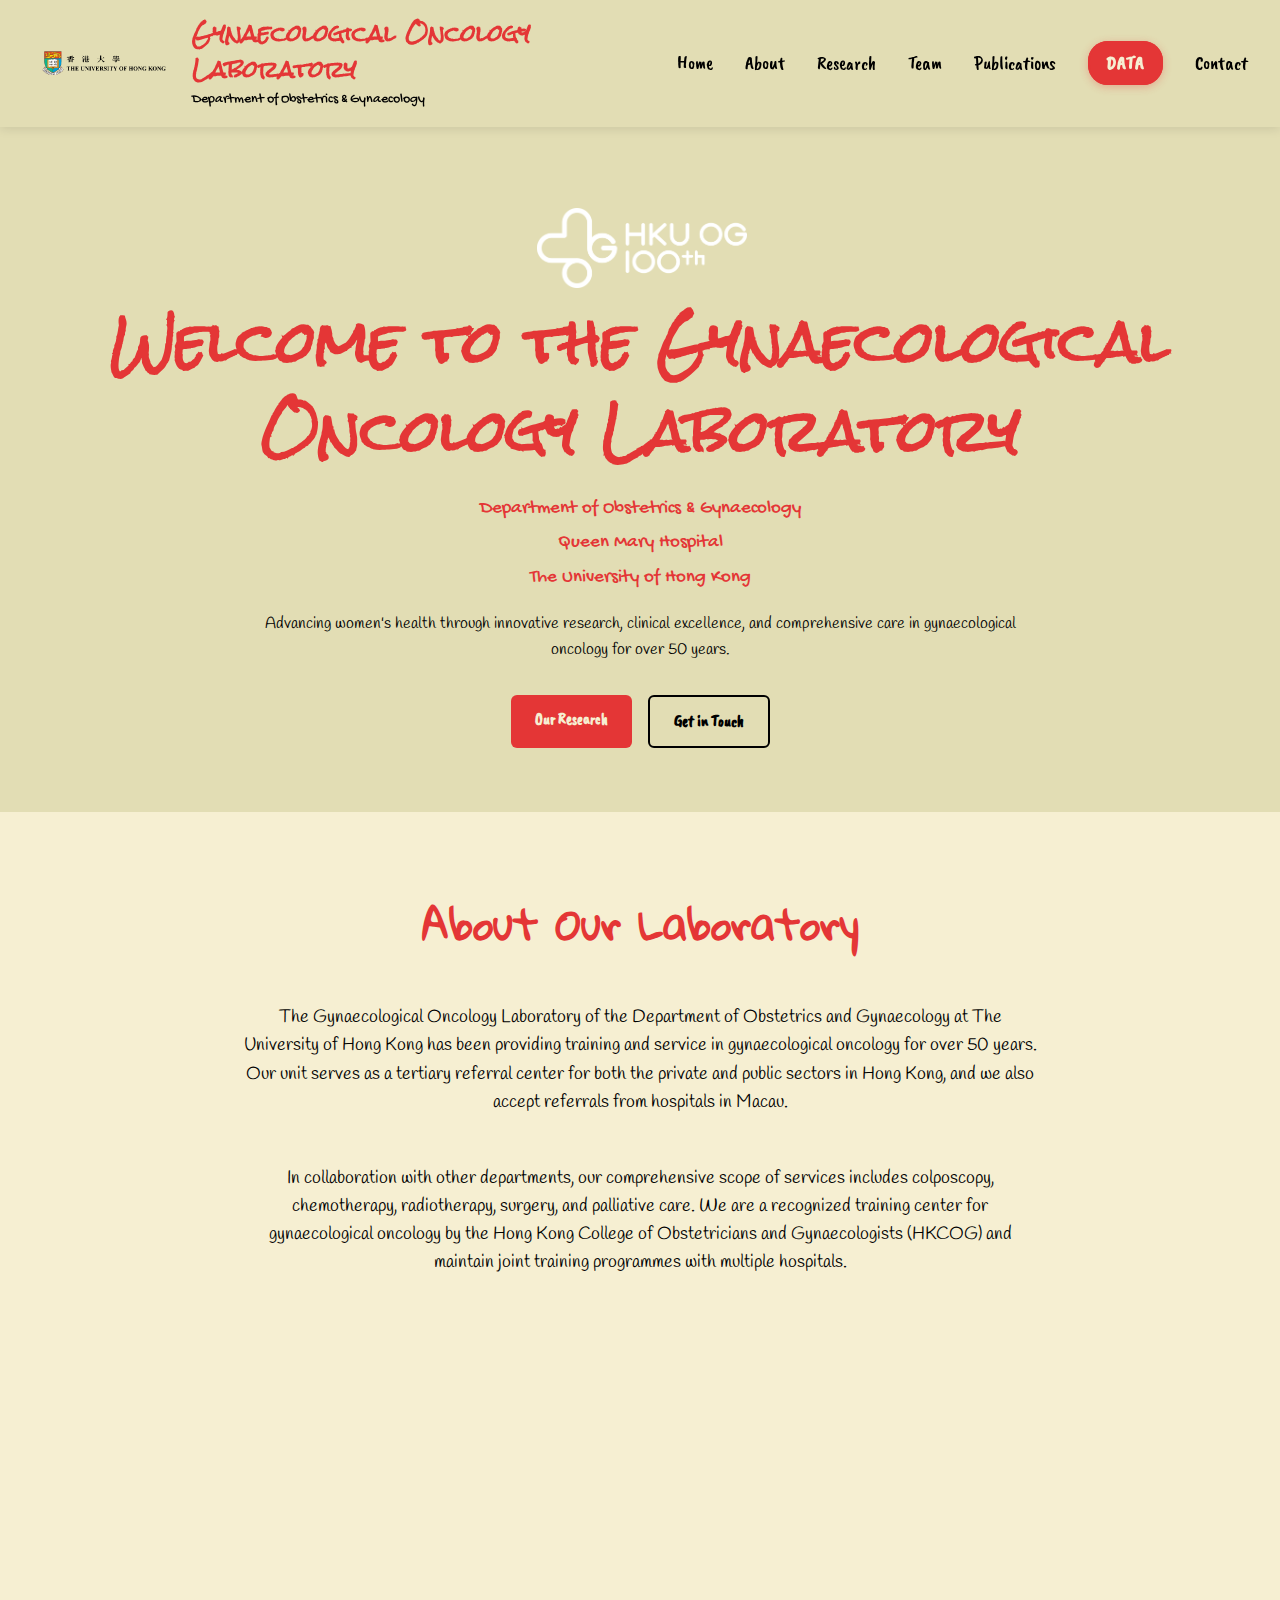
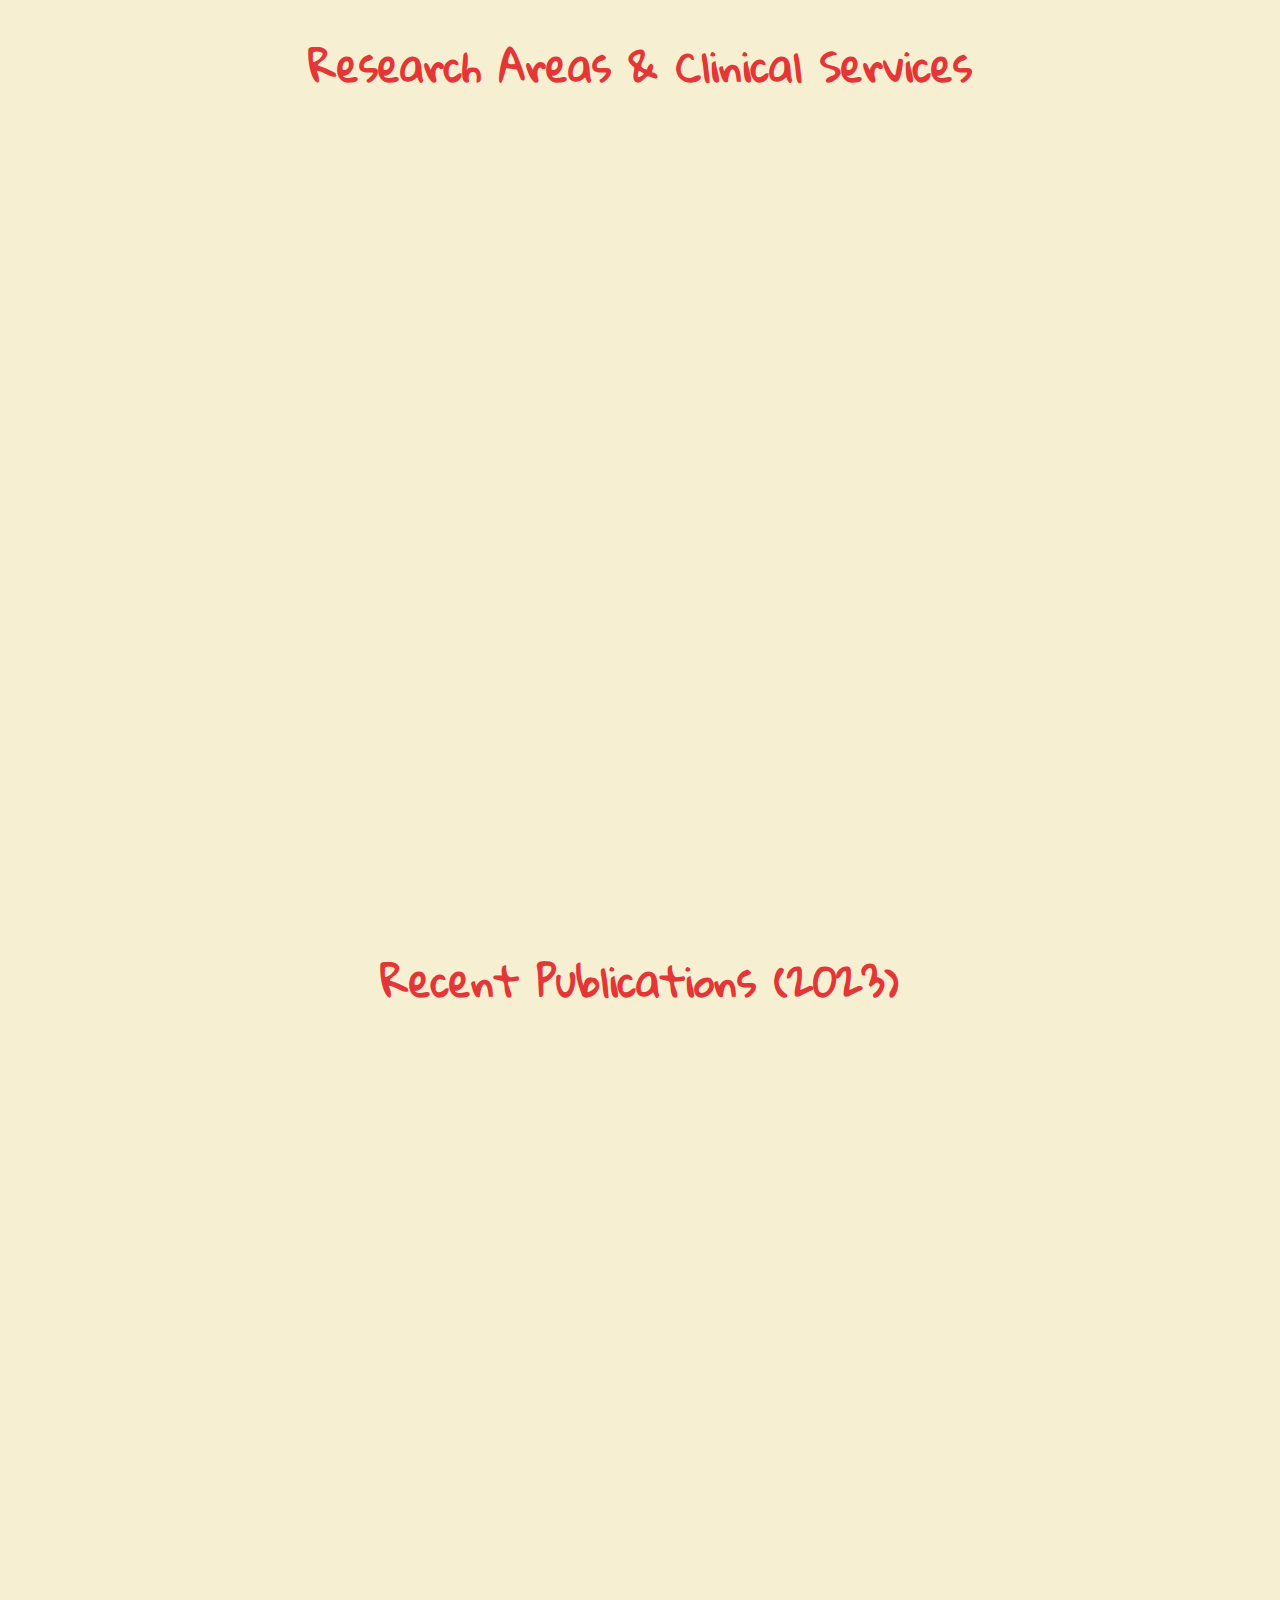
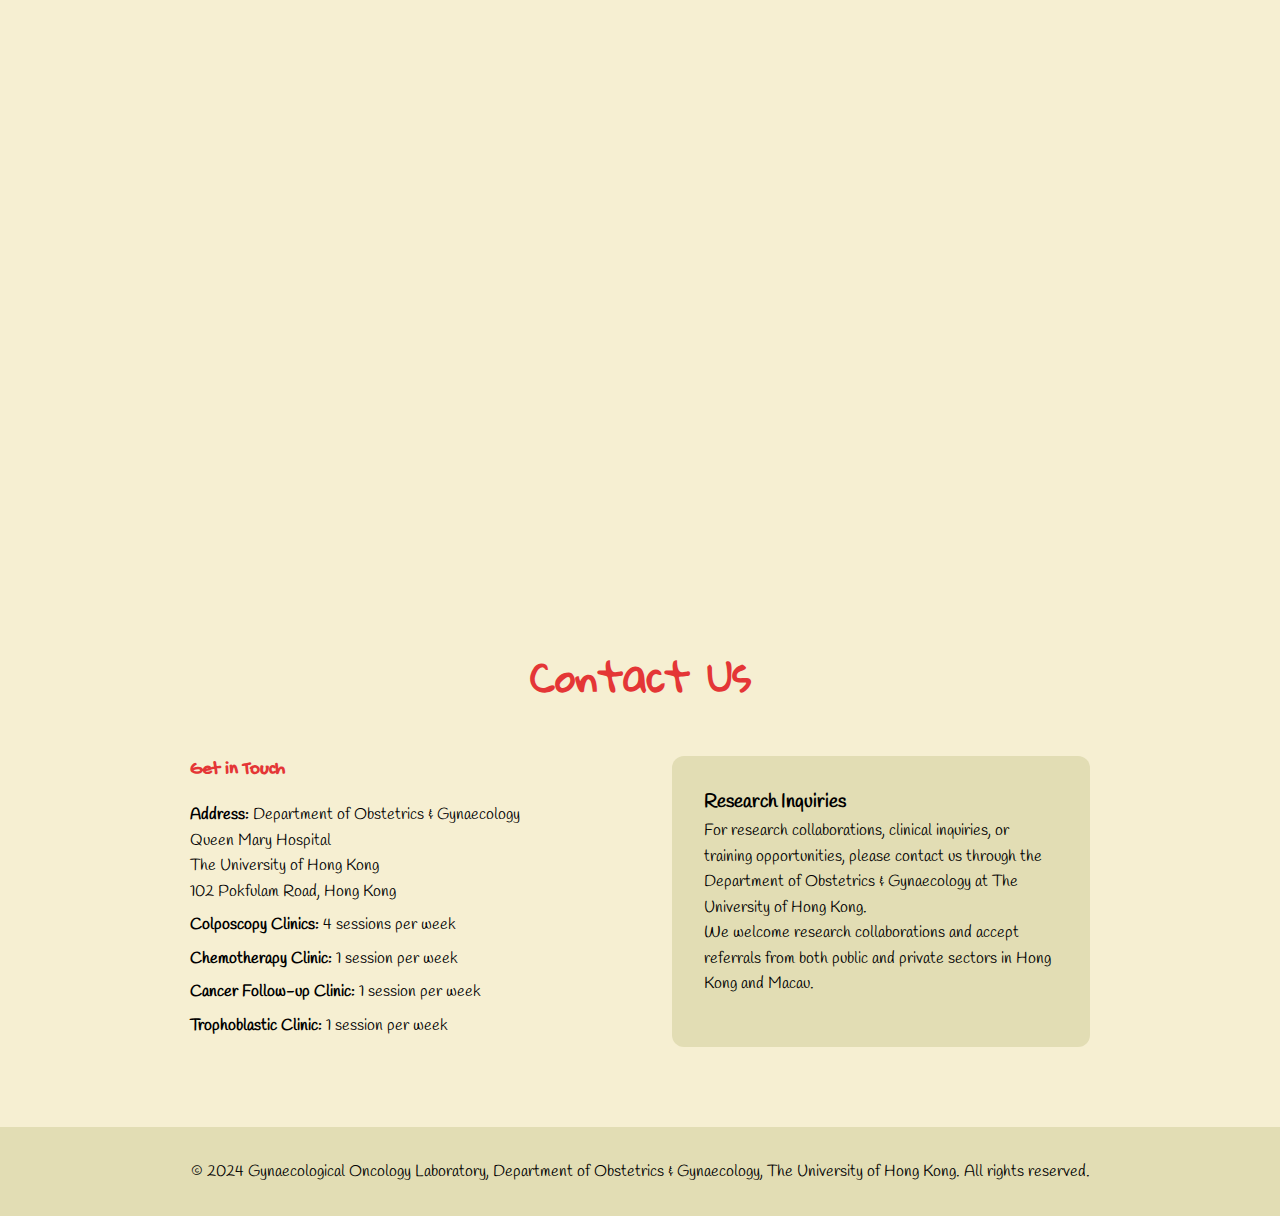
<file: index.html>
<!DOCTYPE html>
<html lang="en">
<head>
    <meta charset="UTF-8">
    <meta name="viewport" content="width=device-width, initial-scale=1.0">
    <title>Gynaecological Oncology Research Laboratory - The University of Hong Kong</title>
    <link rel="stylesheet" href="styles.css">
    <link href="https://fonts.googleapis.com/css2?family=Rock+Salt&family=Gochi+Hand&family=Handlee:wght@400;700&family=Caveat+Brush&display=swap" rel="stylesheet">
</head>
<body>
    <header class="header">
        <nav class="nav">
            <div class="nav-brand">
                <img src="logo/HKU_bilingual_logo.png" alt="The University of Hong Kong" class="university-logo">
                <div class="lab-info">
                    <h1>Gynaecological Oncology Laboratory</h1>
                    <p class="dept-name">Department of Obstetrics & Gynaecology</p>
                </div>
            </div>
            <ul class="nav-menu">
                <li><a href="#home">Home</a></li>
                <li><a href="#about">About</a></li>
                <li><a href="#research">Research</a></li>
                <li><a href="team.html">Team</a></li>
                <li><a href="#publications">Publications</a></li>
                <li><a href="https://l740-data-appgit-yu37ma9tytkp6uvydcmvl2.streamlit.app/" target="_blank" class="data-exploration-btn">Data</a></li>
                <li><a href="#contact">Contact</a></li>
            </ul>
        </nav>
    </header>

    <main>
        <section id="home" class="hero">
            <div class="container">
                <div class="hero-logos">
                    <img src="logo/HKU_emblem.jpg" alt="HKU Emblem" class="hku-emblem">
                    <img src="logo/Department_logo.png" alt="Department of Obstetrics & Gynaecology" class="dept-logo">
                </div>
                <h2>Welcome to the Gynaecological Oncology Laboratory</h2>
                <p class="hero-subtitle">Department of Obstetrics & Gynaecology<br>
                Queen Mary Hospital<br>
                The University of Hong Kong</p>
                <p class="hero-description">Advancing women's health through innovative research, clinical excellence, and comprehensive care in gynaecological oncology for over 50 years.</p>
                <div class="hero-buttons">
                    <a href="#research" class="btn btn-primary">Our Research</a>
                    <a href="#contact" class="btn btn-secondary">Get in Touch</a>
                </div>
            </div>
        </section>

        <section id="about" class="section">
            <div class="container">
                <h2 class="gloria-title">About Our Laboratory</h2>
                <div class="about-content">
                    <p>The Gynaecological Oncology Laboratory of the Department of Obstetrics and Gynaecology at The University of Hong Kong has been providing training and service in gynaecological oncology for over 50 years. Our unit serves as a tertiary referral center for both the private and public sectors in Hong Kong, and we also accept referrals from hospitals in Macau.</p>

                    <p>In collaboration with other departments, our comprehensive scope of services includes colposcopy, chemotherapy, radiotherapy, surgery, and palliative care. We are a recognized training center for gynaecological oncology by the Hong Kong College of Obstetricians and Gynaecologists (HKCOG) and maintain joint training programmes with multiple hospitals.</p>

                    <div class="stats">
                        <div class="stat">
                            <h3>2,407</h3>
                            <p>Chemotherapy Courses (2023)</p>
                        </div>
                        <div class="stat">
                            <h3>1,785</h3>
                            <p>Colposcopy Cases (2023)</p>
                        </div>
                        <div class="stat">
                            <h3>50+</h3>
                            <p>Years of Excellence</p>
                        </div>
                    </div>
                </div>
            </div>
        </section>

        <section id="research" class="section bg-light">
            <div class="container">
                <h2 class="gloria-title">Research Areas & Clinical Services</h2>
                <div class="research-grid">
                    <a href="cervical-cancer.html" class="research-card-link">
                        <div class="research-card">
                            <h3>Cervical Cancer Research</h3>
                            <p>Comprehensive research in cervical malignancies including HPV detection, genotyping, colposcopy services, and large loop excision procedures. Our team handles 69 new cervical cancer cases annually with advanced diagnostic and treatment protocols.</p>
                            <span class="learn-more">Learn More →</span>
                        </div>
                    </a>
                    <a href="ovarian-uterine.html" class="research-card-link">
                        <div class="research-card">
                            <h3>Ovarian & Uterine Malignancies</h3>
                            <p>Extensive research and clinical management of epithelial ovarian cancer (61 new cases in 2023), endometrial carcinomas (133 new cases), and other gynecological malignancies including gestational trophoblastic neoplasia and primary peritoneal carcinomas.</p>
                            <span class="learn-more">Learn More →</span>
                        </div>
                    </a>
                    <a href="translational-research.html" class="research-card-link">
                        <div class="research-card">
                            <h3>Translational Research</h3>
                            <p>Advanced laboratory research including cell line culture, CRISPR/Cas9 gene editing, 3D organoids assays, DNA methylation analysis, immunohistochemistry, and proteomics. Our research focuses on biomarker discovery and personalized treatment approaches.</p>
                            <span class="learn-more">Learn More →</span>
                        </div>
                    </a>
                    <a href="surgical-innovation.html" class="research-card-link">
                        <div class="research-card">
                            <h3>Surgical Innovation</h3>
                            <p>Leading expertise in minimally invasive surgery including laparoscopic procedures, Da Vinci robotic surgery, and sentinel lymph node biopsy techniques. We perform over 300 surgical procedures annually with advanced staging and debulking surgeries.</p>
                            <span class="learn-more">Learn More →</span>
                        </div>
                    </a>
                    <a href="clinical-trials.html" class="research-card-link">
                        <div class="research-card">
                            <h3>Clinical Trials & Chemotherapy</h3>
                            <p>Active participation in international clinical trials with comprehensive chemotherapy services including PARP inhibitors, immunotherapy, and targeted therapies. We administered 2,407 courses of chemotherapy in 2023.</p>
                            <span class="learn-more">Learn More →</span>
                        </div>
                    </a>
                    <a href="training-education.html" class="research-card-link">
                        <div class="research-card">
                            <h3>Training & Education</h3>
                            <p>HKCOG-recognized training center with joint programmes across multiple hospitals. We provide subspecialist training in gynaecological oncology and actively promote women's health through public education and research dissemination.</p>
                            <span class="learn-more">Learn More →</span>
                        </div>
                    </a>
                </div>
            </div>
        </section>


        <section id="publications" class="section bg-light">
            <div class="container">
                <h2 class="gloria-title">Recent Publications (2023)</h2>
                <div class="publications-list">
                    <article class="publication">
                        <h3>Maximizing the cost-effectiveness of cervical screening in the context of routine HPV vaccination by optimizing screening strategies</h3>
                        <p class="authors">Choi H, Leung K, Chan K, Bai Y, Jit M, Wu J</p>
                        <p class="journal">BMC Med. 2023;21:48</p>
                    </article>
                    <article class="publication">
                        <h3>Intraperitoneal Carboplatin for Ovarian Cancer - A Phase 2/3 Trial</h3>
                        <p class="authors">Nagao S, Fujiwara K, Yamamoto K, et al. (including Chan K)</p>
                        <p class="journal">NEJM Evid. 2023;2(5):EVIDoa2200225</p>
                    </article>
                    <article class="publication">
                        <h3>Patient-derived organoid culture in epithelial ovarian cancers-Techniques, applications, and future perspectives</h3>
                        <p class="authors">Chan WS, Mo X, Ip PPC, Tse KY</p>
                        <p class="journal">Cancer Med. 2023;12(19):19714-19731</p>
                    </article>
                    <article class="publication">
                        <h3>Outcome after loop electrosurgical excision procedure for cervical high-grade squamous intraepithelial lesion</h3>
                        <p class="authors">Kwok ST, Chan KKL, Tse KY, Chu MMY, Lau LSK, Ngan HYS, Ngu SF</p>
                        <p class="journal">Taiwan J Obstet Gynecol. 2023;62(1):45-49</p>
                    </article>
                    <article class="publication">
                        <h3>Patient-Initiated Follow-Up in Ovarian Cancer</h3>
                        <p class="authors">Luk HM, Ngu SF, Lau LSK, Tse KY, Chu MMY, Kwok ST, Ngan HYS, Chan KKL</p>
                        <p class="journal">Curr Oncol. 2023;30(4):3627-3636</p>
                    </article>
                </div>
            </div>
        </section>

        <section id="contact" class="section">
            <div class="container">
                <h2 class="gloria-title">Contact Us</h2>
                <div class="contact-content">
                    <div class="contact-info">
                        <h3>Get in Touch</h3>
                        <p><strong>Address:</strong> Department of Obstetrics & Gynaecology<br>
                        Queen Mary Hospital<br>
                        The University of Hong Kong<br>
                        102 Pokfulam Road, Hong Kong</p>
                        <p><strong>Colposcopy Clinics:</strong> 4 sessions per week</p>
                        <p><strong>Chemotherapy Clinic:</strong> 1 session per week</p>
                        <p><strong>Cancer Follow-up Clinic:</strong> 1 session per week</p>
                        <p><strong>Trophoblastic Clinic:</strong> 1 session per week</p>
                    </div>
                    <div class="contact-form">
                        <h3>Research Inquiries</h3>
                        <p>For research collaborations, clinical inquiries, or training opportunities, please contact us through the Department of Obstetrics & Gynaecology at The University of Hong Kong.</p>
                        <p>We welcome research collaborations and accept referrals from both public and private sectors in Hong Kong and Macau.</p>
                    </div>
                </div>
            </div>
        </section>
    </main>

    <footer class="footer">
        <div class="container">
            <p>&copy; 2024 Gynaecological Oncology Laboratory, Department of Obstetrics & Gynaecology, The University of Hong Kong. All rights reserved.</p>
        </div>
    </footer>

    <script src="script.js"></script>
</body>
</html>
</file>
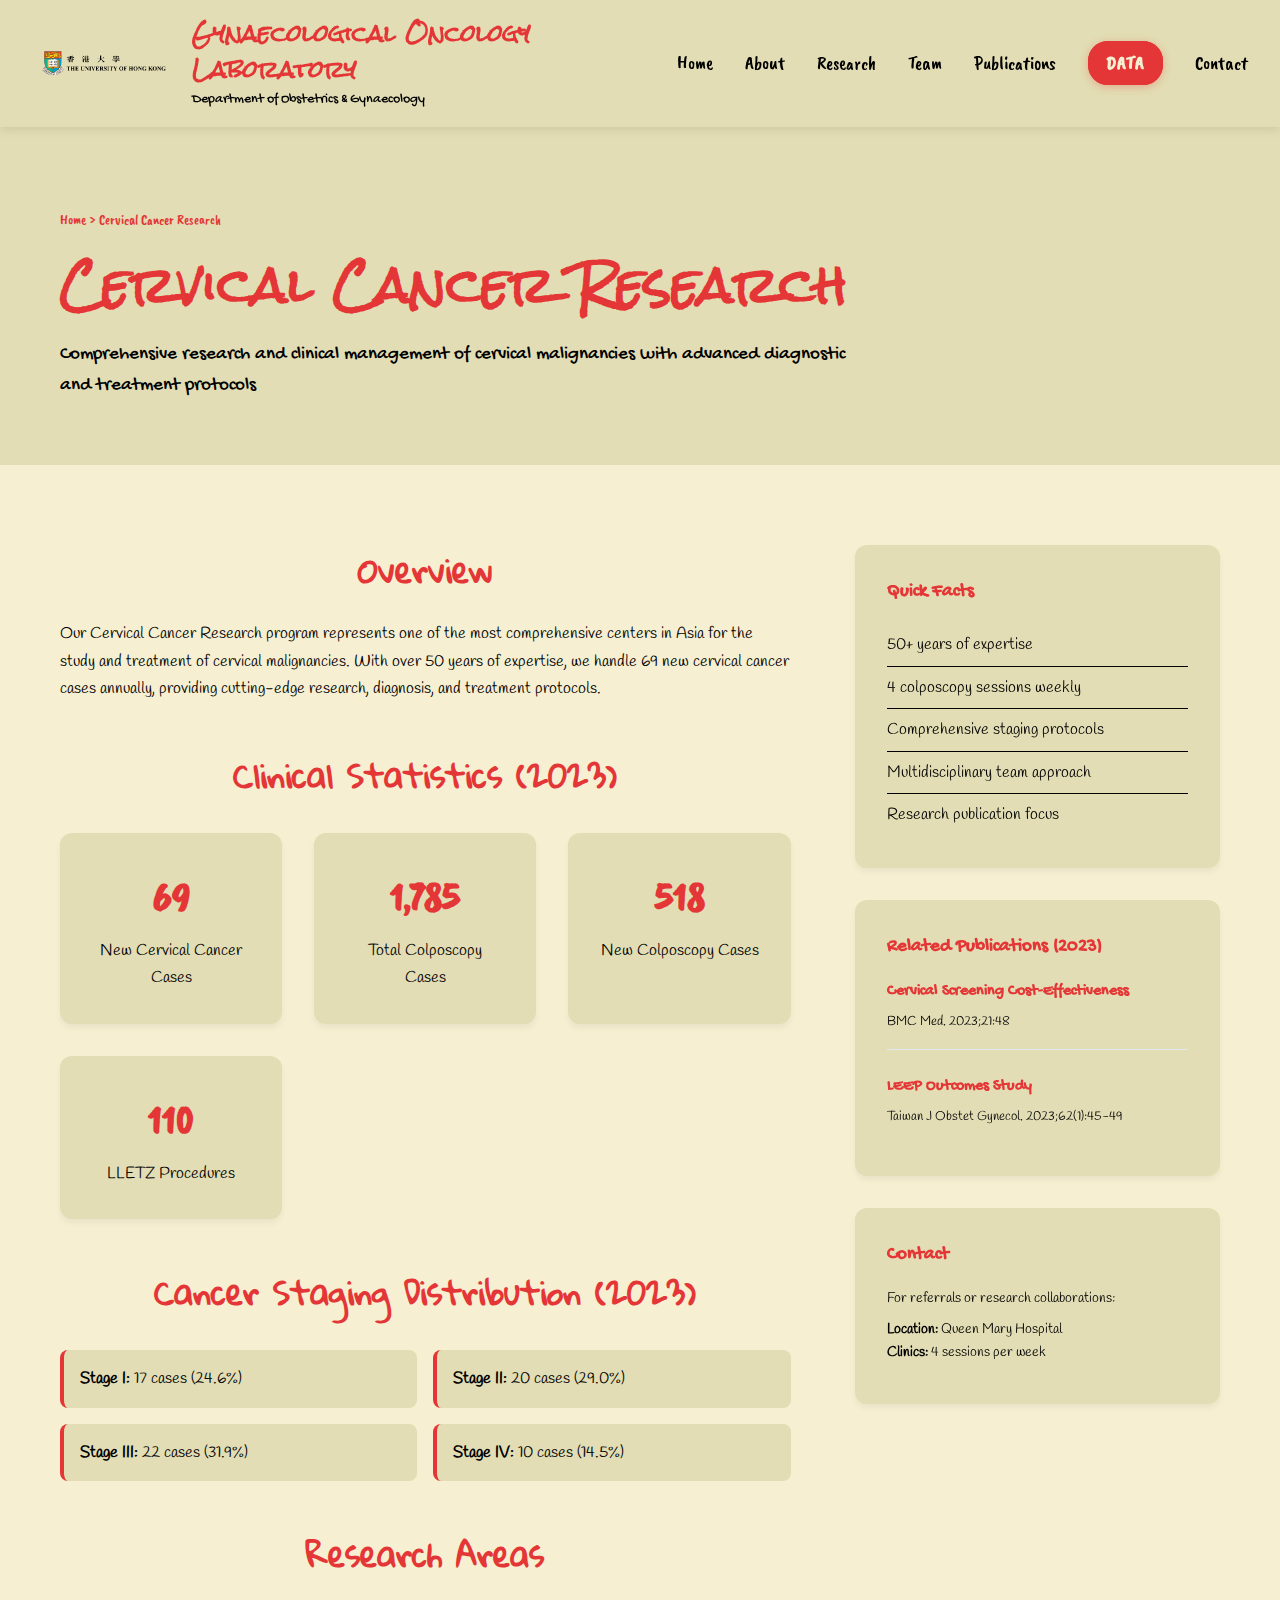
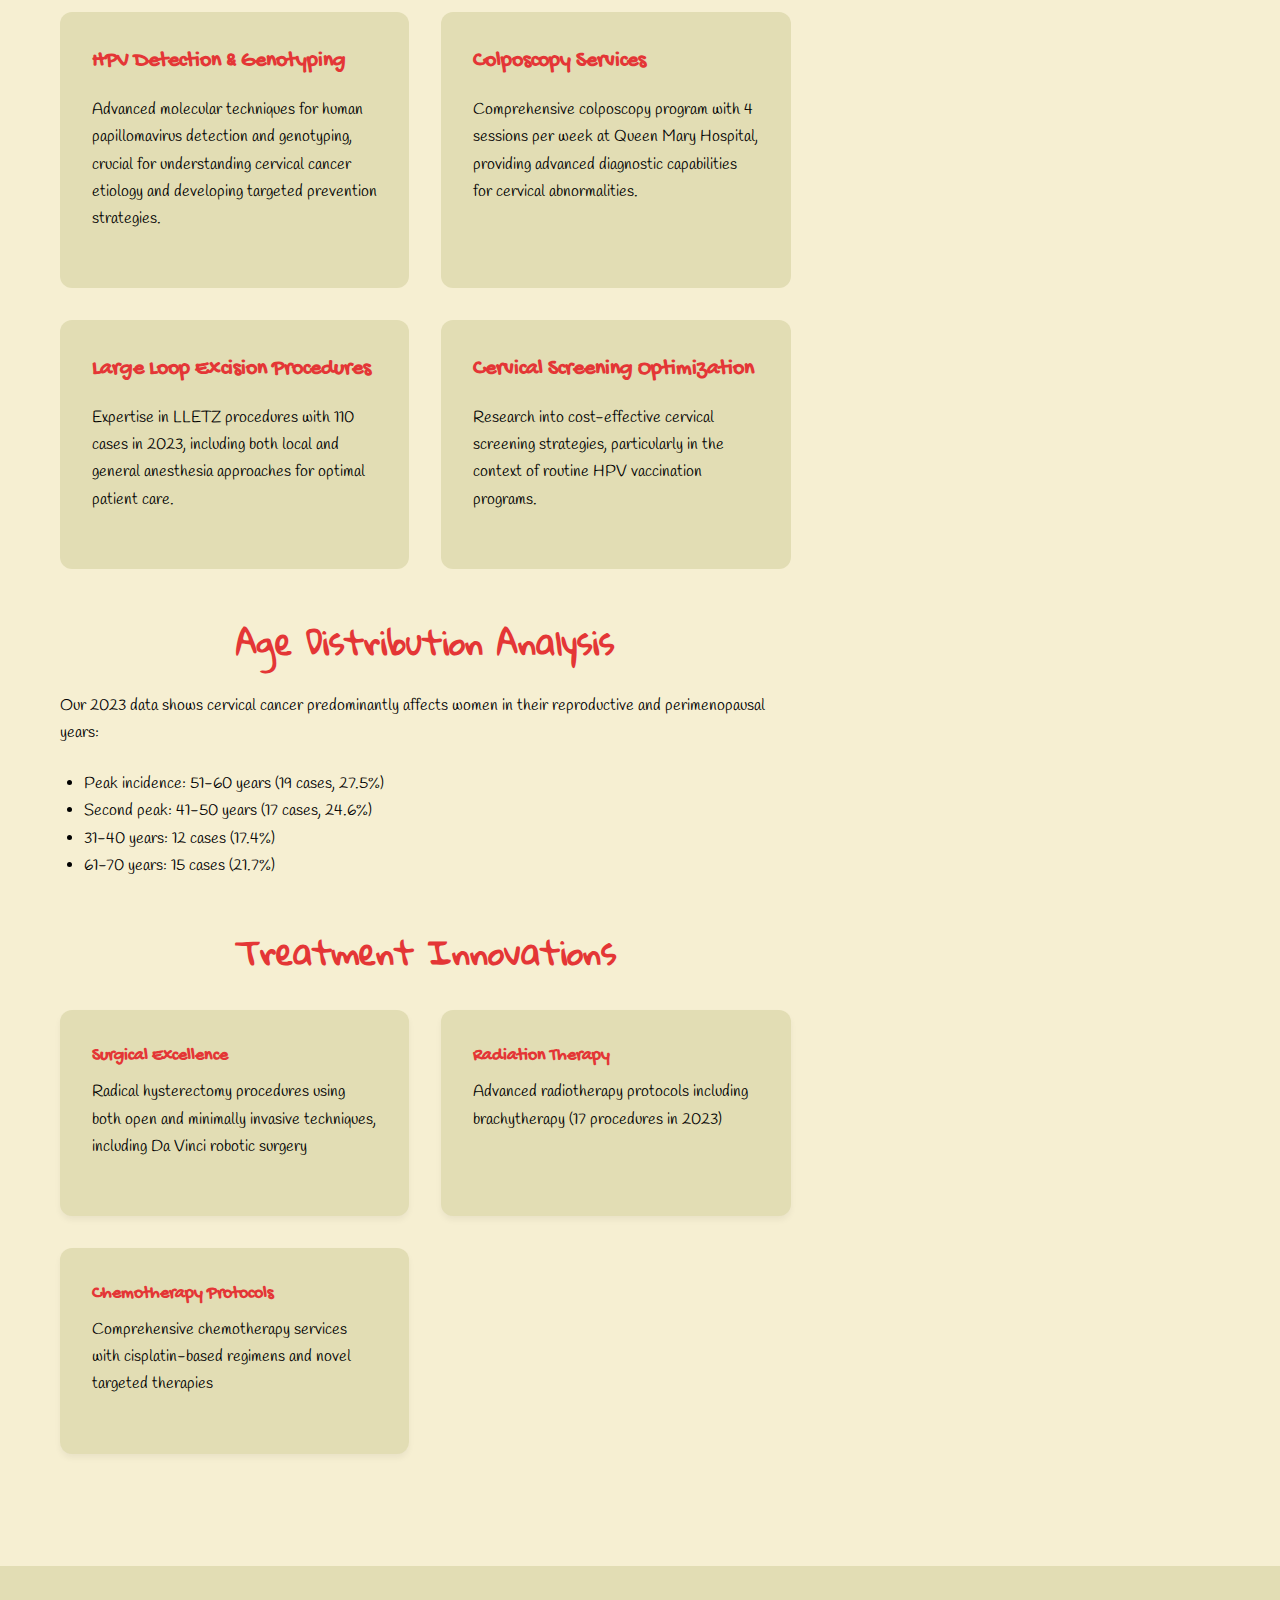
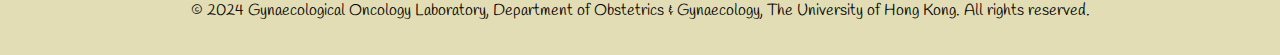
<file: cervical-cancer.html>
<!DOCTYPE html>
<html lang="en">
<head>
    <meta charset="UTF-8">
    <meta name="viewport" content="width=device-width, initial-scale=1.0">
    <title>Cervical Cancer Research - Gynaecological Oncology Laboratory, HKU</title>
    <link rel="stylesheet" href="styles.css">
    <link href="https://fonts.googleapis.com/css2?family=Rock+Salt&family=Gochi+Hand&family=Handlee:wght@400;700&family=Caveat+Brush&display=swap" rel="stylesheet">
</head>
<body>
    <header class="header">
        <nav class="nav">
            <div class="nav-brand">
                <img src="logo/HKU_bilingual_logo.png" alt="The University of Hong Kong" class="university-logo">
                <div class="lab-info">
                    <h1>Gynaecological Oncology Laboratory</h1>
                    <p class="dept-name">Department of Obstetrics & Gynaecology</p>
                </div>
            </div>
            <ul class="nav-menu">
                <li><a href="index.html">Home</a></li>
                <li><a href="index.html#about">About</a></li>
                <li><a href="index.html#research">Research</a></li>
                <li><a href="team.html">Team</a></li>
                <li><a href="index.html#publications">Publications</a></li>
                <li><a href="https://l740-data-appgit-yu37ma9tytkp6uvydcmvl2.streamlit.app/" target="_blank" class="data-exploration-btn">Data</a></li>
                <li><a href="index.html#contact">Contact</a></li>
            </ul>
        </nav>
    </header>

    <main>
        <section class="hero-subpage">
            <div class="container">
                <div class="breadcrumb">
                    <a href="index.html">Home</a> > <span>Cervical Cancer Research</span>
                </div>
                <h1>Cervical Cancer Research</h1>
                <p class="subpage-subtitle">Comprehensive research and clinical management of cervical malignancies with advanced diagnostic and treatment protocols</p>
            </div>
        </section>

        <section class="section">
            <div class="container">
                <div class="content-layout">
                    <div class="main-content">
                        <h2 class="gloria-title">Overview</h2>
                        <p>Our Cervical Cancer Research program represents one of the most comprehensive centers in Asia for the study and treatment of cervical malignancies. With over 50 years of expertise, we handle 69 new cervical cancer cases annually, providing cutting-edge research, diagnosis, and treatment protocols.</p>

                        <h2 class="gloria-title">Clinical Statistics (2023)</h2>
                        <div class="stats-grid">
                            <div class="stat-card">
                                <h3>69</h3>
                                <p>New Cervical Cancer Cases</p>
                            </div>
                            <div class="stat-card">
                                <h3>1,785</h3>
                                <p>Total Colposcopy Cases</p>
                            </div>
                            <div class="stat-card">
                                <h3>518</h3>
                                <p>New Colposcopy Cases</p>
                            </div>
                            <div class="stat-card">
                                <h3>110</h3>
                                <p>LLETZ Procedures</p>
                            </div>
                        </div>

                        <h2 class="gloria-title">Cancer Staging Distribution (2023)</h2>
                        <div class="staging-info">
                            <div class="stage-item">
                                <strong>Stage I:</strong> 17 cases (24.6%)
                            </div>
                            <div class="stage-item">
                                <strong>Stage II:</strong> 20 cases (29.0%)
                            </div>
                            <div class="stage-item">
                                <strong>Stage III:</strong> 22 cases (31.9%)
                            </div>
                            <div class="stage-item">
                                <strong>Stage IV:</strong> 10 cases (14.5%)
                            </div>
                        </div>

                        <h2 class="gloria-title">Research Areas</h2>
                        <div class="research-areas">
                            <div class="research-area">
                                <h3>HPV Detection & Genotyping</h3>
                                <p>Advanced molecular techniques for human papillomavirus detection and genotyping, crucial for understanding cervical cancer etiology and developing targeted prevention strategies.</p>
                            </div>
                            <div class="research-area">
                                <h3>Colposcopy Services</h3>
                                <p>Comprehensive colposcopy program with 4 sessions per week at Queen Mary Hospital, providing advanced diagnostic capabilities for cervical abnormalities.</p>
                            </div>
                            <div class="research-area">
                                <h3>Large Loop Excision Procedures</h3>
                                <p>Expertise in LLETZ procedures with 110 cases in 2023, including both local and general anesthesia approaches for optimal patient care.</p>
                            </div>
                            <div class="research-area">
                                <h3>Cervical Screening Optimization</h3>
                                <p>Research into cost-effective cervical screening strategies, particularly in the context of routine HPV vaccination programs.</p>
                            </div>
                        </div>

                        <h2 class="gloria-title">Age Distribution Analysis</h2>
                        <p>Our 2023 data shows cervical cancer predominantly affects women in their reproductive and perimenopausal years:</p>
                        <ul>
                            <li>Peak incidence: 51-60 years (19 cases, 27.5%)</li>
                            <li>Second peak: 41-50 years (17 cases, 24.6%)</li>
                            <li>31-40 years: 12 cases (17.4%)</li>
                            <li>61-70 years: 15 cases (21.7%)</li>
                        </ul>

                        <h2 class="gloria-title">Treatment Innovations</h2>
                        <div class="treatment-grid">
                            <div class="treatment-item">
                                <h4>Surgical Excellence</h4>
                                <p>Radical hysterectomy procedures using both open and minimally invasive techniques, including Da Vinci robotic surgery</p>
                            </div>
                            <div class="treatment-item">
                                <h4>Radiation Therapy</h4>
                                <p>Advanced radiotherapy protocols including brachytherapy (17 procedures in 2023)</p>
                            </div>
                            <div class="treatment-item">
                                <h4>Chemotherapy Protocols</h4>
                                <p>Comprehensive chemotherapy services with cisplatin-based regimens and novel targeted therapies</p>
                            </div>
                        </div>
                    </div>

                    <div class="sidebar">
                        <div class="sidebar-card">
                            <h3>Quick Facts</h3>
                            <ul>
                                <li>50+ years of expertise</li>
                                <li>4 colposcopy sessions weekly</li>
                                <li>Comprehensive staging protocols</li>
                                <li>Multidisciplinary team approach</li>
                                <li>Research publication focus</li>
                            </ul>
                        </div>

                        <div class="sidebar-card">
                            <h3>Related Publications (2023)</h3>
                            <div class="publication-item">
                                <h4>Cervical Screening Cost-Effectiveness</h4>
                                <p>BMC Med. 2023;21:48</p>
                            </div>
                            <div class="publication-item">
                                <h4>LEEP Outcomes Study</h4>
                                <p>Taiwan J Obstet Gynecol. 2023;62(1):45-49</p>
                            </div>
                        </div>

                        <div class="sidebar-card">
                            <h3>Contact</h3>
                            <p>For referrals or research collaborations:</p>
                            <p><strong>Location:</strong> Queen Mary Hospital<br>
                            <strong>Clinics:</strong> 4 sessions per week</p>
                        </div>
                    </div>
                </div>
            </div>
        </section>
    </main>

    <footer class="footer">
        <div class="container">
            <p>&copy; 2024 Gynaecological Oncology Laboratory, Department of Obstetrics & Gynaecology, The University of Hong Kong. All rights reserved.</p>
        </div>
    </footer>

    <script src="script.js"></script>
</body>
</html>
</file>
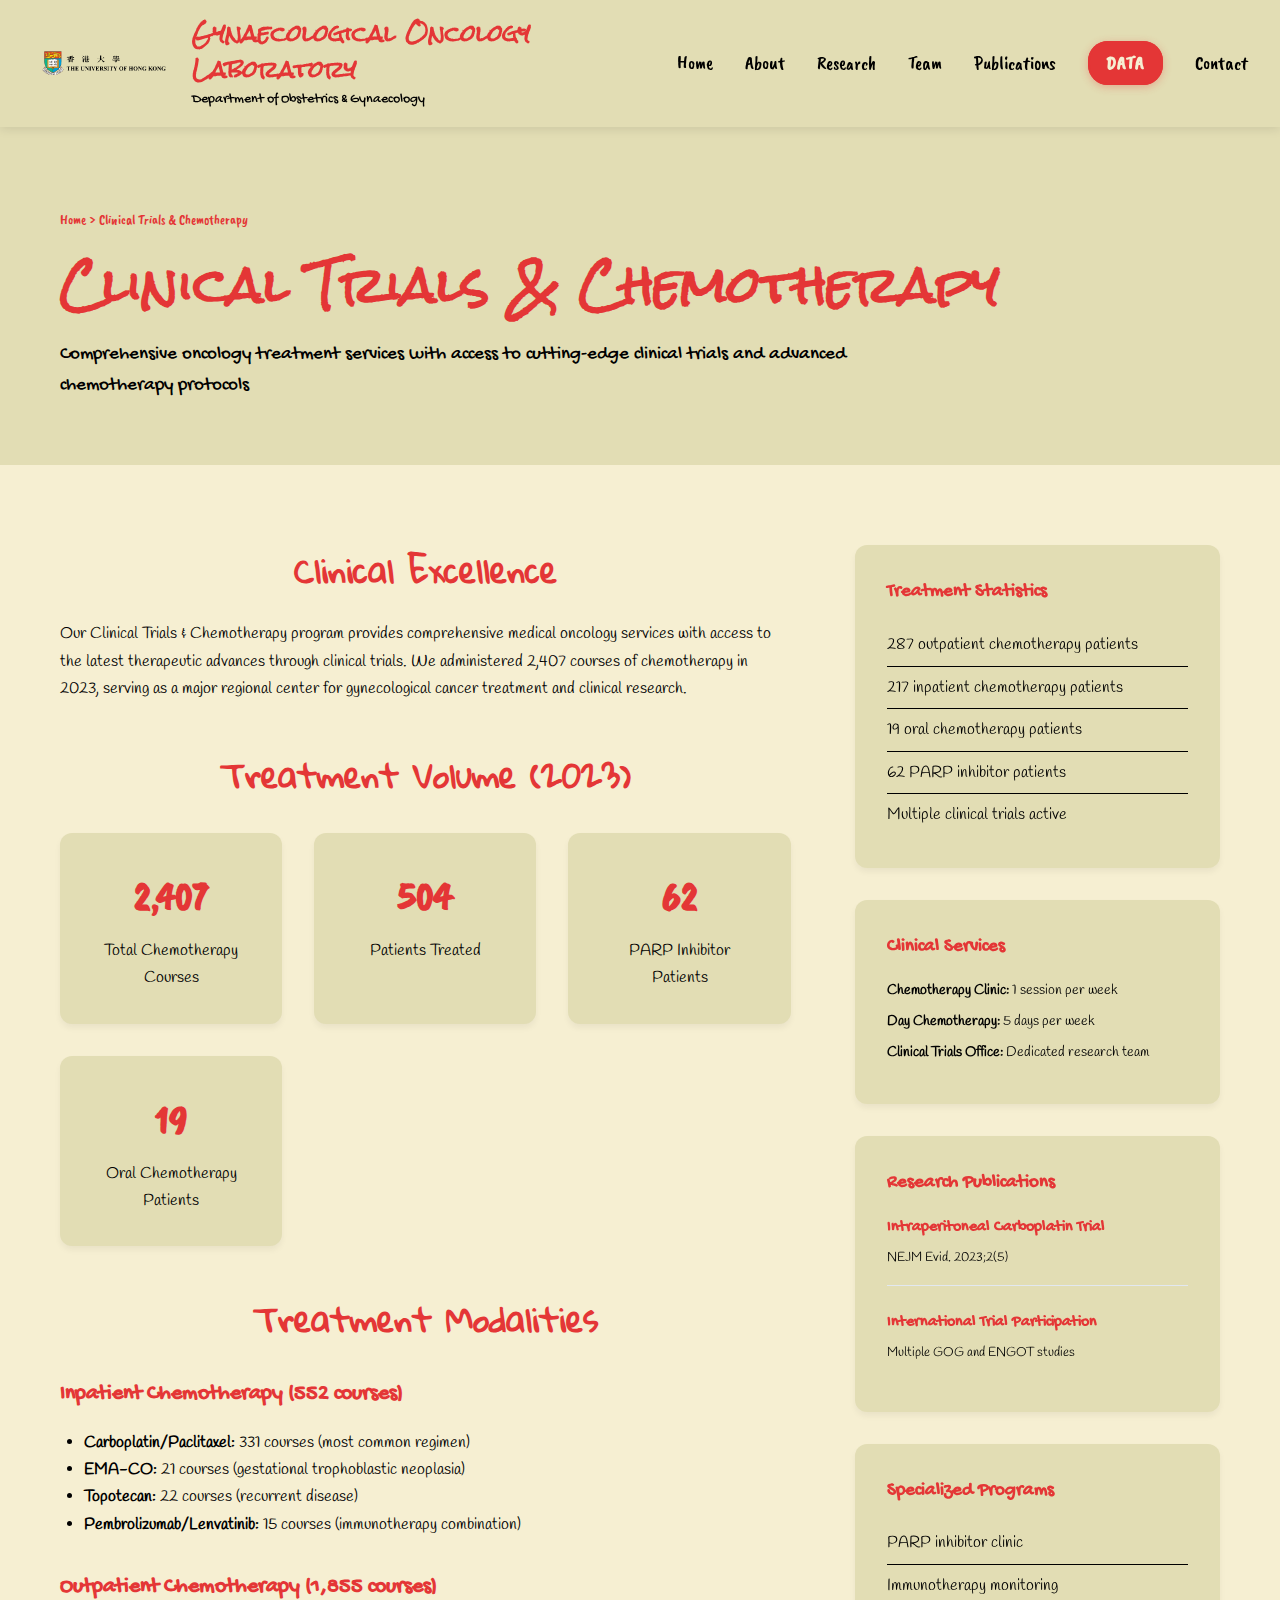
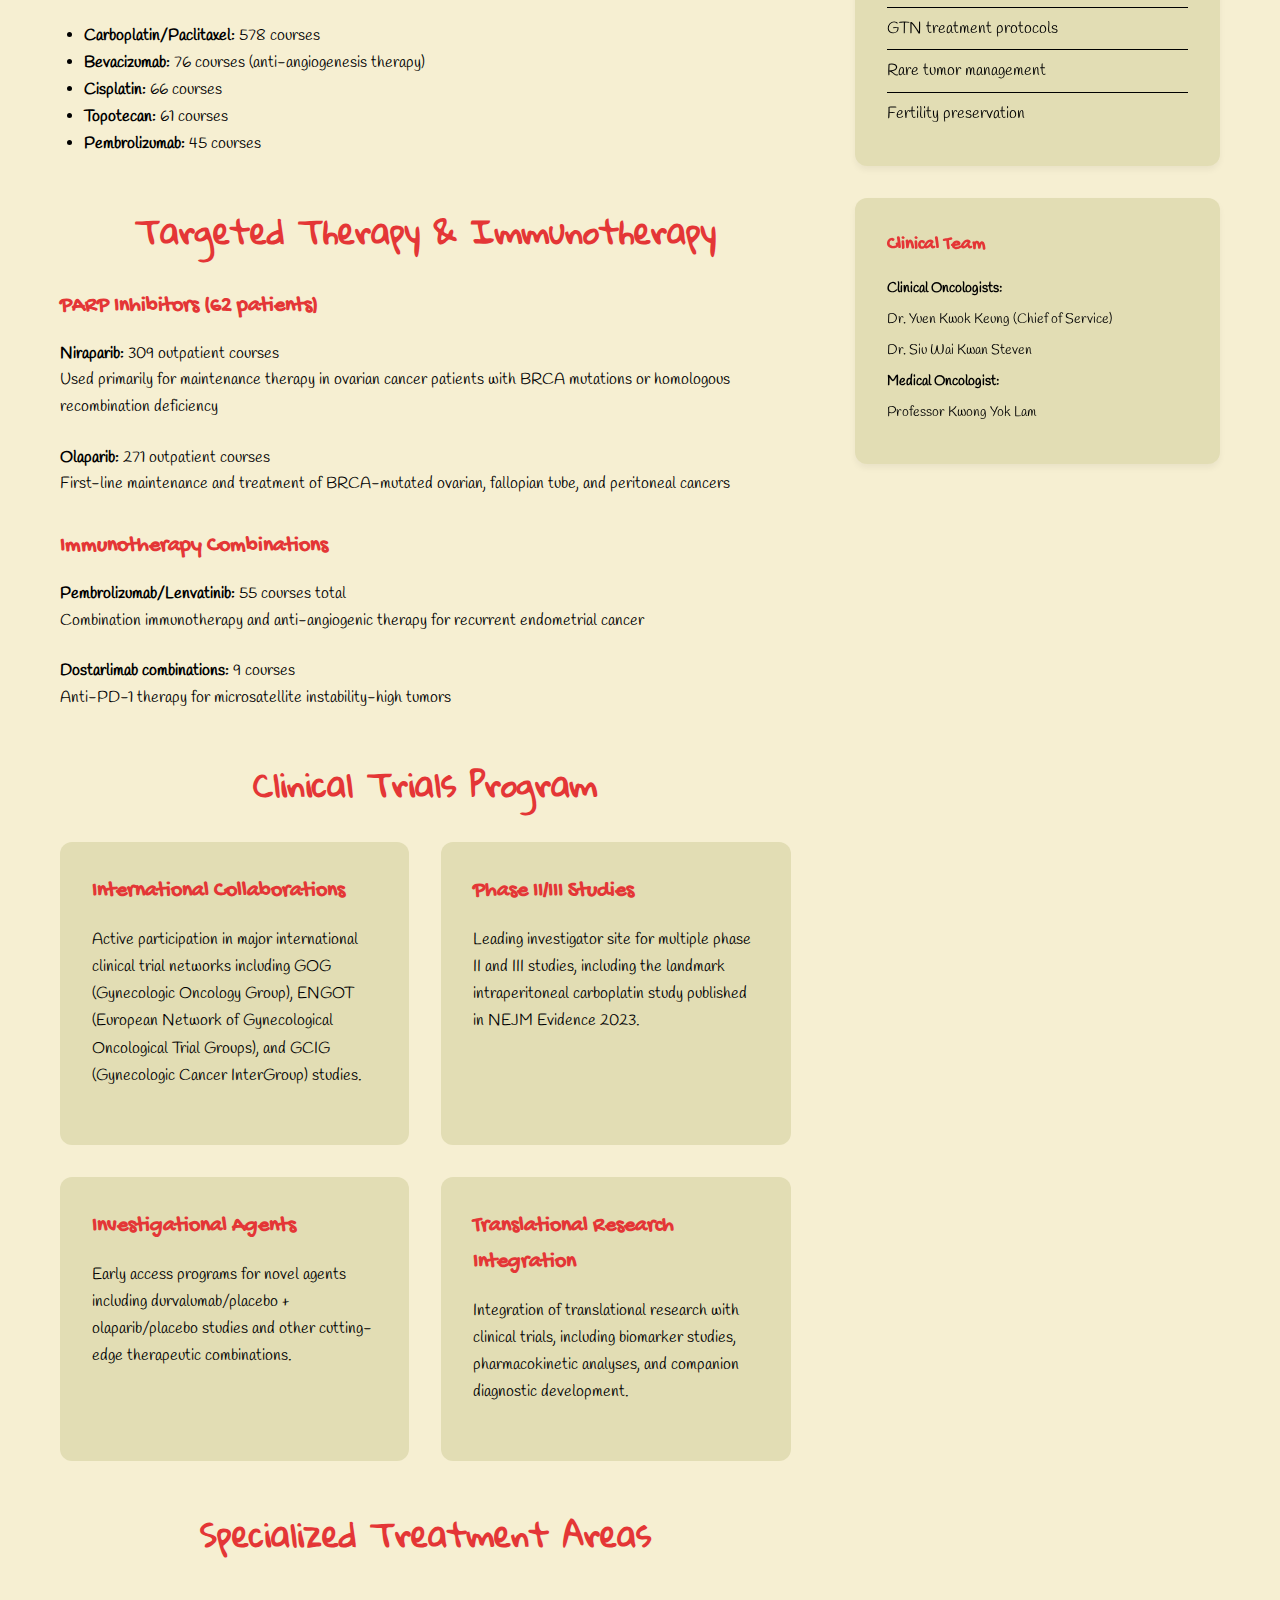
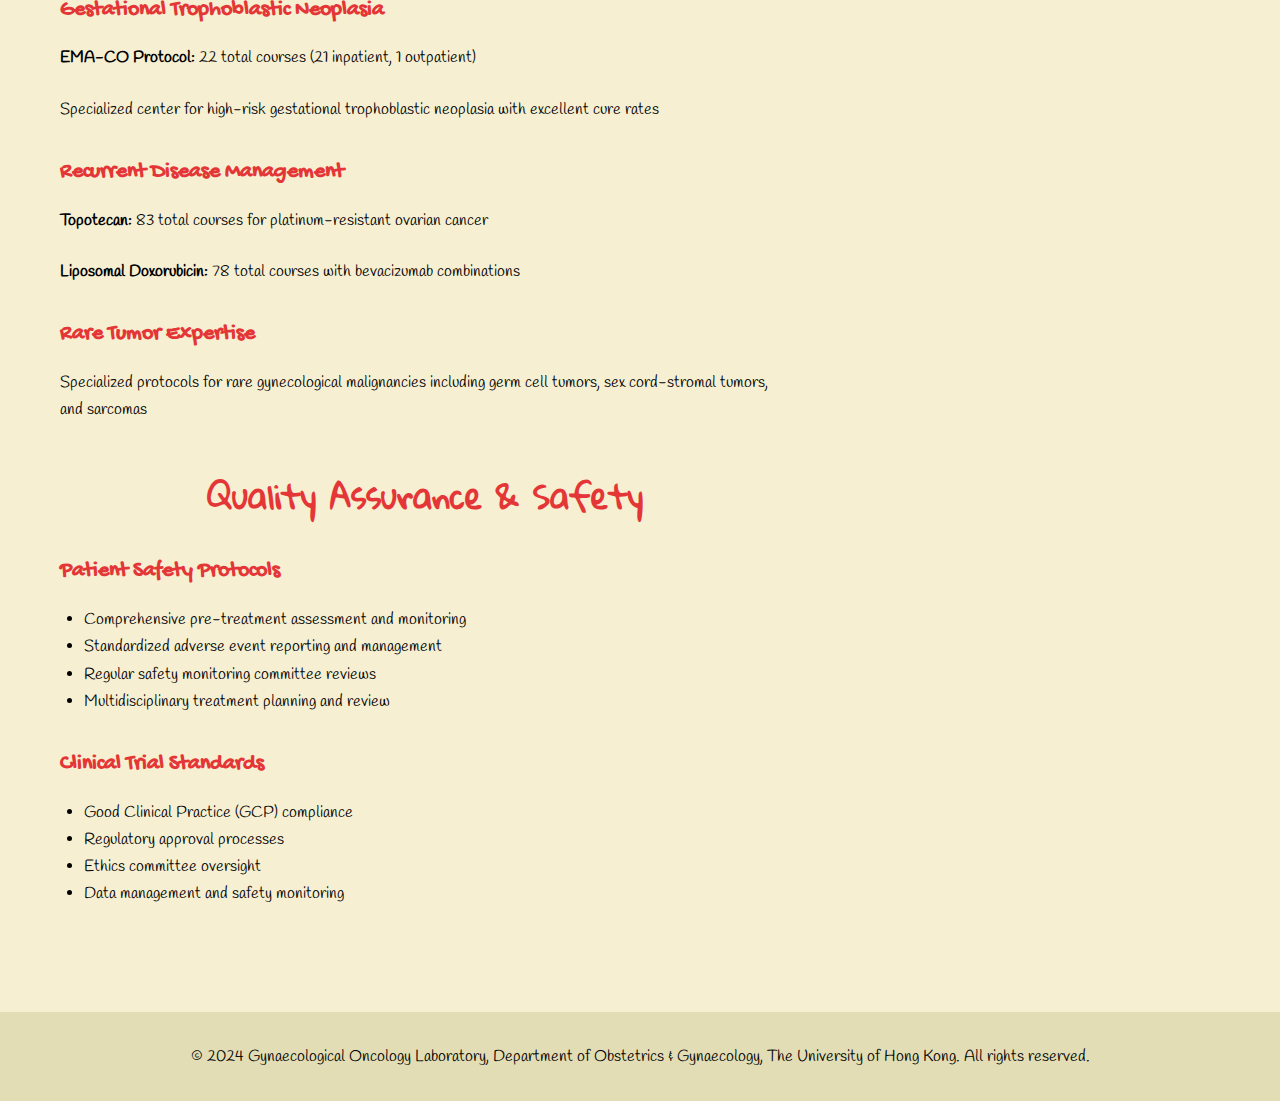
<file: clinical-trials.html>
<!DOCTYPE html>
<html lang="en">
<head>
    <meta charset="UTF-8">
    <meta name="viewport" content="width=device-width, initial-scale=1.0">
    <title>Clinical Trials & Chemotherapy - Gynaecological Oncology Laboratory, HKU</title>
    <link rel="stylesheet" href="styles.css">
    <link href="https://fonts.googleapis.com/css2?family=Rock+Salt&family=Gochi+Hand&family=Handlee:wght@400;700&family=Caveat+Brush&display=swap" rel="stylesheet">
</head>
<body>
    <header class="header">
        <nav class="nav">
            <div class="nav-brand">
                <img src="logo/HKU_bilingual_logo.png" alt="The University of Hong Kong" class="university-logo">
                <div class="lab-info">
                    <h1>Gynaecological Oncology Laboratory</h1>
                    <p class="dept-name">Department of Obstetrics & Gynaecology</p>
                </div>
            </div>
            <ul class="nav-menu">
                <li><a href="index.html">Home</a></li>
                <li><a href="index.html#about">About</a></li>
                <li><a href="index.html#research">Research</a></li>
                <li><a href="team.html">Team</a></li>
                <li><a href="index.html#publications">Publications</a></li>
                <li><a href="https://l740-data-appgit-yu37ma9tytkp6uvydcmvl2.streamlit.app/" target="_blank" class="data-exploration-btn">Data</a></li>
                <li><a href="index.html#contact">Contact</a></li>
            </ul>
        </nav>
    </header>

    <main>
        <section class="hero-subpage">
            <div class="container">
                <div class="breadcrumb">
                    <a href="index.html">Home</a> > <span>Clinical Trials & Chemotherapy</span>
                </div>
                <h1>Clinical Trials & Chemotherapy</h1>
                <p class="subpage-subtitle">Comprehensive oncology treatment services with access to cutting-edge clinical trials and advanced chemotherapy protocols</p>
            </div>
        </section>

        <section class="section">
            <div class="container">
                <div class="content-layout">
                    <div class="main-content">
                        <h2 class="gloria-title">Clinical Excellence</h2>
                        <p>Our Clinical Trials & Chemotherapy program provides comprehensive medical oncology services with access to the latest therapeutic advances through clinical trials. We administered 2,407 courses of chemotherapy in 2023, serving as a major regional center for gynecological cancer treatment and clinical research.</p>

                        <h2 class="gloria-title">Treatment Volume (2023)</h2>
                        <div class="stats-grid">
                            <div class="stat-card">
                                <h3>2,407</h3>
                                <p>Total Chemotherapy Courses</p>
                            </div>
                            <div class="stat-card">
                                <h3>504</h3>
                                <p>Patients Treated</p>
                            </div>
                            <div class="stat-card">
                                <h3>62</h3>
                                <p>PARP Inhibitor Patients</p>
                            </div>
                            <div class="stat-card">
                                <h3>19</h3>
                                <p>Oral Chemotherapy Patients</p>
                            </div>
                        </div>

                        <h2 class="gloria-title">Treatment Modalities</h2>
                        <div class="treatment-breakdown">
                            <div class="treatment-category">
                                <h3>Inpatient Chemotherapy (552 courses)</h3>
                                <ul>
                                    <li><strong>Carboplatin/Paclitaxel:</strong> 331 courses (most common regimen)</li>
                                    <li><strong>EMA-CO:</strong> 21 courses (gestational trophoblastic neoplasia)</li>
                                    <li><strong>Topotecan:</strong> 22 courses (recurrent disease)</li>
                                    <li><strong>Pembrolizumab/Lenvatinib:</strong> 15 courses (immunotherapy combination)</li>
                                </ul>
                            </div>

                            <div class="treatment-category">
                                <h3>Outpatient Chemotherapy (1,855 courses)</h3>
                                <ul>
                                    <li><strong>Carboplatin/Paclitaxel:</strong> 578 courses</li>
                                    <li><strong>Bevacizumab:</strong> 76 courses (anti-angiogenesis therapy)</li>
                                    <li><strong>Cisplatin:</strong> 66 courses</li>
                                    <li><strong>Topotecan:</strong> 61 courses</li>
                                    <li><strong>Pembrolizumab:</strong> 45 courses</li>
                                </ul>
                            </div>
                        </div>

                        <h2 class="gloria-title">Targeted Therapy & Immunotherapy</h2>
                        <div class="targeted-therapies">
                            <div class="therapy-category">
                                <h3>PARP Inhibitors (62 patients)</h3>
                                <div class="drug-details">
                                    <div class="drug-item">
                                        <strong>Niraparib:</strong> 309 outpatient courses
                                        <p>Used primarily for maintenance therapy in ovarian cancer patients with BRCA mutations or homologous recombination deficiency</p>
                                    </div>
                                    <div class="drug-item">
                                        <strong>Olaparib:</strong> 271 outpatient courses
                                        <p>First-line maintenance and treatment of BRCA-mutated ovarian, fallopian tube, and peritoneal cancers</p>
                                    </div>
                                </div>
                            </div>

                            <div class="therapy-category">
                                <h3>Immunotherapy Combinations</h3>
                                <div class="drug-details">
                                    <div class="drug-item">
                                        <strong>Pembrolizumab/Lenvatinib:</strong> 55 courses total
                                        <p>Combination immunotherapy and anti-angiogenic therapy for recurrent endometrial cancer</p>
                                    </div>
                                    <div class="drug-item">
                                        <strong>Dostarlimab combinations:</strong> 9 courses
                                        <p>Anti-PD-1 therapy for microsatellite instability-high tumors</p>
                                    </div>
                                </div>
                            </div>
                        </div>

                        <h2 class="gloria-title">Clinical Trials Program</h2>
                        <div class="research-areas">
                            <div class="research-area">
                                <h3>International Collaborations</h3>
                                <p>Active participation in major international clinical trial networks including GOG (Gynecologic Oncology Group), ENGOT (European Network of Gynecological Oncological Trial Groups), and GCIG (Gynecologic Cancer InterGroup) studies.</p>
                            </div>
                            <div class="research-area">
                                <h3>Phase II/III Studies</h3>
                                <p>Leading investigator site for multiple phase II and III studies, including the landmark intraperitoneal carboplatin study published in NEJM Evidence 2023.</p>
                            </div>
                            <div class="research-area">
                                <h3>Investigational Agents</h3>
                                <p>Early access programs for novel agents including durvalumab/placebo + olaparib/placebo studies and other cutting-edge therapeutic combinations.</p>
                            </div>
                            <div class="research-area">
                                <h3>Translational Research Integration</h3>
                                <p>Integration of translational research with clinical trials, including biomarker studies, pharmacokinetic analyses, and companion diagnostic development.</p>
                            </div>
                        </div>

                        <h2 class="gloria-title">Specialized Treatment Areas</h2>
                        <div class="specialized-treatments">
                            <div class="treatment-area">
                                <h3>Gestational Trophoblastic Neoplasia</h3>
                                <p><strong>EMA-CO Protocol:</strong> 22 total courses (21 inpatient, 1 outpatient)</p>
                                <p>Specialized center for high-risk gestational trophoblastic neoplasia with excellent cure rates</p>
                            </div>

                            <div class="treatment-area">
                                <h3>Recurrent Disease Management</h3>
                                <p><strong>Topotecan:</strong> 83 total courses for platinum-resistant ovarian cancer</p>
                                <p><strong>Liposomal Doxorubicin:</strong> 78 total courses with bevacizumab combinations</p>
                            </div>

                            <div class="treatment-area">
                                <h3>Rare Tumor Expertise</h3>
                                <p>Specialized protocols for rare gynecological malignancies including germ cell tumors, sex cord-stromal tumors, and sarcomas</p>
                            </div>
                        </div>

                        <h2 class="gloria-title">Quality Assurance & Safety</h2>
                        <div class="safety-measures">
                            <h3>Patient Safety Protocols</h3>
                            <ul>
                                <li>Comprehensive pre-treatment assessment and monitoring</li>
                                <li>Standardized adverse event reporting and management</li>
                                <li>Regular safety monitoring committee reviews</li>
                                <li>Multidisciplinary treatment planning and review</li>
                            </ul>

                            <h3>Clinical Trial Standards</h3>
                            <ul>
                                <li>Good Clinical Practice (GCP) compliance</li>
                                <li>Regulatory approval processes</li>
                                <li>Ethics committee oversight</li>
                                <li>Data management and safety monitoring</li>
                            </ul>
                        </div>
                    </div>

                    <div class="sidebar">
                        <div class="sidebar-card">
                            <h3>Treatment Statistics</h3>
                            <ul>
                                <li>287 outpatient chemotherapy patients</li>
                                <li>217 inpatient chemotherapy patients</li>
                                <li>19 oral chemotherapy patients</li>
                                <li>62 PARP inhibitor patients</li>
                                <li>Multiple clinical trials active</li>
                            </ul>
                        </div>

                        <div class="sidebar-card">
                            <h3>Clinical Services</h3>
                            <p><strong>Chemotherapy Clinic:</strong> 1 session per week</p>
                            <p><strong>Day Chemotherapy:</strong> 5 days per week</p>
                            <p><strong>Clinical Trials Office:</strong> Dedicated research team</p>
                        </div>

                        <div class="sidebar-card">
                            <h3>Research Publications</h3>
                            <div class="publication-item">
                                <h4>Intraperitoneal Carboplatin Trial</h4>
                                <p>NEJM Evid. 2023;2(5)</p>
                            </div>
                            <div class="publication-item">
                                <h4>International Trial Participation</h4>
                                <p>Multiple GOG and ENGOT studies</p>
                            </div>
                        </div>

                        <div class="sidebar-card">
                            <h3>Specialized Programs</h3>
                            <ul>
                                <li>PARP inhibitor clinic</li>
                                <li>Immunotherapy monitoring</li>
                                <li>GTN treatment protocols</li>
                                <li>Rare tumor management</li>
                                <li>Fertility preservation</li>
                            </ul>
                        </div>

                        <div class="sidebar-card">
                            <h3>Clinical Team</h3>
                            <p><strong>Clinical Oncologists:</strong></p>
                            <p>Dr. Yuen Kwok Keung (Chief of Service)</p>
                            <p>Dr. Siu Wai Kwan Steven</p>
                            <p><strong>Medical Oncologist:</strong></p>
                            <p>Professor Kwong Yok Lam</p>
                        </div>
                    </div>
                </div>
            </div>
        </section>
    </main>

    <footer class="footer">
        <div class="container">
            <p>&copy; 2024 Gynaecological Oncology Laboratory, Department of Obstetrics & Gynaecology, The University of Hong Kong. All rights reserved.</p>
        </div>
    </footer>

    <script src="script.js"></script>
</body>
</html>
</file>
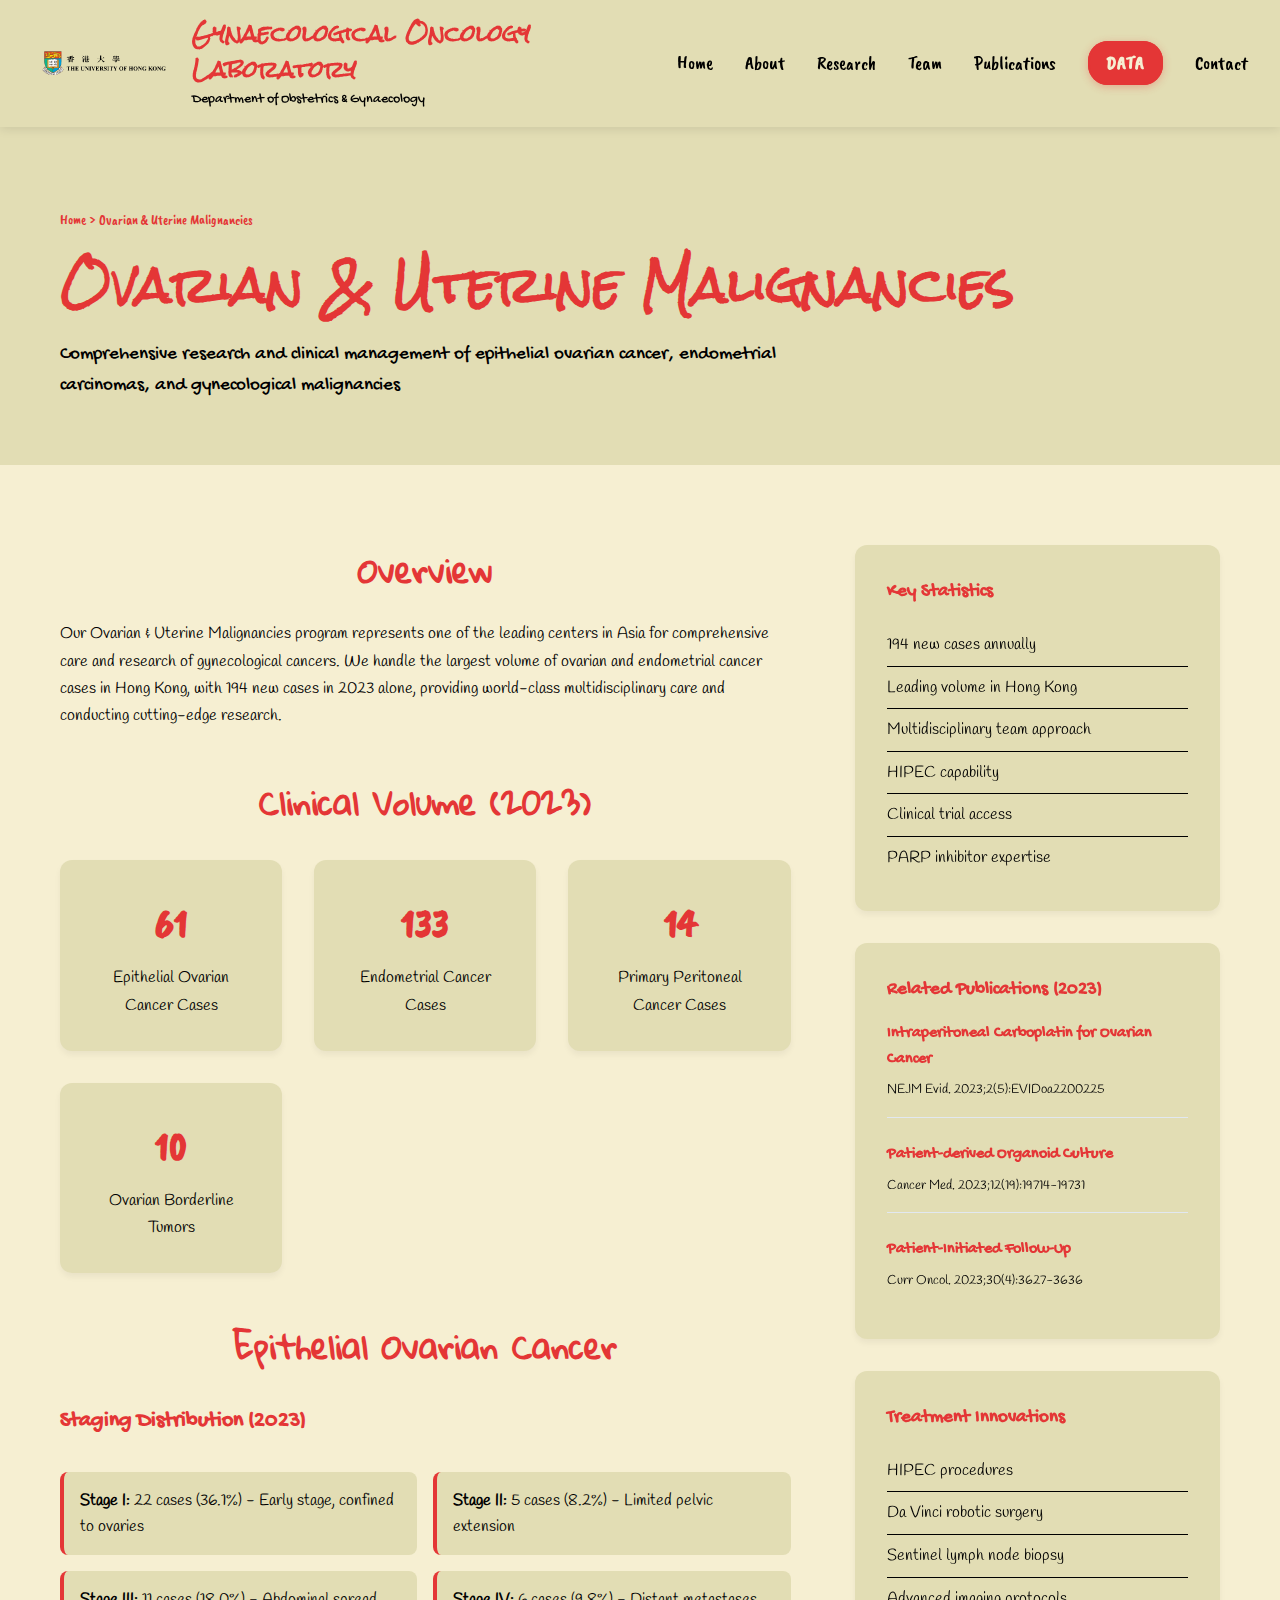
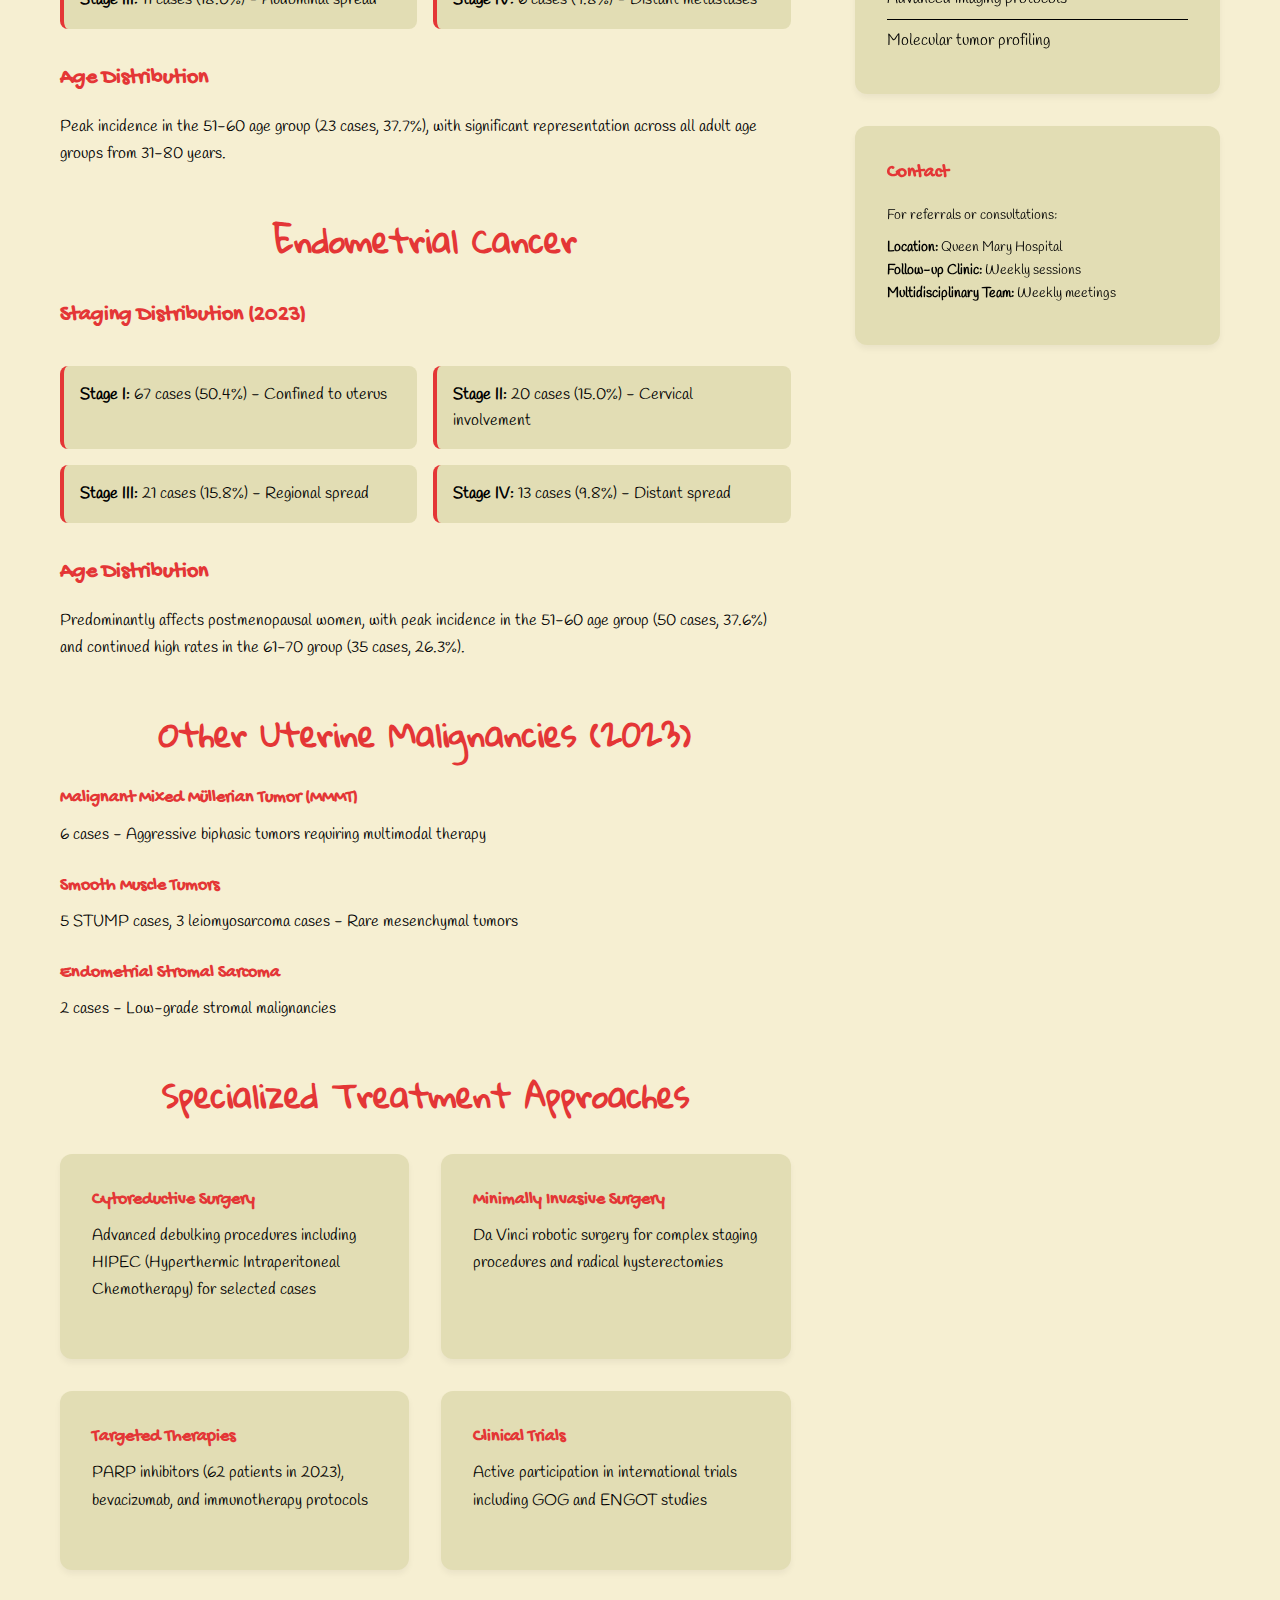
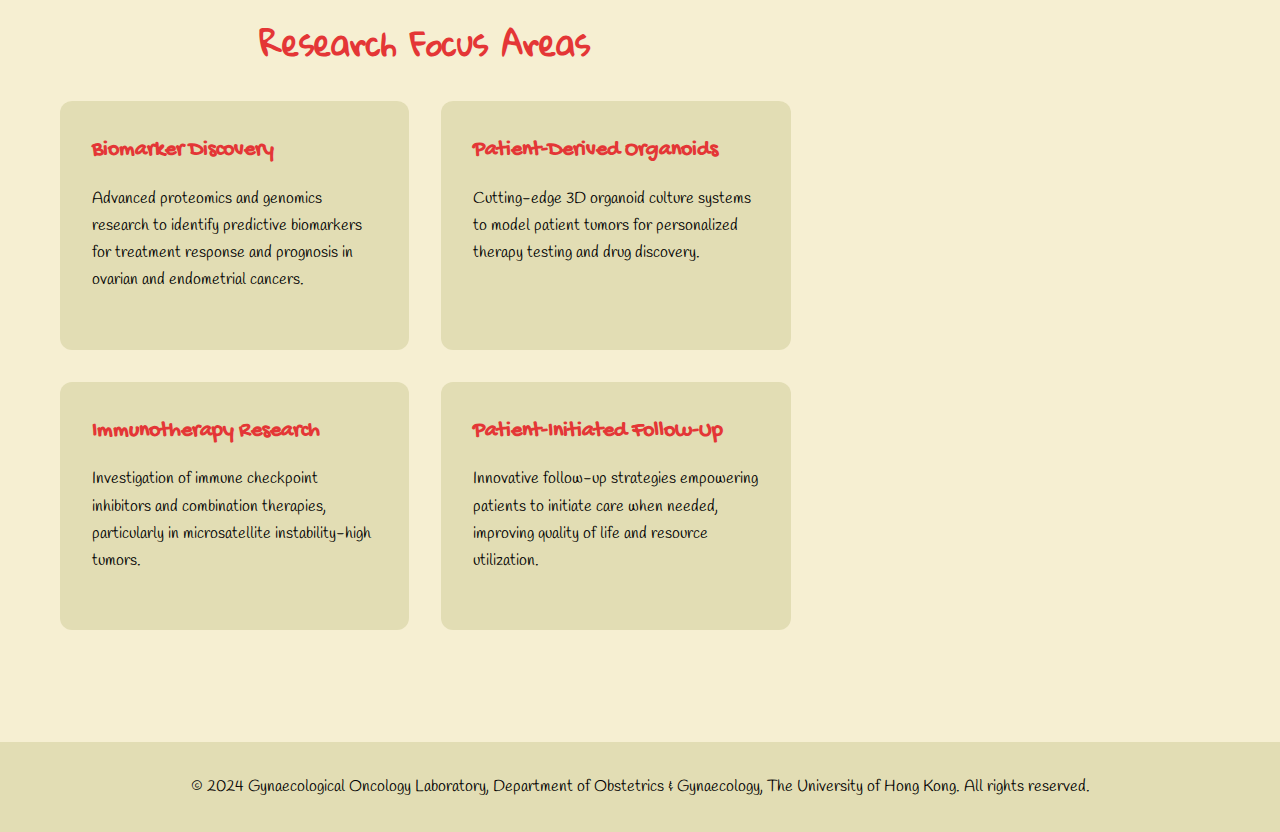
<file: ovarian-uterine.html>
<!DOCTYPE html>
<html lang="en">
<head>
    <meta charset="UTF-8">
    <meta name="viewport" content="width=device-width, initial-scale=1.0">
    <title>Ovarian & Uterine Malignancies - Gynaecological Oncology Laboratory, HKU</title>
    <link rel="stylesheet" href="styles.css">
    <link href="https://fonts.googleapis.com/css2?family=Rock+Salt&family=Gochi+Hand&family=Handlee:wght@400;700&family=Caveat+Brush&display=swap" rel="stylesheet">
</head>
<body>
    <header class="header">
        <nav class="nav">
            <div class="nav-brand">
                <img src="logo/HKU_bilingual_logo.png" alt="The University of Hong Kong" class="university-logo">
                <div class="lab-info">
                    <h1>Gynaecological Oncology Laboratory</h1>
                    <p class="dept-name">Department of Obstetrics & Gynaecology</p>
                </div>
            </div>
            <ul class="nav-menu">
                <li><a href="index.html">Home</a></li>
                <li><a href="index.html#about">About</a></li>
                <li><a href="index.html#research">Research</a></li>
                <li><a href="team.html">Team</a></li>
                <li><a href="index.html#publications">Publications</a></li>
                <li><a href="https://l740-data-appgit-yu37ma9tytkp6uvydcmvl2.streamlit.app/" target="_blank" class="data-exploration-btn">Data</a></li>
                <li><a href="index.html#contact">Contact</a></li>
            </ul>
        </nav>
    </header>

    <main>
        <section class="hero-subpage">
            <div class="container">
                <div class="breadcrumb">
                    <a href="index.html">Home</a> > <span>Ovarian & Uterine Malignancies</span>
                </div>
                <h1>Ovarian & Uterine Malignancies</h1>
                <p class="subpage-subtitle">Comprehensive research and clinical management of epithelial ovarian cancer, endometrial carcinomas, and gynecological malignancies</p>
            </div>
        </section>

        <section class="section">
            <div class="container">
                <div class="content-layout">
                    <div class="main-content">
                        <h2 class="gloria-title">Overview</h2>
                        <p>Our Ovarian & Uterine Malignancies program represents one of the leading centers in Asia for comprehensive care and research of gynecological cancers. We handle the largest volume of ovarian and endometrial cancer cases in Hong Kong, with 194 new cases in 2023 alone, providing world-class multidisciplinary care and conducting cutting-edge research.</p>

                        <h2 class="gloria-title">Clinical Volume (2023)</h2>
                        <div class="stats-grid">
                            <div class="stat-card">
                                <h3>61</h3>
                                <p>Epithelial Ovarian Cancer Cases</p>
                            </div>
                            <div class="stat-card">
                                <h3>133</h3>
                                <p>Endometrial Cancer Cases</p>
                            </div>
                            <div class="stat-card">
                                <h3>14</h3>
                                <p>Primary Peritoneal Cancer Cases</p>
                            </div>
                            <div class="stat-card">
                                <h3>10</h3>
                                <p>Ovarian Borderline Tumors</p>
                            </div>
                        </div>

                        <h2 class="gloria-title">Epithelial Ovarian Cancer</h2>
                        <div class="cancer-section">
                            <h3>Staging Distribution (2023)</h3>
                            <div class="staging-info">
                                <div class="stage-item">
                                    <strong>Stage I:</strong> 22 cases (36.1%) - Early stage, confined to ovaries
                                </div>
                                <div class="stage-item">
                                    <strong>Stage II:</strong> 5 cases (8.2%) - Limited pelvic extension
                                </div>
                                <div class="stage-item">
                                    <strong>Stage III:</strong> 11 cases (18.0%) - Abdominal spread
                                </div>
                                <div class="stage-item">
                                    <strong>Stage IV:</strong> 6 cases (9.8%) - Distant metastases
                                </div>
                            </div>

                            <h3>Age Distribution</h3>
                            <p>Peak incidence in the 51-60 age group (23 cases, 37.7%), with significant representation across all adult age groups from 31-80 years.</p>
                        </div>

                        <h2 class="gloria-title">Endometrial Cancer</h2>
                        <div class="cancer-section">
                            <h3>Staging Distribution (2023)</h3>
                            <div class="staging-info">
                                <div class="stage-item">
                                    <strong>Stage I:</strong> 67 cases (50.4%) - Confined to uterus
                                </div>
                                <div class="stage-item">
                                    <strong>Stage II:</strong> 20 cases (15.0%) - Cervical involvement
                                </div>
                                <div class="stage-item">
                                    <strong>Stage III:</strong> 21 cases (15.8%) - Regional spread
                                </div>
                                <div class="stage-item">
                                    <strong>Stage IV:</strong> 13 cases (9.8%) - Distant spread
                                </div>
                            </div>

                            <h3>Age Distribution</h3>
                            <p>Predominantly affects postmenopausal women, with peak incidence in the 51-60 age group (50 cases, 37.6%) and continued high rates in the 61-70 group (35 cases, 26.3%).</p>
                        </div>

                        <h2 class="gloria-title">Other Uterine Malignancies (2023)</h2>
                        <div class="other-malignancies">
                            <div class="malignancy-item">
                                <h4>Malignant Mixed Müllerian Tumor (MMMT)</h4>
                                <p>6 cases - Aggressive biphasic tumors requiring multimodal therapy</p>
                            </div>
                            <div class="malignancy-item">
                                <h4>Smooth Muscle Tumors</h4>
                                <p>5 STUMP cases, 3 leiomyosarcoma cases - Rare mesenchymal tumors</p>
                            </div>
                            <div class="malignancy-item">
                                <h4>Endometrial Stromal Sarcoma</h4>
                                <p>2 cases - Low-grade stromal malignancies</p>
                            </div>
                        </div>

                        <h2 class="gloria-title">Specialized Treatment Approaches</h2>
                        <div class="treatment-grid">
                            <div class="treatment-item">
                                <h4>Cytoreductive Surgery</h4>
                                <p>Advanced debulking procedures including HIPEC (Hyperthermic Intraperitoneal Chemotherapy) for selected cases</p>
                            </div>
                            <div class="treatment-item">
                                <h4>Minimally Invasive Surgery</h4>
                                <p>Da Vinci robotic surgery for complex staging procedures and radical hysterectomies</p>
                            </div>
                            <div class="treatment-item">
                                <h4>Targeted Therapies</h4>
                                <p>PARP inhibitors (62 patients in 2023), bevacizumab, and immunotherapy protocols</p>
                            </div>
                            <div class="treatment-item">
                                <h4>Clinical Trials</h4>
                                <p>Active participation in international trials including GOG and ENGOT studies</p>
                            </div>
                        </div>

                        <h2 class="gloria-title">Research Focus Areas</h2>
                        <div class="research-areas">
                            <div class="research-area">
                                <h3>Biomarker Discovery</h3>
                                <p>Advanced proteomics and genomics research to identify predictive biomarkers for treatment response and prognosis in ovarian and endometrial cancers.</p>
                            </div>
                            <div class="research-area">
                                <h3>Patient-Derived Organoids</h3>
                                <p>Cutting-edge 3D organoid culture systems to model patient tumors for personalized therapy testing and drug discovery.</p>
                            </div>
                            <div class="research-area">
                                <h3>Immunotherapy Research</h3>
                                <p>Investigation of immune checkpoint inhibitors and combination therapies, particularly in microsatellite instability-high tumors.</p>
                            </div>
                            <div class="research-area">
                                <h3>Patient-Initiated Follow-Up</h3>
                                <p>Innovative follow-up strategies empowering patients to initiate care when needed, improving quality of life and resource utilization.</p>
                            </div>
                        </div>
                    </div>

                    <div class="sidebar">
                        <div class="sidebar-card">
                            <h3>Key Statistics</h3>
                            <ul>
                                <li>194 new cases annually</li>
                                <li>Leading volume in Hong Kong</li>
                                <li>Multidisciplinary team approach</li>
                                <li>HIPEC capability</li>
                                <li>Clinical trial access</li>
                                <li>PARP inhibitor expertise</li>
                            </ul>
                        </div>

                        <div class="sidebar-card">
                            <h3>Related Publications (2023)</h3>
                            <div class="publication-item">
                                <h4>Intraperitoneal Carboplatin for Ovarian Cancer</h4>
                                <p>NEJM Evid. 2023;2(5):EVIDoa2200225</p>
                            </div>
                            <div class="publication-item">
                                <h4>Patient-derived Organoid Culture</h4>
                                <p>Cancer Med. 2023;12(19):19714-19731</p>
                            </div>
                            <div class="publication-item">
                                <h4>Patient-Initiated Follow-Up</h4>
                                <p>Curr Oncol. 2023;30(4):3627-3636</p>
                            </div>
                        </div>

                        <div class="sidebar-card">
                            <h3>Treatment Innovations</h3>
                            <ul>
                                <li>HIPEC procedures</li>
                                <li>Da Vinci robotic surgery</li>
                                <li>Sentinel lymph node biopsy</li>
                                <li>Advanced imaging protocols</li>
                                <li>Molecular tumor profiling</li>
                            </ul>
                        </div>

                        <div class="sidebar-card">
                            <h3>Contact</h3>
                            <p>For referrals or consultations:</p>
                            <p><strong>Location:</strong> Queen Mary Hospital<br>
                            <strong>Follow-up Clinic:</strong> Weekly sessions<br>
                            <strong>Multidisciplinary Team:</strong> Weekly meetings</p>
                        </div>
                    </div>
                </div>
            </div>
        </section>
    </main>

    <footer class="footer">
        <div class="container">
            <p>&copy; 2024 Gynaecological Oncology Laboratory, Department of Obstetrics & Gynaecology, The University of Hong Kong. All rights reserved.</p>
        </div>
    </footer>

    <script src="script.js"></script>
</body>
</html>
</file>
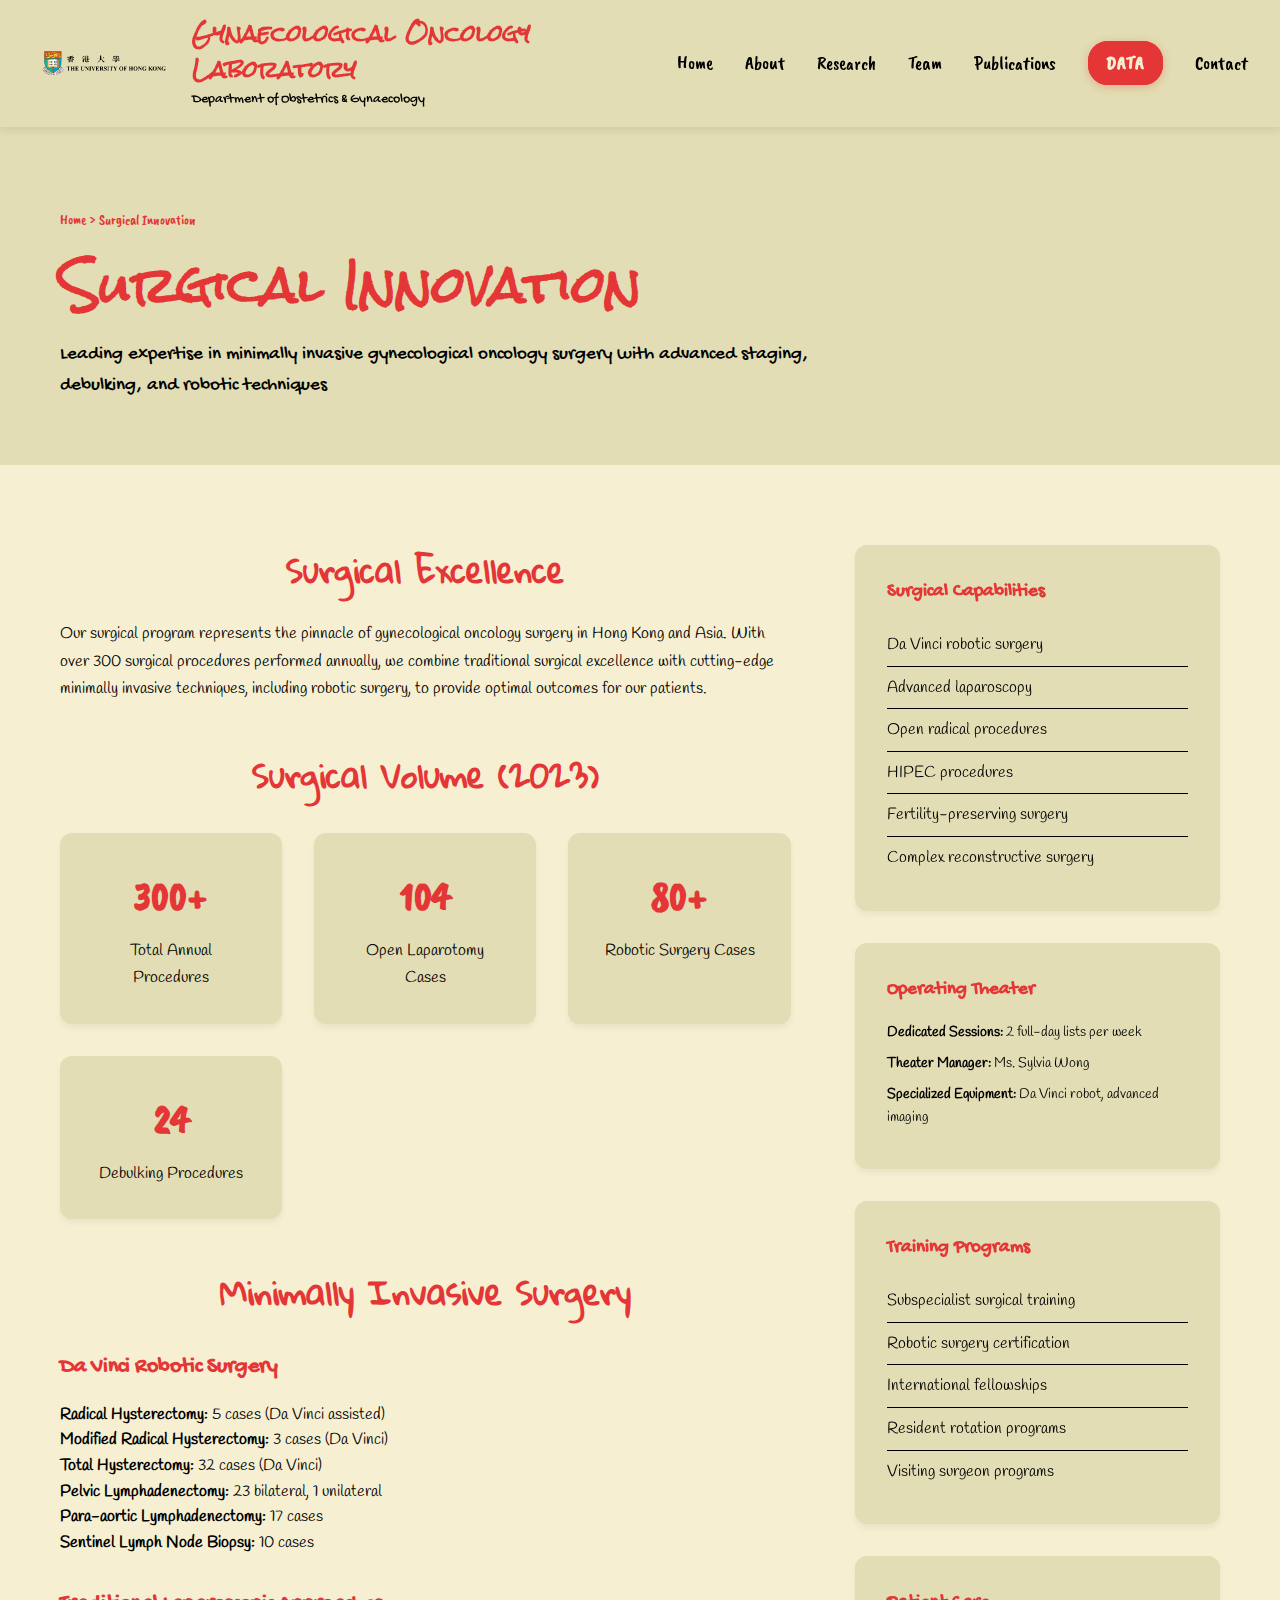
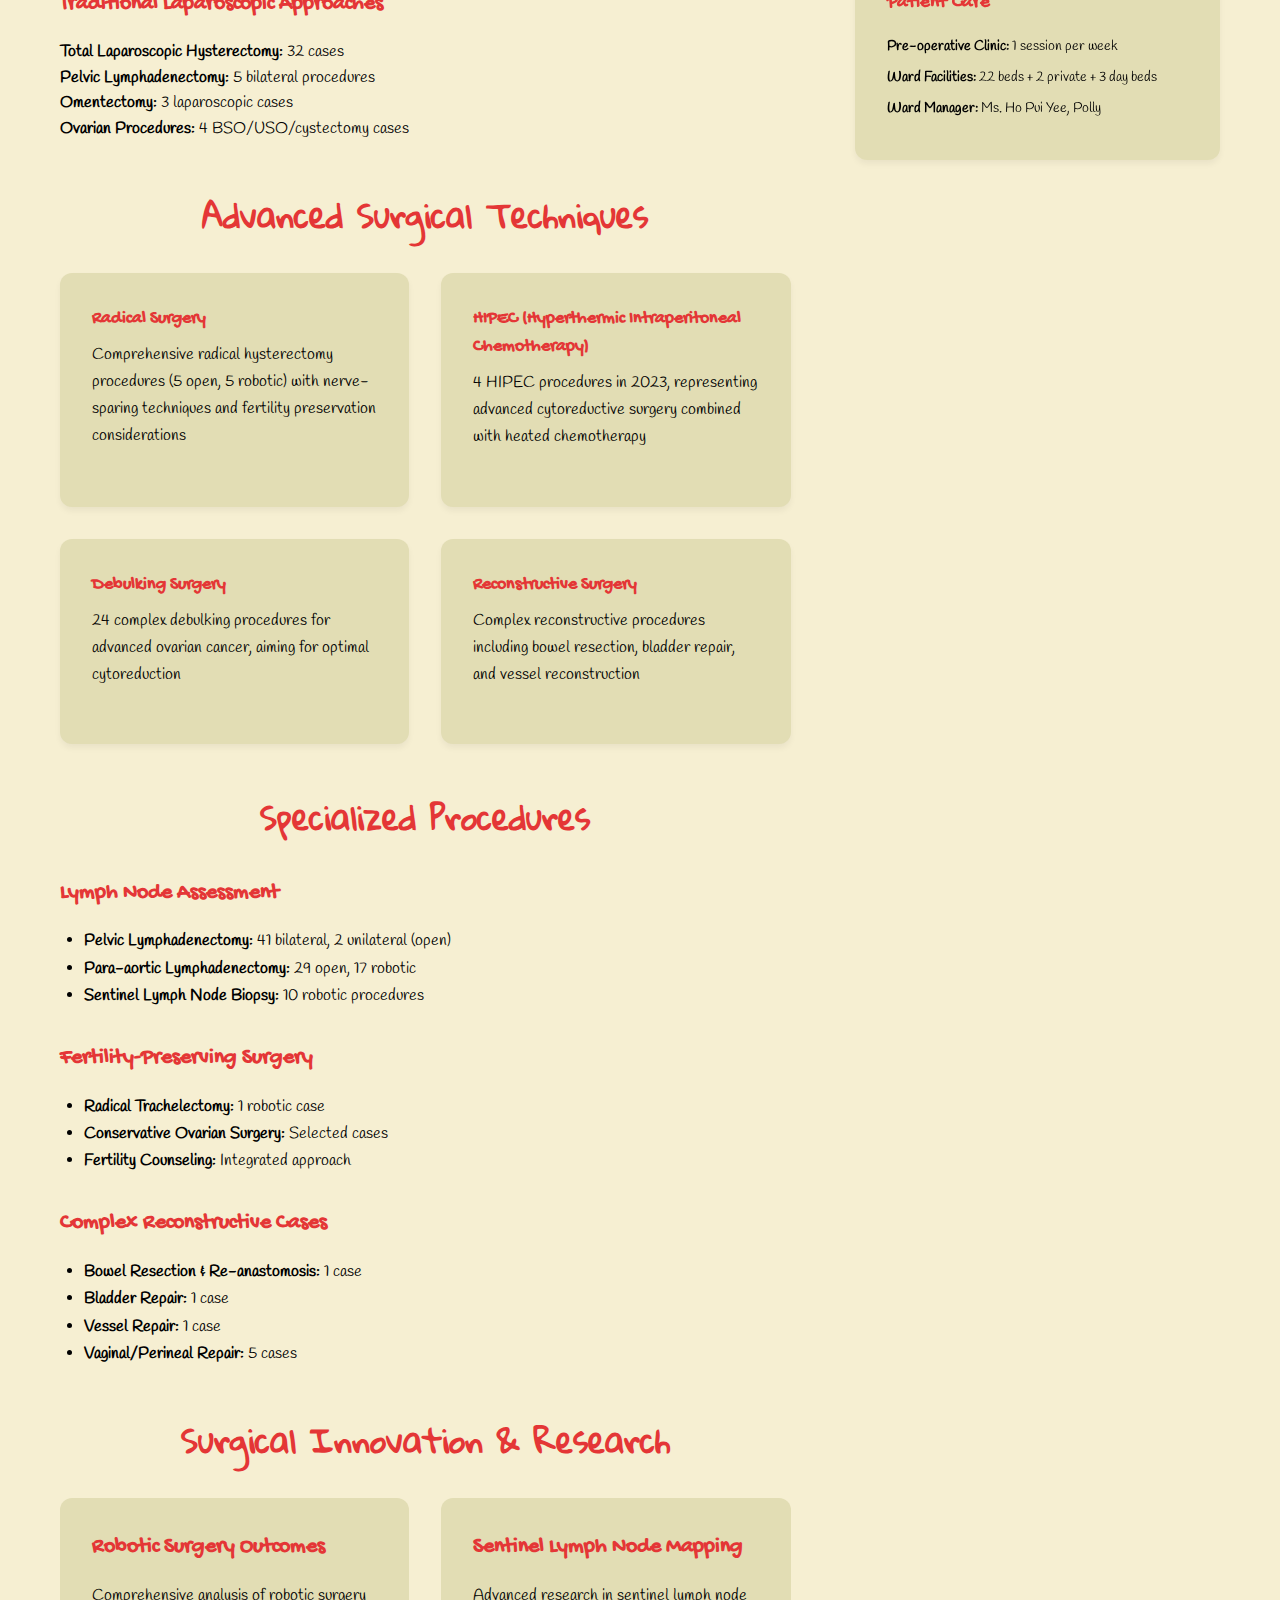
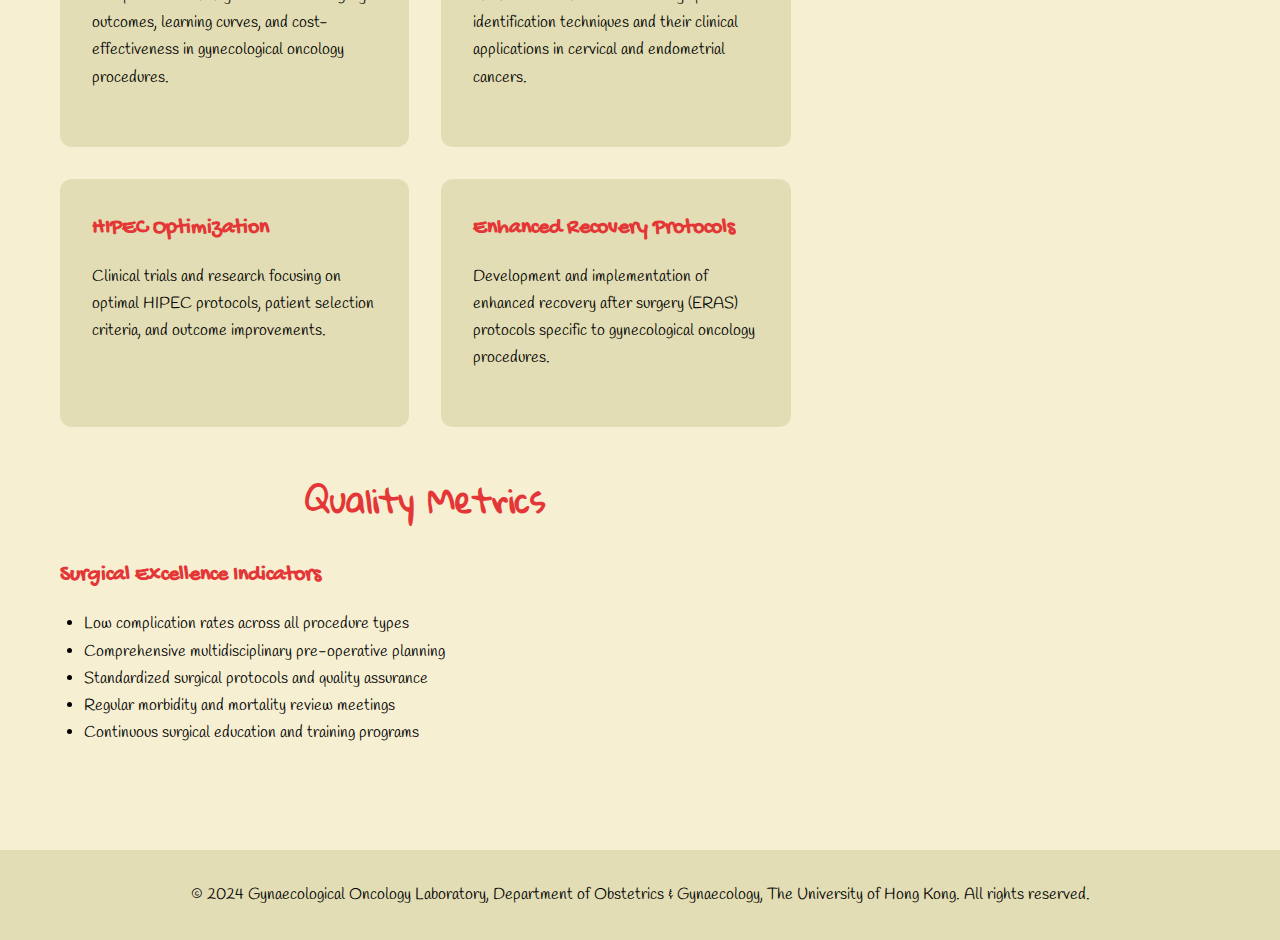
<file: surgical-innovation.html>
<!DOCTYPE html>
<html lang="en">
<head>
    <meta charset="UTF-8">
    <meta name="viewport" content="width=device-width, initial-scale=1.0">
    <title>Surgical Innovation - Gynaecological Oncology Laboratory, HKU</title>
    <link rel="stylesheet" href="styles.css">
    <link href="https://fonts.googleapis.com/css2?family=Rock+Salt&family=Gochi+Hand&family=Handlee:wght@400;700&family=Caveat+Brush&display=swap" rel="stylesheet">
</head>
<body>
    <header class="header">
        <nav class="nav">
            <div class="nav-brand">
                <img src="logo/HKU_bilingual_logo.png" alt="The University of Hong Kong" class="university-logo">
                <div class="lab-info">
                    <h1>Gynaecological Oncology Laboratory</h1>
                    <p class="dept-name">Department of Obstetrics & Gynaecology</p>
                </div>
            </div>
            <ul class="nav-menu">
                <li><a href="index.html">Home</a></li>
                <li><a href="index.html#about">About</a></li>
                <li><a href="index.html#research">Research</a></li>
                <li><a href="team.html">Team</a></li>
                <li><a href="index.html#publications">Publications</a></li>
                <li><a href="https://l740-data-appgit-yu37ma9tytkp6uvydcmvl2.streamlit.app/" target="_blank" class="data-exploration-btn">Data</a></li>
                <li><a href="index.html#contact">Contact</a></li>
            </ul>
        </nav>
    </header>

    <main>
        <section class="hero-subpage">
            <div class="container">
                <div class="breadcrumb">
                    <a href="index.html">Home</a> > <span>Surgical Innovation</span>
                </div>
                <h1>Surgical Innovation</h1>
                <p class="subpage-subtitle">Leading expertise in minimally invasive gynecological oncology surgery with advanced staging, debulking, and robotic techniques</p>
            </div>
        </section>

        <section class="section">
            <div class="container">
                <div class="content-layout">
                    <div class="main-content">
                        <h2 class="gloria-title">Surgical Excellence</h2>
                        <p>Our surgical program represents the pinnacle of gynecological oncology surgery in Hong Kong and Asia. With over 300 surgical procedures performed annually, we combine traditional surgical excellence with cutting-edge minimally invasive techniques, including robotic surgery, to provide optimal outcomes for our patients.</p>

                        <h2 class="gloria-title">Surgical Volume (2023)</h2>
                        <div class="stats-grid">
                            <div class="stat-card">
                                <h3>300+</h3>
                                <p>Total Annual Procedures</p>
                            </div>
                            <div class="stat-card">
                                <h3>104</h3>
                                <p>Open Laparotomy Cases</p>
                            </div>
                            <div class="stat-card">
                                <h3>80+</h3>
                                <p>Robotic Surgery Cases</p>
                            </div>
                            <div class="stat-card">
                                <h3>24</h3>
                                <p>Debulking Procedures</p>
                            </div>
                        </div>

                        <h2 class="gloria-title">Minimally Invasive Surgery</h2>
                        <div class="surgical-categories">
                            <div class="surgery-category">
                                <h3>Da Vinci Robotic Surgery</h3>
                                <div class="procedure-list">
                                    <div class="procedure-item">
                                        <strong>Radical Hysterectomy:</strong> 5 cases (Da Vinci assisted)
                                    </div>
                                    <div class="procedure-item">
                                        <strong>Modified Radical Hysterectomy:</strong> 3 cases (Da Vinci)
                                    </div>
                                    <div class="procedure-item">
                                        <strong>Total Hysterectomy:</strong> 32 cases (Da Vinci)
                                    </div>
                                    <div class="procedure-item">
                                        <strong>Pelvic Lymphadenectomy:</strong> 23 bilateral, 1 unilateral
                                    </div>
                                    <div class="procedure-item">
                                        <strong>Para-aortic Lymphadenectomy:</strong> 17 cases
                                    </div>
                                    <div class="procedure-item">
                                        <strong>Sentinel Lymph Node Biopsy:</strong> 10 cases
                                    </div>
                                </div>
                            </div>

                            <div class="surgery-category">
                                <h3>Traditional Laparoscopic Approaches</h3>
                                <div class="procedure-list">
                                    <div class="procedure-item">
                                        <strong>Total Laparoscopic Hysterectomy:</strong> 32 cases
                                    </div>
                                    <div class="procedure-item">
                                        <strong>Pelvic Lymphadenectomy:</strong> 5 bilateral procedures
                                    </div>
                                    <div class="procedure-item">
                                        <strong>Omentectomy:</strong> 3 laparoscopic cases
                                    </div>
                                    <div class="procedure-item">
                                        <strong>Ovarian Procedures:</strong> 4 BSO/USO/cystectomy cases
                                    </div>
                                </div>
                            </div>
                        </div>

                        <h2 class="gloria-title">Advanced Surgical Techniques</h2>
                        <div class="treatment-grid">
                            <div class="treatment-item">
                                <h4>Radical Surgery</h4>
                                <p>Comprehensive radical hysterectomy procedures (5 open, 5 robotic) with nerve-sparing techniques and fertility preservation considerations</p>
                            </div>
                            <div class="treatment-item">
                                <h4>HIPEC (Hyperthermic Intraperitoneal Chemotherapy)</h4>
                                <p>4 HIPEC procedures in 2023, representing advanced cytoreductive surgery combined with heated chemotherapy</p>
                            </div>
                            <div class="treatment-item">
                                <h4>Debulking Surgery</h4>
                                <p>24 complex debulking procedures for advanced ovarian cancer, aiming for optimal cytoreduction</p>
                            </div>
                            <div class="treatment-item">
                                <h4>Reconstructive Surgery</h4>
                                <p>Complex reconstructive procedures including bowel resection, bladder repair, and vessel reconstruction</p>
                            </div>
                        </div>

                        <h2 class="gloria-title">Specialized Procedures</h2>
                        <div class="specialized-procedures">
                            <div class="procedure-category">
                                <h3>Lymph Node Assessment</h3>
                                <ul>
                                    <li><strong>Pelvic Lymphadenectomy:</strong> 41 bilateral, 2 unilateral (open)</li>
                                    <li><strong>Para-aortic Lymphadenectomy:</strong> 29 open, 17 robotic</li>
                                    <li><strong>Sentinel Lymph Node Biopsy:</strong> 10 robotic procedures</li>
                                </ul>
                            </div>

                            <div class="procedure-category">
                                <h3>Fertility-Preserving Surgery</h3>
                                <ul>
                                    <li><strong>Radical Trachelectomy:</strong> 1 robotic case</li>
                                    <li><strong>Conservative Ovarian Surgery:</strong> Selected cases</li>
                                    <li><strong>Fertility Counseling:</strong> Integrated approach</li>
                                </ul>
                            </div>

                            <div class="procedure-category">
                                <h3>Complex Reconstructive Cases</h3>
                                <ul>
                                    <li><strong>Bowel Resection & Re-anastomosis:</strong> 1 case</li>
                                    <li><strong>Bladder Repair:</strong> 1 case</li>
                                    <li><strong>Vessel Repair:</strong> 1 case</li>
                                    <li><strong>Vaginal/Perineal Repair:</strong> 5 cases</li>
                                </ul>
                            </div>
                        </div>

                        <h2 class="gloria-title">Surgical Innovation & Research</h2>
                        <div class="research-areas">
                            <div class="research-area">
                                <h3>Robotic Surgery Outcomes</h3>
                                <p>Comprehensive analysis of robotic surgery outcomes, learning curves, and cost-effectiveness in gynecological oncology procedures.</p>
                            </div>
                            <div class="research-area">
                                <h3>Sentinel Lymph Node Mapping</h3>
                                <p>Advanced research in sentinel lymph node identification techniques and their clinical applications in cervical and endometrial cancers.</p>
                            </div>
                            <div class="research-area">
                                <h3>HIPEC Optimization</h3>
                                <p>Clinical trials and research focusing on optimal HIPEC protocols, patient selection criteria, and outcome improvements.</p>
                            </div>
                            <div class="research-area">
                                <h3>Enhanced Recovery Protocols</h3>
                                <p>Development and implementation of enhanced recovery after surgery (ERAS) protocols specific to gynecological oncology procedures.</p>
                            </div>
                        </div>

                        <h2 class="gloria-title">Quality Metrics</h2>
                        <div class="quality-metrics">
                            <h3>Surgical Excellence Indicators</h3>
                            <ul>
                                <li>Low complication rates across all procedure types</li>
                                <li>Comprehensive multidisciplinary pre-operative planning</li>
                                <li>Standardized surgical protocols and quality assurance</li>
                                <li>Regular morbidity and mortality review meetings</li>
                                <li>Continuous surgical education and training programs</li>
                            </ul>
                        </div>
                    </div>

                    <div class="sidebar">
                        <div class="sidebar-card">
                            <h3>Surgical Capabilities</h3>
                            <ul>
                                <li>Da Vinci robotic surgery</li>
                                <li>Advanced laparoscopy</li>
                                <li>Open radical procedures</li>
                                <li>HIPEC procedures</li>
                                <li>Fertility-preserving surgery</li>
                                <li>Complex reconstructive surgery</li>
                            </ul>
                        </div>

                        <div class="sidebar-card">
                            <h3>Operating Theater</h3>
                            <p><strong>Dedicated Sessions:</strong> 2 full-day lists per week</p>
                            <p><strong>Theater Manager:</strong> Ms. Sylvia Wong</p>
                            <p><strong>Specialized Equipment:</strong> Da Vinci robot, advanced imaging</p>
                        </div>

                        <div class="sidebar-card">
                            <h3>Training Programs</h3>
                            <ul>
                                <li>Subspecialist surgical training</li>
                                <li>Robotic surgery certification</li>
                                <li>International fellowships</li>
                                <li>Resident rotation programs</li>
                                <li>Visiting surgeon programs</li>
                            </ul>
                        </div>

                        <div class="sidebar-card">
                            <h3>Patient Care</h3>
                            <p><strong>Pre-operative Clinic:</strong> 1 session per week</p>
                            <p><strong>Ward Facilities:</strong> 22 beds + 2 private + 3 day beds</p>
                            <p><strong>Ward Manager:</strong> Ms. Ho Pui Yee, Polly</p>
                        </div>
                    </div>
                </div>
            </div>
        </section>
    </main>

    <footer class="footer">
        <div class="container">
            <p>&copy; 2024 Gynaecological Oncology Laboratory, Department of Obstetrics & Gynaecology, The University of Hong Kong. All rights reserved.</p>
        </div>
    </footer>

    <script src="script.js"></script>
</body>
</html>
</file>
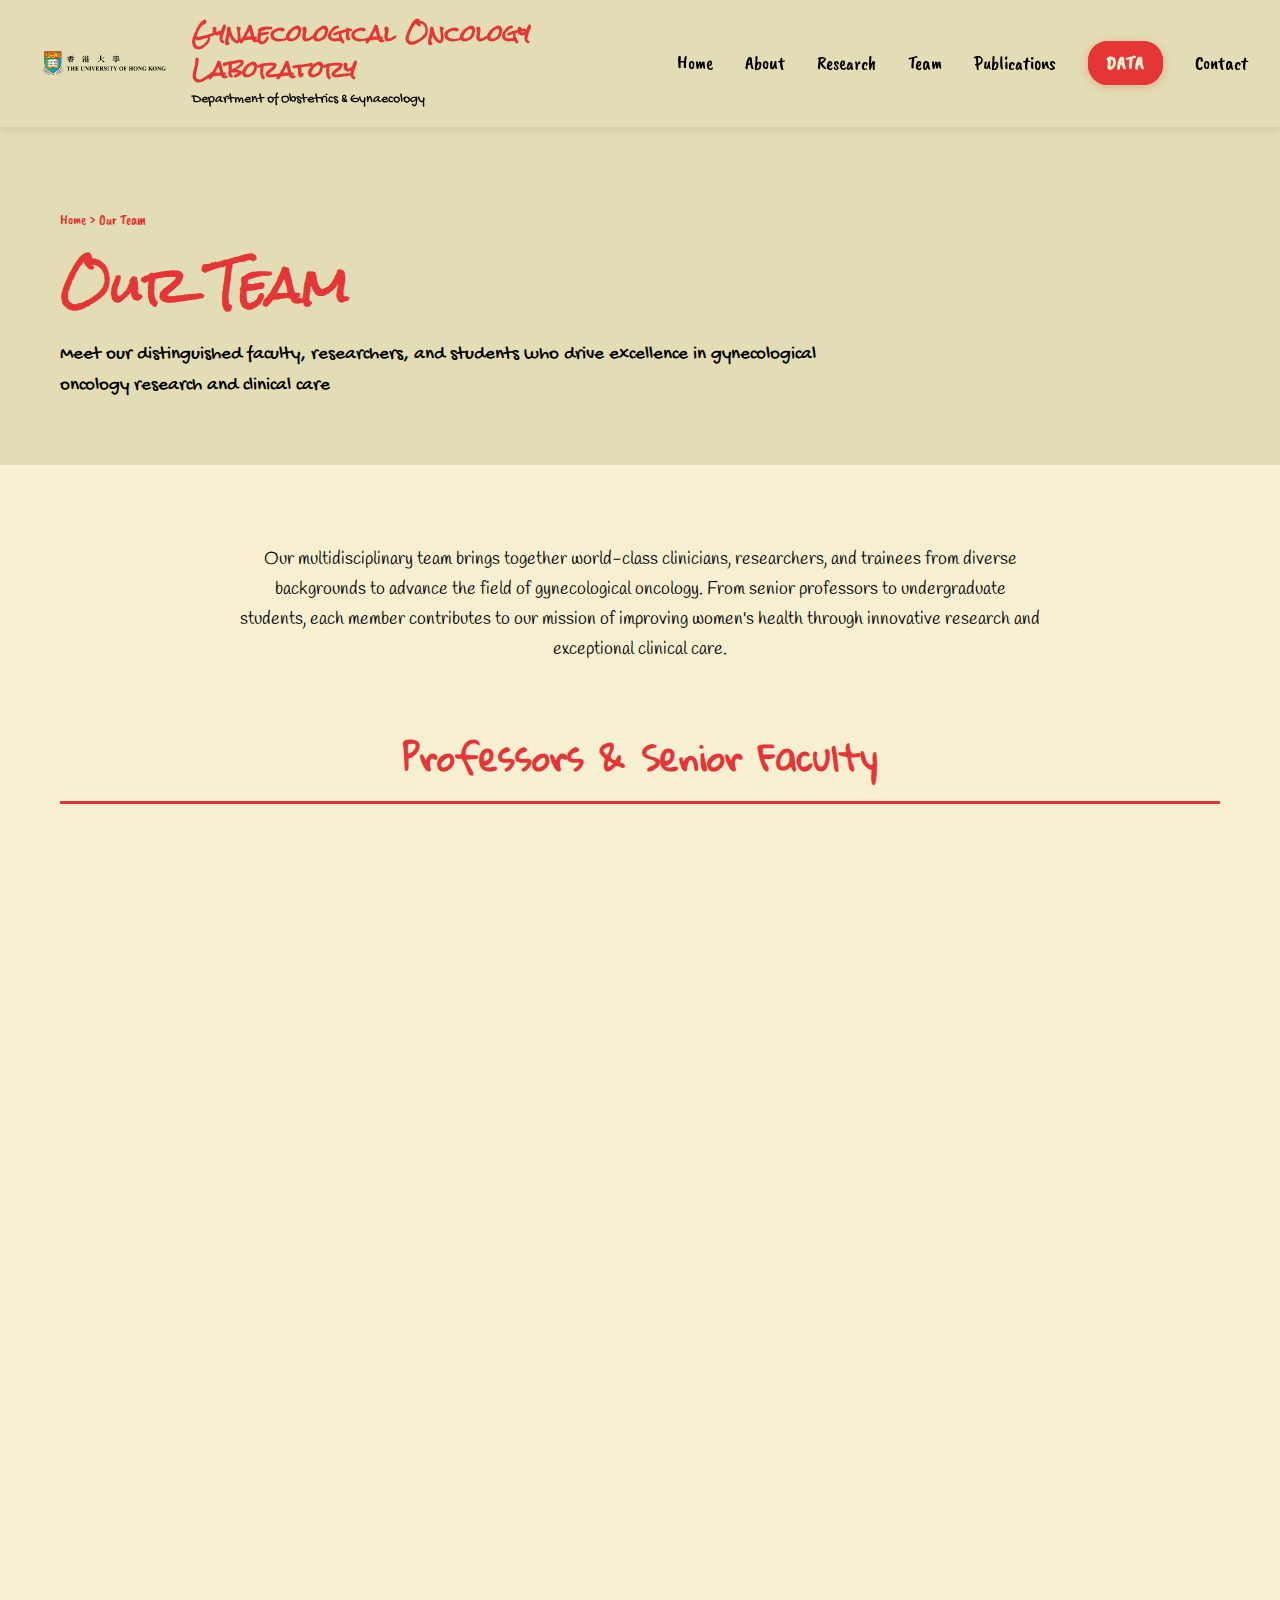
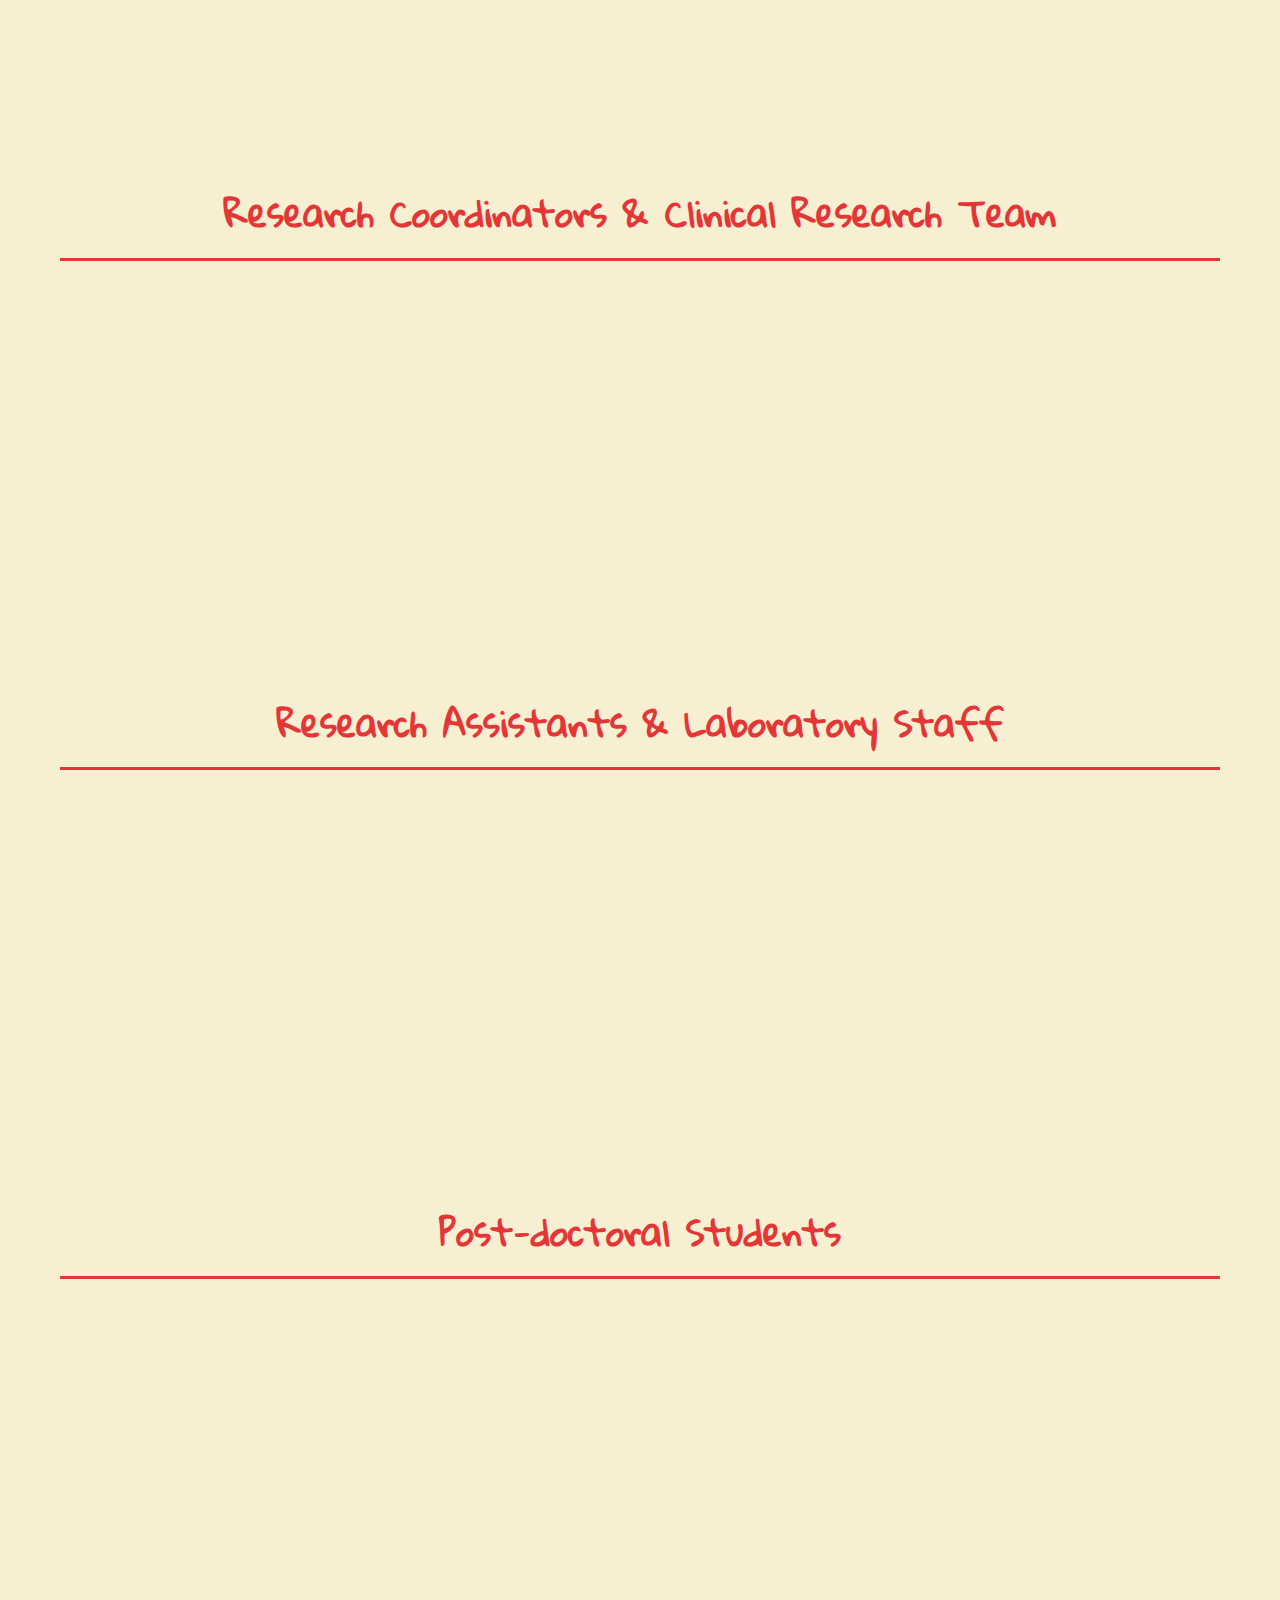
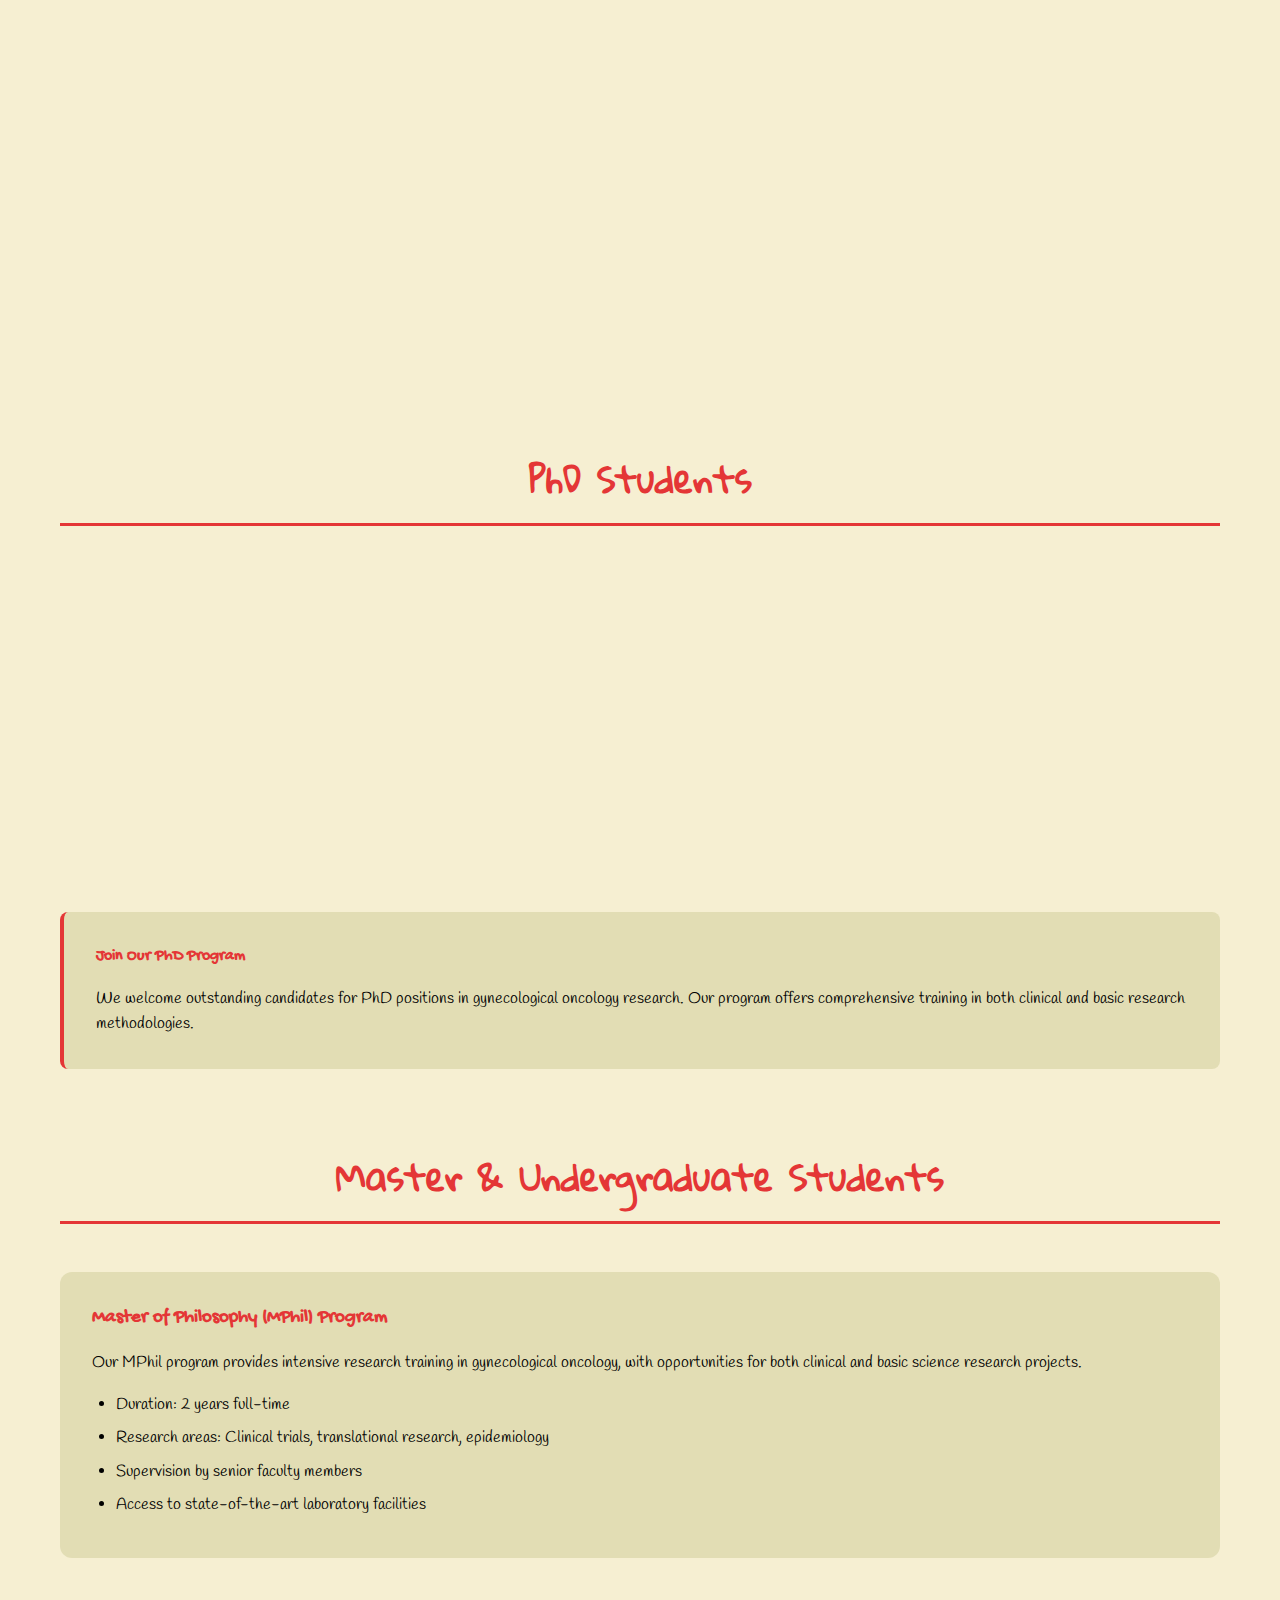
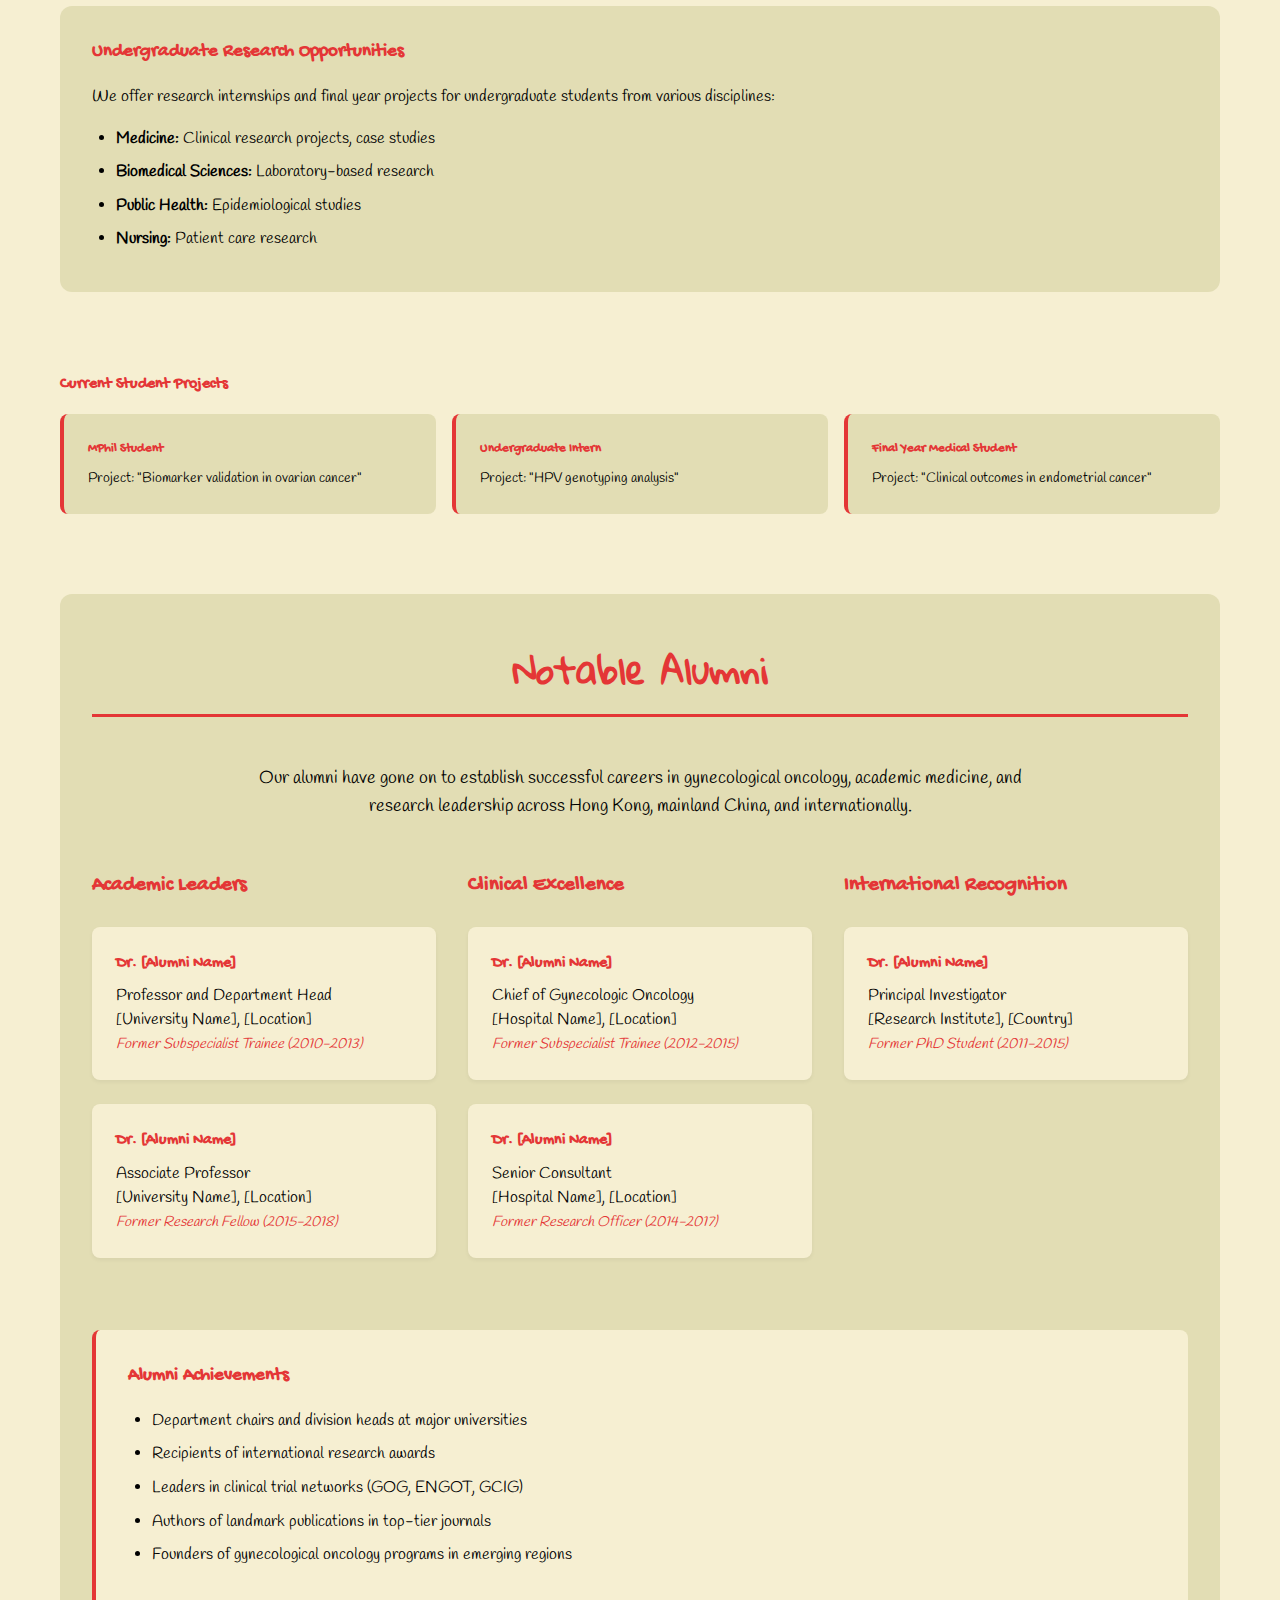
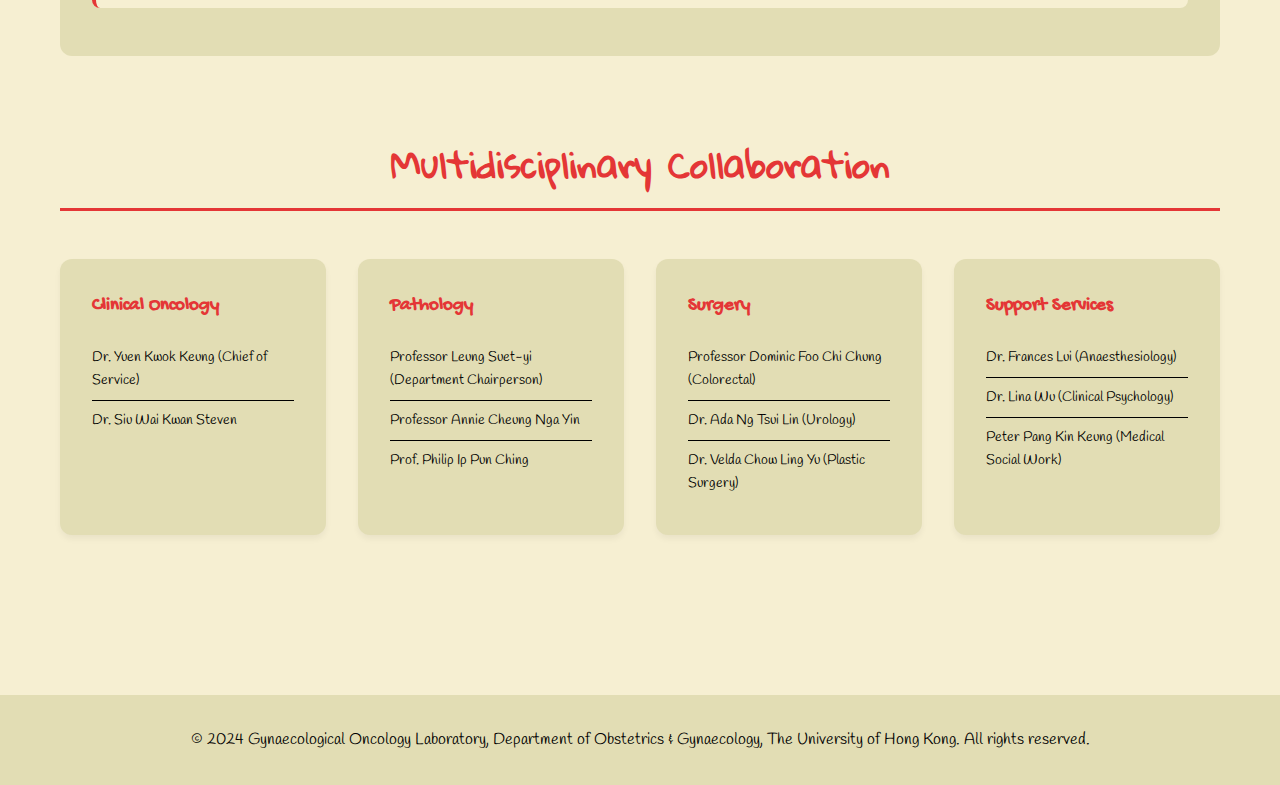
<file: team.html>
<!DOCTYPE html>
<html lang="en">
<head>
    <meta charset="UTF-8">
    <meta name="viewport" content="width=device-width, initial-scale=1.0">
    <title>Our Team - Gynaecological Oncology Laboratory, HKU</title>
    <link rel="stylesheet" href="styles.css">
    <link href="https://fonts.googleapis.com/css2?family=Rock+Salt&family=Gochi+Hand&family=Handlee:wght@400;700&family=Caveat+Brush&display=swap" rel="stylesheet">
</head>
<body>
    <header class="header">
        <nav class="nav">
            <div class="nav-brand">
                <img src="logo/HKU_bilingual_logo.png" alt="The University of Hong Kong" class="university-logo">
                <div class="lab-info">
                    <h1>Gynaecological Oncology Laboratory</h1>
                    <p class="dept-name">Department of Obstetrics & Gynaecology</p>
                </div>
            </div>
            <ul class="nav-menu">
                <li><a href="index.html">Home</a></li>
                <li><a href="index.html#about">About</a></li>
                <li><a href="index.html#research">Research</a></li>
                <li><a href="team.html">Team</a></li>
                <li><a href="index.html#publications">Publications</a></li>
                <li><a href="https://l740-data-appgit-yu37ma9tytkp6uvydcmvl2.streamlit.app/" target="_blank" class="data-exploration-btn">Data</a></li>
                <li><a href="index.html#contact">Contact</a></li>
            </ul>
        </nav>
    </header>

    <main>
        <section class="hero-subpage">
            <div class="container">
                <div class="breadcrumb">
                    <a href="index.html">Home</a> > <span>Our Team</span>
                </div>
                <h1>Our Team</h1>
                <p class="subpage-subtitle">Meet our distinguished faculty, researchers, and students who drive excellence in gynecological oncology research and clinical care</p>
            </div>
        </section>

        <section class="section">
            <div class="container">
                <div class="team-overview">
                    <p>Our multidisciplinary team brings together world-class clinicians, researchers, and trainees from diverse backgrounds to advance the field of gynecological oncology. From senior professors to undergraduate students, each member contributes to our mission of improving women's health through innovative research and exceptional clinical care.</p>
                </div>

                <!-- Professors Section -->
                <div class="team-section">
                    <h2 class="gloria-title">Professors & Senior Faculty</h2>
                    <div class="team-grid">
                        <div class="team-member">
                            <div class="member-photo professor"></div>
                            <h3>Professor Hextan Ngan Yuen Sheung</h3>
                            <p class="title">Professor</p>
                            <p class="department">Department of Obstetrics and Gynaecology<br>School of Clinical Medicine, The University of Hong Kong</p>
                            <p class="expertise">Expertise: Gynecological oncology, Clinical research</p>
                        </div>
                        <div class="team-member">
                            <div class="member-photo professor"></div>
                            <h3>Dr. Karen Chan Kar Loen</h3>
                            <p class="title">Associate Professor & Department Chairperson</p>
                            <p class="department">Department of Obstetrics and Gynaecology<br>School of Clinical Medicine, The University of Hong Kong</p>
                            <p class="expertise">Expertise: Gynecological oncology, Surgical innovation, Clinical trials</p>
                        </div>
                        <div class="team-member">
                            <div class="member-photo professor"></div>
                            <h3>Dr. Ka Yu Tse</h3>
                            <p class="title">Associate Professor</p>
                            <p class="department">Department of Obstetrics and Gynaecology<br>School of Clinical Medicine, The University of Hong Kong</p>
                            <p class="expertise">Expertise: Cervical cancer research, HPV studies</p>
                        </div>
                        <div class="team-member">
                            <div class="member-photo professor"></div>
                            <h3>Dr. Siew Fei Ngu</h3>
                            <p class="title">Associate Professor</p>
                            <p class="department">Department of Obstetrics and Gynaecology<br>School of Clinical Medicine, The University of Hong Kong</p>
                            <p class="expertise">Expertise: Ovarian cancer research, Patient-initiated care</p>
                        </div>
                        <div class="team-member">
                            <div class="member-photo professor"></div>
                            <h3>Dr. Mandy Chu Man Yee</h3>
                            <p class="title">Consultant</p>
                            <p class="department">Department of Obstetrics and Gynaecology<br>Queen Mary Hospital</p>
                            <p class="expertise">Expertise: Clinical gynecological oncology, Surgical procedures</p>
                        </div>
                    </div>
                </div>

                <!-- Research Coordinators & Clinical Research Team -->
                <div class="team-section">
                    <h2 class="gloria-title">Research Coordinators & Clinical Research Team</h2>
                    <div class="team-grid">
                        <div class="team-member">
                            <div class="member-photo coordinator"></div>
                            <h3>Ms. Lau Suk Kwan Lesley</h3>
                            <p class="title">Research Co-ordinator</p>
                            <p class="expertise">Clinical trial coordination, Data management</p>
                        </div>
                        <div class="team-member">
                            <div class="member-photo coordinator"></div>
                            <h3>Ms. Tang Wai Kin Iris</h3>
                            <p class="title">Research Assistant</p>
                            <p class="expertise">Clinical research support, Patient coordination</p>
                        </div>
                        <div class="team-member">
                            <div class="member-photo coordinator"></div>
                            <h3>Ms. Zhong Xiao Yan</h3>
                            <p class="title">Research Assistant</p>
                            <p class="expertise">Data analysis, Research administration</p>
                        </div>
                    </div>
                </div>

                <!-- Research Assistants & Laboratory Staff -->
                <div class="team-section">
                    <h2 class="gloria-title">Research Assistants & Laboratory Staff</h2>
                    <div class="team-grid">
                        <div class="team-member">
                            <div class="member-photo lab-staff"></div>
                            <h3>Mr. Kwok Ka Leung</h3>
                            <p class="title">Senior Technical Officer</p>
                            <p class="expertise">Laboratory management, Technical operations</p>
                        </div>
                        <div class="team-member">
                            <div class="member-photo lab-staff"></div>
                            <h3>Miss Hui Man Ning Lynn</h3>
                            <p class="title">Research Assistant</p>
                            <p class="expertise">Molecular biology techniques, Cell culture</p>
                        </div>
                        <div class="team-member">
                            <div class="member-photo lab-staff"></div>
                            <h3>Miss Lu qiuji Jill</h3>
                            <p class="title">Research Assistant</p>
                            <p class="expertise">Laboratory research, Sample processing</p>
                        </div>
                    </div>
                </div>

                <!-- Post-doctoral Students -->
                <div class="team-section">
                    <h2 class="gloria-title">Post-doctoral Students</h2>
                    <div class="team-grid">
                        <div class="team-member">
                            <div class="member-photo postdoc"></div>
                            <h3>Dr. Chan Wai Sun</h3>
                            <p class="title">Post-doctoral Fellow</p>
                            <p class="expertise">Translational research, Biomarker discovery</p>
                        </div>
                        <div class="team-member">
                            <div class="member-photo postdoc"></div>
                            <h3>Dr. Yung Ming Ho Mingo</h3>
                            <p class="title">Post-doctoral Fellow</p>
                            <p class="expertise">Molecular oncology, Drug development</p>
                        </div>
                        <div class="team-member">
                            <div class="member-photo postdoc"></div>
                            <h3>Dr. Liu Si Stephanie</h3>
                            <p class="title">Research Officer</p>
                            <p class="expertise">Clinical research, Data analysis</p>
                        </div>
                        <div class="team-member">
                            <div class="member-photo postdoc"></div>
                            <h3>Dr. Siu Kwan Yee Michelle</h3>
                            <p class="title">Research Officer</p>
                            <p class="expertise">Laboratory research, Protein analysis</p>
                        </div>
                    </div>
                </div>

                <!-- PhD Students -->
                <div class="team-section">
                    <h2 class="gloria-title">PhD Students</h2>
                    <div class="team-grid">
                        <div class="team-member">
                            <div class="member-photo phd"></div>
                            <h3>PhD Student Position Available</h3>
                            <p class="title">Graduate Research Assistant</p>
                            <p class="expertise">Research focus: Gynecological cancer biology, Translational research</p>
                        </div>
                        <div class="team-member">
                            <div class="member-photo phd"></div>
                            <h3>PhD Student Position Available</h3>
                            <p class="title">Graduate Research Assistant</p>
                            <p class="expertise">Research focus: Clinical trials, Biomarker studies</p>
                        </div>
                    </div>
                    <div class="recruitment-notice">
                        <h4>Join Our PhD Program</h4>
                        <p>We welcome outstanding candidates for PhD positions in gynecological oncology research. Our program offers comprehensive training in both clinical and basic research methodologies.</p>
                    </div>
                </div>

                <!-- Master and Undergraduate Students -->
                <div class="team-section">
                    <h2 class="gloria-title">Master & Undergraduate Students</h2>
                    <div class="student-programs">
                        <div class="program-category">
                            <h3>Master of Philosophy (MPhil) Program</h3>
                            <p>Our MPhil program provides intensive research training in gynecological oncology, with opportunities for both clinical and basic science research projects.</p>
                            <ul>
                                <li>Duration: 2 years full-time</li>
                                <li>Research areas: Clinical trials, translational research, epidemiology</li>
                                <li>Supervision by senior faculty members</li>
                                <li>Access to state-of-the-art laboratory facilities</li>
                            </ul>
                        </div>

                        <div class="program-category">
                            <h3>Undergraduate Research Opportunities</h3>
                            <p>We offer research internships and final year projects for undergraduate students from various disciplines:</p>
                            <ul>
                                <li><strong>Medicine:</strong> Clinical research projects, case studies</li>
                                <li><strong>Biomedical Sciences:</strong> Laboratory-based research</li>
                                <li><strong>Public Health:</strong> Epidemiological studies</li>
                                <li><strong>Nursing:</strong> Patient care research</li>
                            </ul>
                        </div>

                        <div class="current-students">
                            <h4>Current Student Projects</h4>
                            <div class="student-grid">
                                <div class="student-project">
                                    <h5>MPhil Student</h5>
                                    <p>Project: "Biomarker validation in ovarian cancer"</p>
                                </div>
                                <div class="student-project">
                                    <h5>Undergraduate Intern</h5>
                                    <p>Project: "HPV genotyping analysis"</p>
                                </div>
                                <div class="student-project">
                                    <h5>Final Year Medical Student</h5>
                                    <p>Project: "Clinical outcomes in endometrial cancer"</p>
                                </div>
                            </div>
                        </div>
                    </div>
                </div>

                <!-- Alumni Section -->
                <div class="team-section alumni-section">
                    <h2 class="gloria-title">Notable Alumni</h2>
                    <p class="alumni-intro">Our alumni have gone on to establish successful careers in gynecological oncology, academic medicine, and research leadership across Hong Kong, mainland China, and internationally.</p>

                    <div class="alumni-categories">
                        <div class="alumni-category">
                            <h3>Academic Leaders</h3>
                            <div class="alumni-list">
                                <div class="alumnus">
                                    <h4>Dr. [Alumni Name]</h4>
                                    <p>Professor and Department Head<br>
                                    [University Name], [Location]<br>
                                    <em>Former Subspecialist Trainee (2010-2013)</em></p>
                                </div>
                                <div class="alumnus">
                                    <h4>Dr. [Alumni Name]</h4>
                                    <p>Associate Professor<br>
                                    [University Name], [Location]<br>
                                    <em>Former Research Fellow (2015-2018)</em></p>
                                </div>
                            </div>
                        </div>

                        <div class="alumni-category">
                            <h3>Clinical Excellence</h3>
                            <div class="alumni-list">
                                <div class="alumnus">
                                    <h4>Dr. [Alumni Name]</h4>
                                    <p>Chief of Gynecologic Oncology<br>
                                    [Hospital Name], [Location]<br>
                                    <em>Former Subspecialist Trainee (2012-2015)</em></p>
                                </div>
                                <div class="alumnus">
                                    <h4>Dr. [Alumni Name]</h4>
                                    <p>Senior Consultant<br>
                                    [Hospital Name], [Location]<br>
                                    <em>Former Research Officer (2014-2017)</em></p>
                                </div>
                            </div>
                        </div>

                        <div class="alumni-category">
                            <h3>International Recognition</h3>
                            <div class="alumni-list">
                                <div class="alumnus">
                                    <h4>Dr. [Alumni Name]</h4>
                                    <p>Principal Investigator<br>
                                    [Research Institute], [Country]<br>
                                    <em>Former PhD Student (2011-2015)</em></p>
                                </div>
                            </div>
                        </div>
                    </div>

                    <div class="alumni-achievements">
                        <h3>Alumni Achievements</h3>
                        <ul>
                            <li>Department chairs and division heads at major universities</li>
                            <li>Recipients of international research awards</li>
                            <li>Leaders in clinical trial networks (GOG, ENGOT, GCIG)</li>
                            <li>Authors of landmark publications in top-tier journals</li>
                            <li>Founders of gynecological oncology programs in emerging regions</li>
                        </ul>
                    </div>
                </div>

                <!-- Collaborative Partners -->
                <div class="team-section">
                    <h2 class="gloria-title">Multidisciplinary Collaboration</h2>
                    <div class="collaborator-grid">
                        <div class="collaborator-category">
                            <h3>Clinical Oncology</h3>
                            <ul>
                                <li>Dr. Yuen Kwok Keung (Chief of Service)</li>
                                <li>Dr. Siu Wai Kwan Steven</li>
                            </ul>
                        </div>
                        <div class="collaborator-category">
                            <h3>Pathology</h3>
                            <ul>
                                <li>Professor Leung Suet-yi (Department Chairperson)</li>
                                <li>Professor Annie Cheung Nga Yin</li>
                                <li>Prof. Philip Ip Pun Ching</li>
                            </ul>
                        </div>
                        <div class="collaborator-category">
                            <h3>Surgery</h3>
                            <ul>
                                <li>Professor Dominic Foo Chi Chung (Colorectal)</li>
                                <li>Dr. Ada Ng Tsui Lin (Urology)</li>
                                <li>Dr. Velda Chow Ling Yu (Plastic Surgery)</li>
                            </ul>
                        </div>
                        <div class="collaborator-category">
                            <h3>Support Services</h3>
                            <ul>
                                <li>Dr. Frances Lui (Anaesthesiology)</li>
                                <li>Dr. Lina Wu (Clinical Psychology)</li>
                                <li>Peter Pang Kin Keung (Medical Social Work)</li>
                            </ul>
                        </div>
                    </div>
                </div>
            </div>
        </section>
    </main>

    <footer class="footer">
        <div class="container">
            <p>&copy; 2024 Gynaecological Oncology Laboratory, Department of Obstetrics & Gynaecology, The University of Hong Kong. All rights reserved.</p>
        </div>
    </footer>

    <script src="script.js"></script>
</body>
</html>
</file>
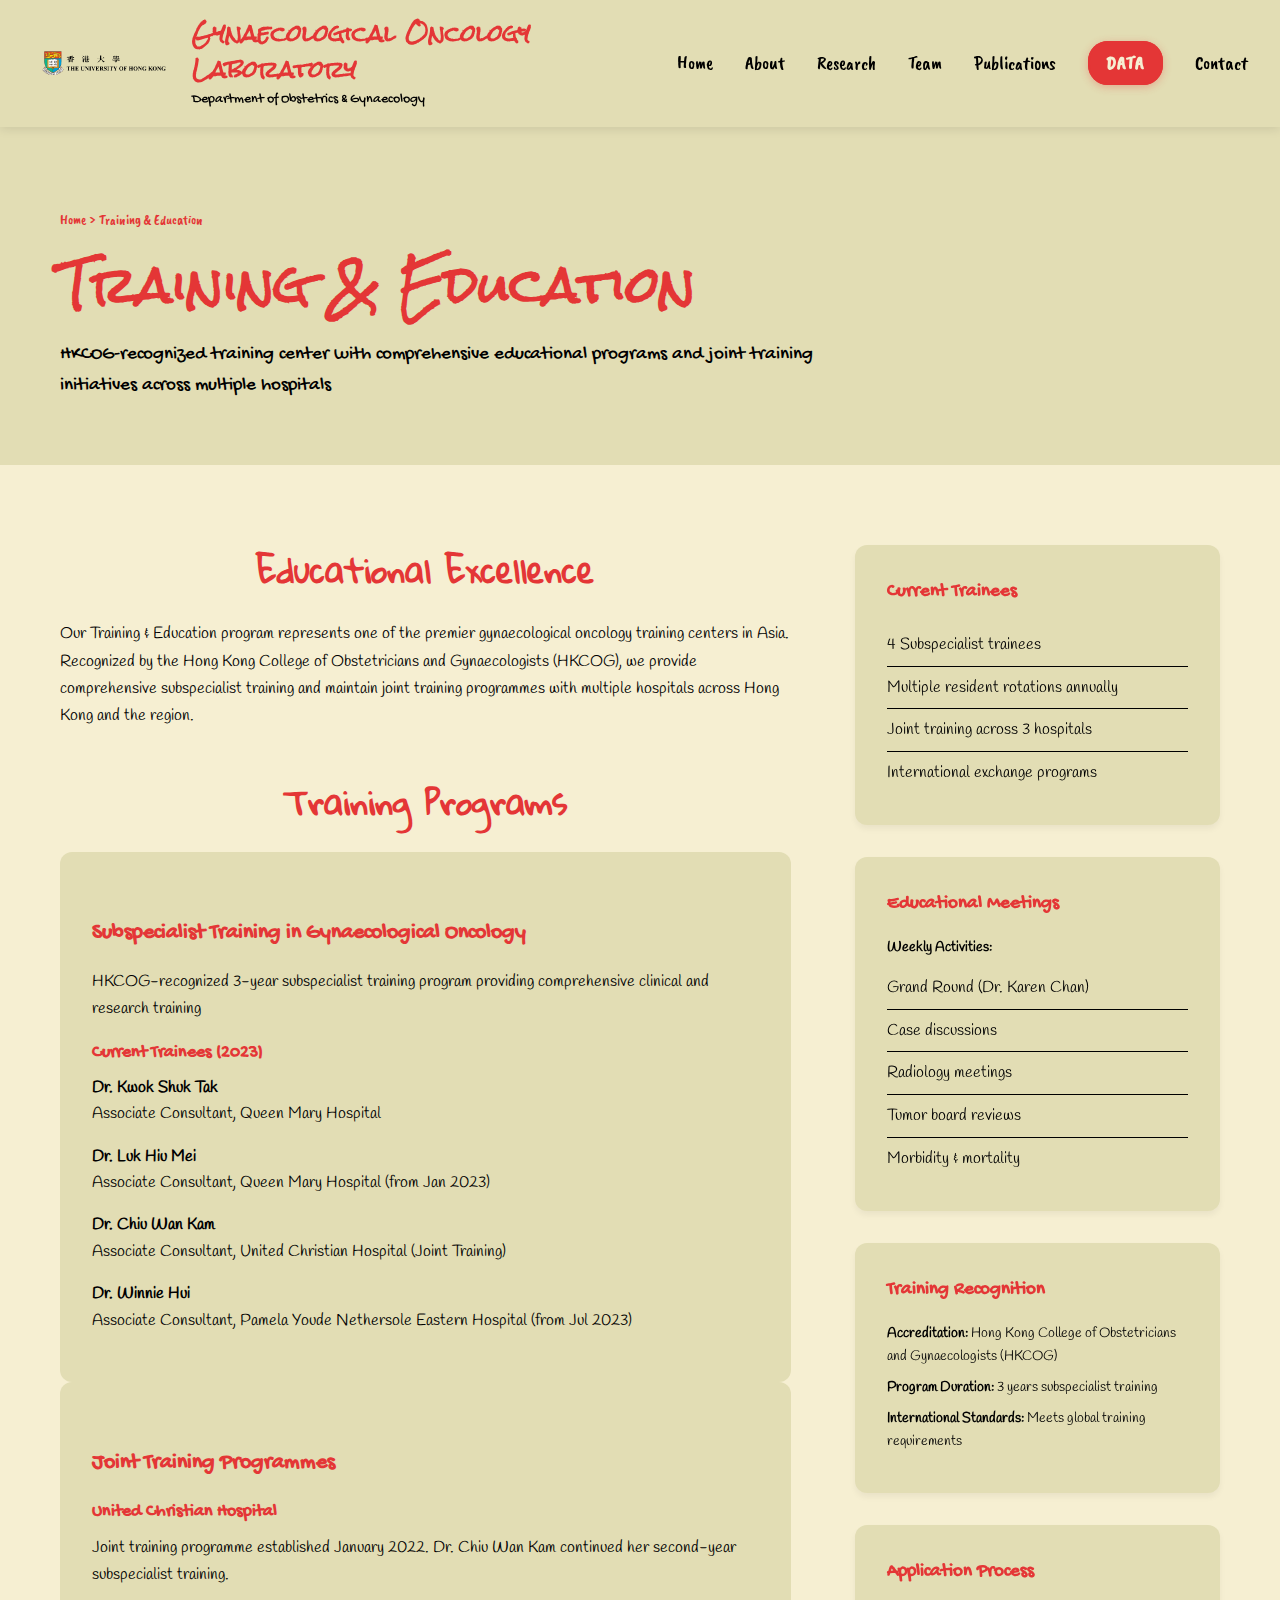
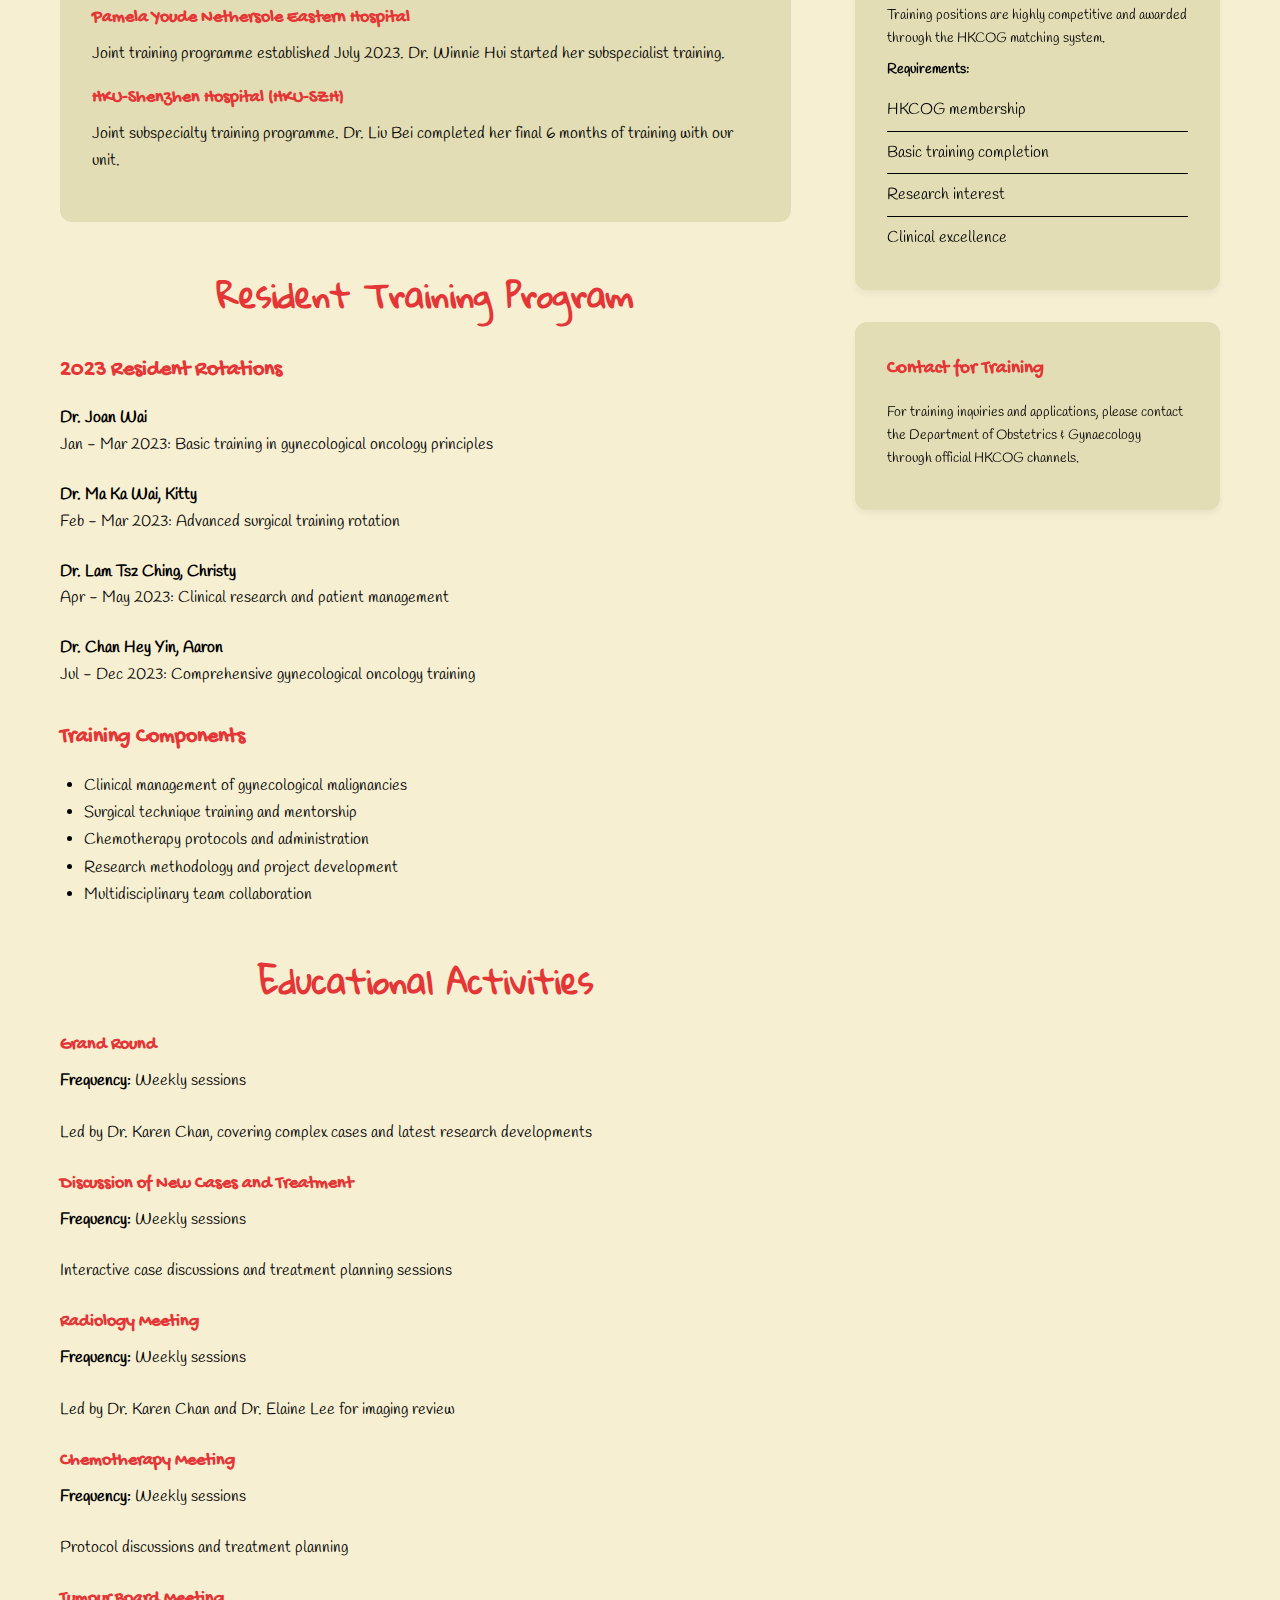
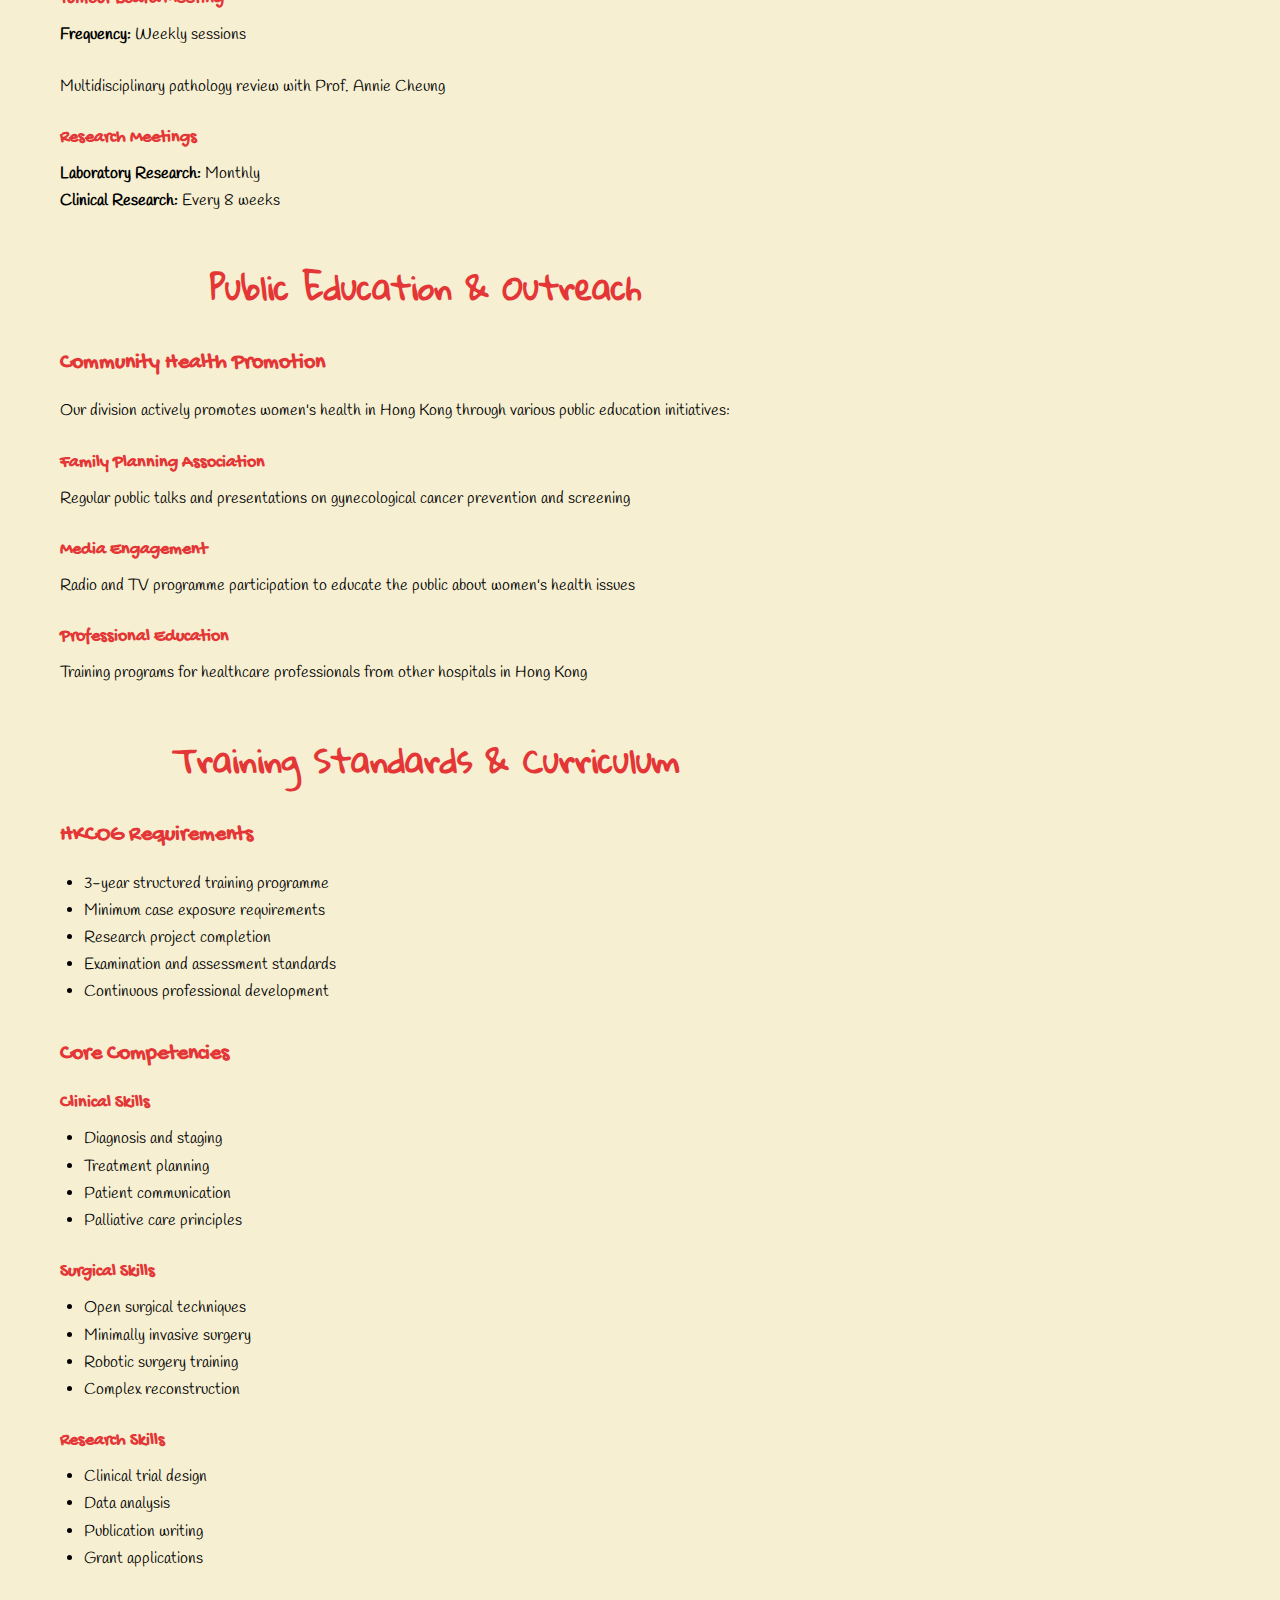
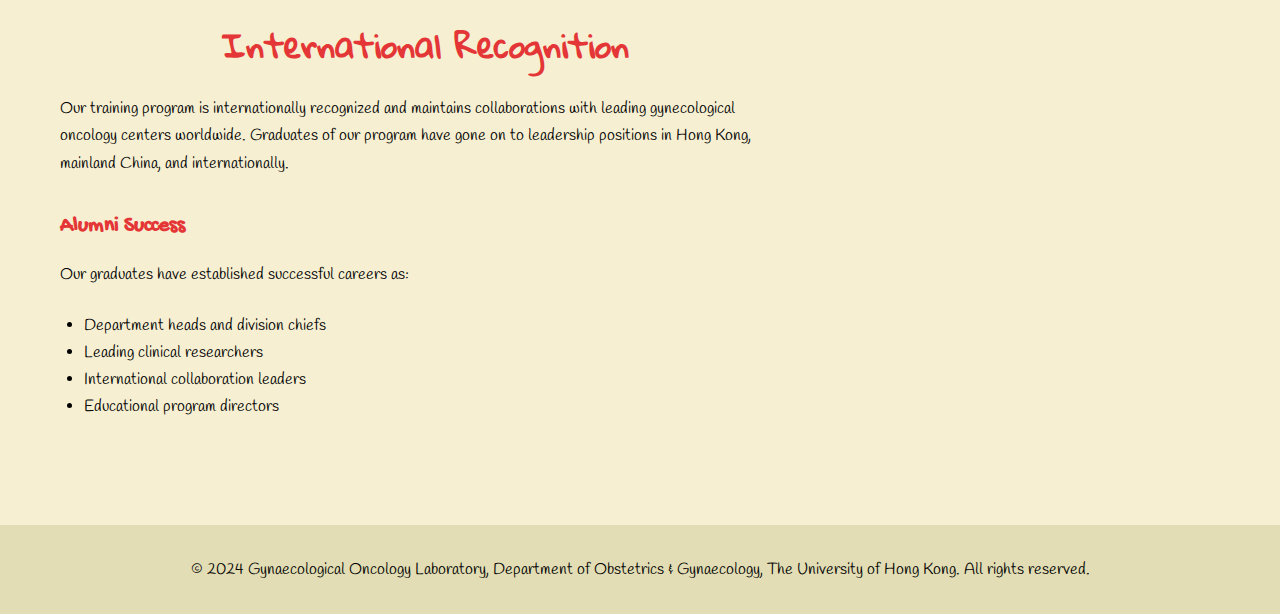
<file: training-education.html>
<!DOCTYPE html>
<html lang="en">
<head>
    <meta charset="UTF-8">
    <meta name="viewport" content="width=device-width, initial-scale=1.0">
    <title>Training & Education - Gynaecological Oncology Laboratory, HKU</title>
    <link rel="stylesheet" href="styles.css">
    <link href="https://fonts.googleapis.com/css2?family=Rock+Salt&family=Gochi+Hand&family=Handlee:wght@400;700&family=Caveat+Brush&display=swap" rel="stylesheet">
</head>
<body>
    <header class="header">
        <nav class="nav">
            <div class="nav-brand">
                <img src="logo/HKU_bilingual_logo.png" alt="The University of Hong Kong" class="university-logo">
                <div class="lab-info">
                    <h1>Gynaecological Oncology Laboratory</h1>
                    <p class="dept-name">Department of Obstetrics & Gynaecology</p>
                </div>
            </div>
            <ul class="nav-menu">
                <li><a href="index.html">Home</a></li>
                <li><a href="index.html#about">About</a></li>
                <li><a href="index.html#research">Research</a></li>
                <li><a href="team.html">Team</a></li>
                <li><a href="index.html#publications">Publications</a></li>
                <li><a href="https://l740-data-appgit-yu37ma9tytkp6uvydcmvl2.streamlit.app/" target="_blank" class="data-exploration-btn">Data</a></li>
                <li><a href="index.html#contact">Contact</a></li>
            </ul>
        </nav>
    </header>

    <main>
        <section class="hero-subpage">
            <div class="container">
                <div class="breadcrumb">
                    <a href="index.html">Home</a> > <span>Training & Education</span>
                </div>
                <h1>Training & Education</h1>
                <p class="subpage-subtitle">HKCOG-recognized training center with comprehensive educational programs and joint training initiatives across multiple hospitals</p>
            </div>
        </section>

        <section class="section">
            <div class="container">
                <div class="content-layout">
                    <div class="main-content">
                        <h2 class="gloria-title">Educational Excellence</h2>
                        <p>Our Training & Education program represents one of the premier gynaecological oncology training centers in Asia. Recognized by the Hong Kong College of Obstetricians and Gynaecologists (HKCOG), we provide comprehensive subspecialist training and maintain joint training programmes with multiple hospitals across Hong Kong and the region.</p>

                        <h2 class="gloria-title">Training Programs</h2>
                        <div class="training-programs">
                            <div class="program-category">
                                <h3>Subspecialist Training in Gynaecological Oncology</h3>
                                <p>HKCOG-recognized 3-year subspecialist training program providing comprehensive clinical and research training</p>

                                <h4>Current Trainees (2023)</h4>
                                <div class="trainee-list">
                                    <div class="trainee-item">
                                        <strong>Dr. Kwok Shuk Tak</strong>
                                        <p>Associate Consultant, Queen Mary Hospital</p>
                                    </div>
                                    <div class="trainee-item">
                                        <strong>Dr. Luk Hiu Mei</strong>
                                        <p>Associate Consultant, Queen Mary Hospital (from Jan 2023)</p>
                                    </div>
                                    <div class="trainee-item">
                                        <strong>Dr. Chiu Wan Kam</strong>
                                        <p>Associate Consultant, United Christian Hospital (Joint Training)</p>
                                    </div>
                                    <div class="trainee-item">
                                        <strong>Dr. Winnie Hui</strong>
                                        <p>Associate Consultant, Pamela Youde Nethersole Eastern Hospital (from Jul 2023)</p>
                                    </div>
                                </div>
                            </div>

                            <div class="program-category">
                                <h3>Joint Training Programmes</h3>
                                <div class="joint-programs">
                                    <div class="hospital-program">
                                        <h4>United Christian Hospital</h4>
                                        <p>Joint training programme established January 2022. Dr. Chiu Wan Kam continued her second-year subspecialist training.</p>
                                    </div>
                                    <div class="hospital-program">
                                        <h4>Pamela Youde Nethersole Eastern Hospital</h4>
                                        <p>Joint training programme established July 2023. Dr. Winnie Hui started her subspecialist training.</p>
                                    </div>
                                    <div class="hospital-program">
                                        <h4>HKU-Shenzhen Hospital (HKU-SZH)</h4>
                                        <p>Joint subspecialty training programme. Dr. Liu Bei completed her final 6 months of training with our unit.</p>
                                    </div>
                                </div>
                            </div>
                        </div>

                        <h2 class="gloria-title">Resident Training Program</h2>
                        <div class="resident-training">
                            <h3>2023 Resident Rotations</h3>
                            <div class="resident-rotations">
                                <div class="rotation-item">
                                    <strong>Dr. Joan Wai</strong>
                                    <p>Jan - Mar 2023: Basic training in gynecological oncology principles</p>
                                </div>
                                <div class="rotation-item">
                                    <strong>Dr. Ma Ka Wai, Kitty</strong>
                                    <p>Feb - Mar 2023: Advanced surgical training rotation</p>
                                </div>
                                <div class="rotation-item">
                                    <strong>Dr. Lam Tsz Ching, Christy</strong>
                                    <p>Apr - May 2023: Clinical research and patient management</p>
                                </div>
                                <div class="rotation-item">
                                    <strong>Dr. Chan Hey Yin, Aaron</strong>
                                    <p>Jul - Dec 2023: Comprehensive gynecological oncology training</p>
                                </div>
                            </div>

                            <h3>Training Components</h3>
                            <ul>
                                <li>Clinical management of gynecological malignancies</li>
                                <li>Surgical technique training and mentorship</li>
                                <li>Chemotherapy protocols and administration</li>
                                <li>Research methodology and project development</li>
                                <li>Multidisciplinary team collaboration</li>
                            </ul>
                        </div>

                        <h2 class="gloria-title">Educational Activities</h2>
                        <div class="educational-activities">
                            <div class="activity-grid">
                                <div class="activity-item">
                                    <h4>Grand Round</h4>
                                    <p><strong>Frequency:</strong> Weekly sessions</p>
                                    <p>Led by Dr. Karen Chan, covering complex cases and latest research developments</p>
                                </div>
                                <div class="activity-item">
                                    <h4>Discussion of New Cases and Treatment</h4>
                                    <p><strong>Frequency:</strong> Weekly sessions</p>
                                    <p>Interactive case discussions and treatment planning sessions</p>
                                </div>
                                <div class="activity-item">
                                    <h4>Radiology Meeting</h4>
                                    <p><strong>Frequency:</strong> Weekly sessions</p>
                                    <p>Led by Dr. Karen Chan and Dr. Elaine Lee for imaging review</p>
                                </div>
                                <div class="activity-item">
                                    <h4>Chemotherapy Meeting</h4>
                                    <p><strong>Frequency:</strong> Weekly sessions</p>
                                    <p>Protocol discussions and treatment planning</p>
                                </div>
                                <div class="activity-item">
                                    <h4>Tumour Board Meeting</h4>
                                    <p><strong>Frequency:</strong> Weekly sessions</p>
                                    <p>Multidisciplinary pathology review with Prof. Annie Cheung</p>
                                </div>
                                <div class="activity-item">
                                    <h4>Research Meetings</h4>
                                    <p><strong>Laboratory Research:</strong> Monthly<br>
                                    <strong>Clinical Research:</strong> Every 8 weeks</p>
                                </div>
                            </div>
                        </div>

                        <h2 class="gloria-title">Public Education & Outreach</h2>
                        <div class="public-outreach">
                            <h3>Community Health Promotion</h3>
                            <p>Our division actively promotes women's health in Hong Kong through various public education initiatives:</p>

                            <div class="outreach-activities">
                                <div class="outreach-item">
                                    <h4>Family Planning Association</h4>
                                    <p>Regular public talks and presentations on gynecological cancer prevention and screening</p>
                                </div>
                                <div class="outreach-item">
                                    <h4>Media Engagement</h4>
                                    <p>Radio and TV programme participation to educate the public about women's health issues</p>
                                </div>
                                <div class="outreach-item">
                                    <h4>Professional Education</h4>
                                    <p>Training programs for healthcare professionals from other hospitals in Hong Kong</p>
                                </div>
                            </div>
                        </div>

                        <h2 class="gloria-title">Training Standards & Curriculum</h2>
                        <div class="curriculum-standards">
                            <h3>HKCOG Requirements</h3>
                            <ul>
                                <li>3-year structured training programme</li>
                                <li>Minimum case exposure requirements</li>
                                <li>Research project completion</li>
                                <li>Examination and assessment standards</li>
                                <li>Continuous professional development</li>
                            </ul>

                            <h3>Core Competencies</h3>
                            <div class="competencies-grid">
                                <div class="competency-area">
                                    <h4>Clinical Skills</h4>
                                    <ul>
                                        <li>Diagnosis and staging</li>
                                        <li>Treatment planning</li>
                                        <li>Patient communication</li>
                                        <li>Palliative care principles</li>
                                    </ul>
                                </div>
                                <div class="competency-area">
                                    <h4>Surgical Skills</h4>
                                    <ul>
                                        <li>Open surgical techniques</li>
                                        <li>Minimally invasive surgery</li>
                                        <li>Robotic surgery training</li>
                                        <li>Complex reconstruction</li>
                                    </ul>
                                </div>
                                <div class="competency-area">
                                    <h4>Research Skills</h4>
                                    <ul>
                                        <li>Clinical trial design</li>
                                        <li>Data analysis</li>
                                        <li>Publication writing</li>
                                        <li>Grant applications</li>
                                    </ul>
                                </div>
                            </div>
                        </div>

                        <h2 class="gloria-title">International Recognition</h2>
                        <div class="international-recognition">
                            <p>Our training program is internationally recognized and maintains collaborations with leading gynecological oncology centers worldwide. Graduates of our program have gone on to leadership positions in Hong Kong, mainland China, and internationally.</p>

                            <h3>Alumni Success</h3>
                            <p>Our graduates have established successful careers as:</p>
                            <ul>
                                <li>Department heads and division chiefs</li>
                                <li>Leading clinical researchers</li>
                                <li>International collaboration leaders</li>
                                <li>Educational program directors</li>
                            </ul>
                        </div>
                    </div>

                    <div class="sidebar">
                        <div class="sidebar-card">
                            <h3>Current Trainees</h3>
                            <ul>
                                <li>4 Subspecialist trainees</li>
                                <li>Multiple resident rotations annually</li>
                                <li>Joint training across 3 hospitals</li>
                                <li>International exchange programs</li>
                            </ul>
                        </div>

                        <div class="sidebar-card">
                            <h3>Educational Meetings</h3>
                            <p><strong>Weekly Activities:</strong></p>
                            <ul>
                                <li>Grand Round (Dr. Karen Chan)</li>
                                <li>Case discussions</li>
                                <li>Radiology meetings</li>
                                <li>Tumor board reviews</li>
                                <li>Morbidity & mortality</li>
                            </ul>
                        </div>

                        <div class="sidebar-card">
                            <h3>Training Recognition</h3>
                            <p><strong>Accreditation:</strong> Hong Kong College of Obstetricians and Gynaecologists (HKCOG)</p>
                            <p><strong>Program Duration:</strong> 3 years subspecialist training</p>
                            <p><strong>International Standards:</strong> Meets global training requirements</p>
                        </div>

                        <div class="sidebar-card">
                            <h3>Application Process</h3>
                            <p>Training positions are highly competitive and awarded through the HKCOG matching system.</p>
                            <p><strong>Requirements:</strong></p>
                            <ul>
                                <li>HKCOG membership</li>
                                <li>Basic training completion</li>
                                <li>Research interest</li>
                                <li>Clinical excellence</li>
                            </ul>
                        </div>

                        <div class="sidebar-card">
                            <h3>Contact for Training</h3>
                            <p>For training inquiries and applications, please contact the Department of Obstetrics & Gynaecology through official HKCOG channels.</p>
                        </div>
                    </div>
                </div>
            </div>
        </section>
    </main>

    <footer class="footer">
        <div class="container">
            <p>&copy; 2024 Gynaecological Oncology Laboratory, Department of Obstetrics & Gynaecology, The University of Hong Kong. All rights reserved.</p>
        </div>
    </footer>

    <script src="script.js"></script>
</body>
</html>
</file>
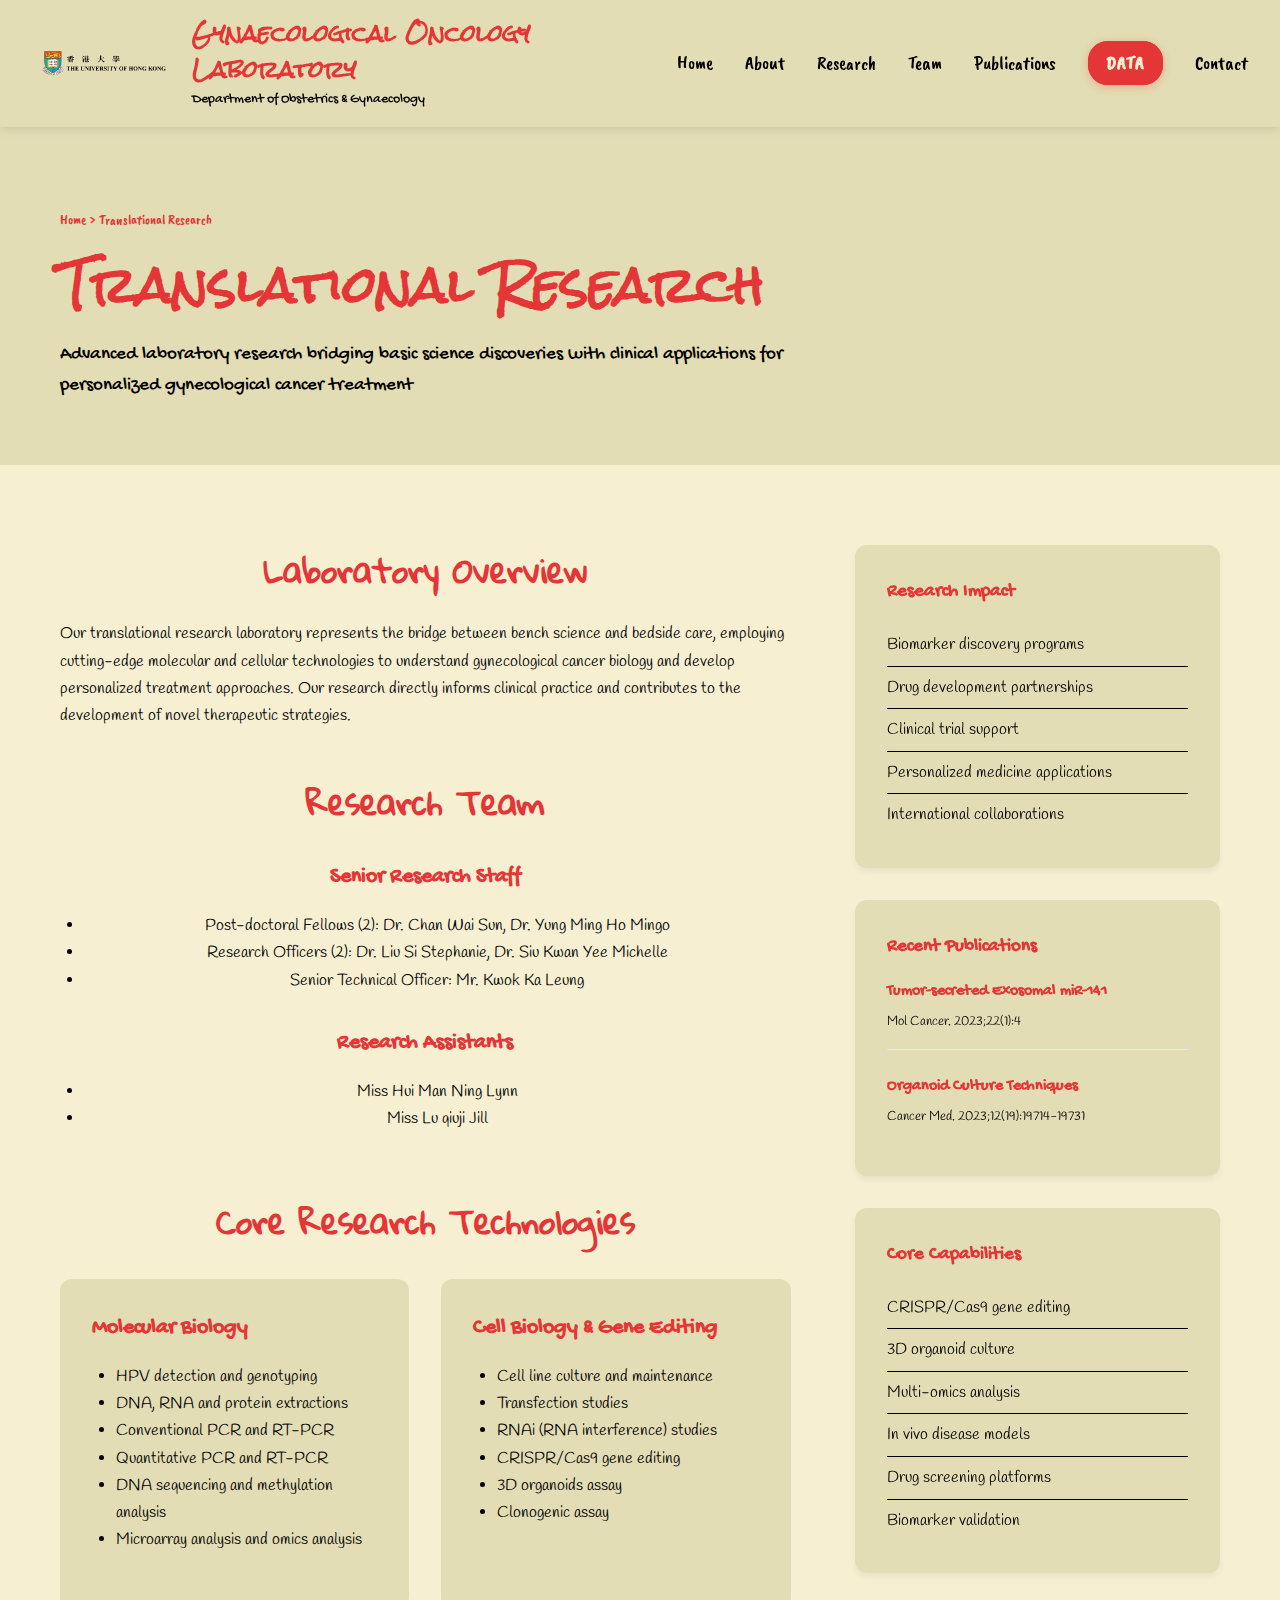
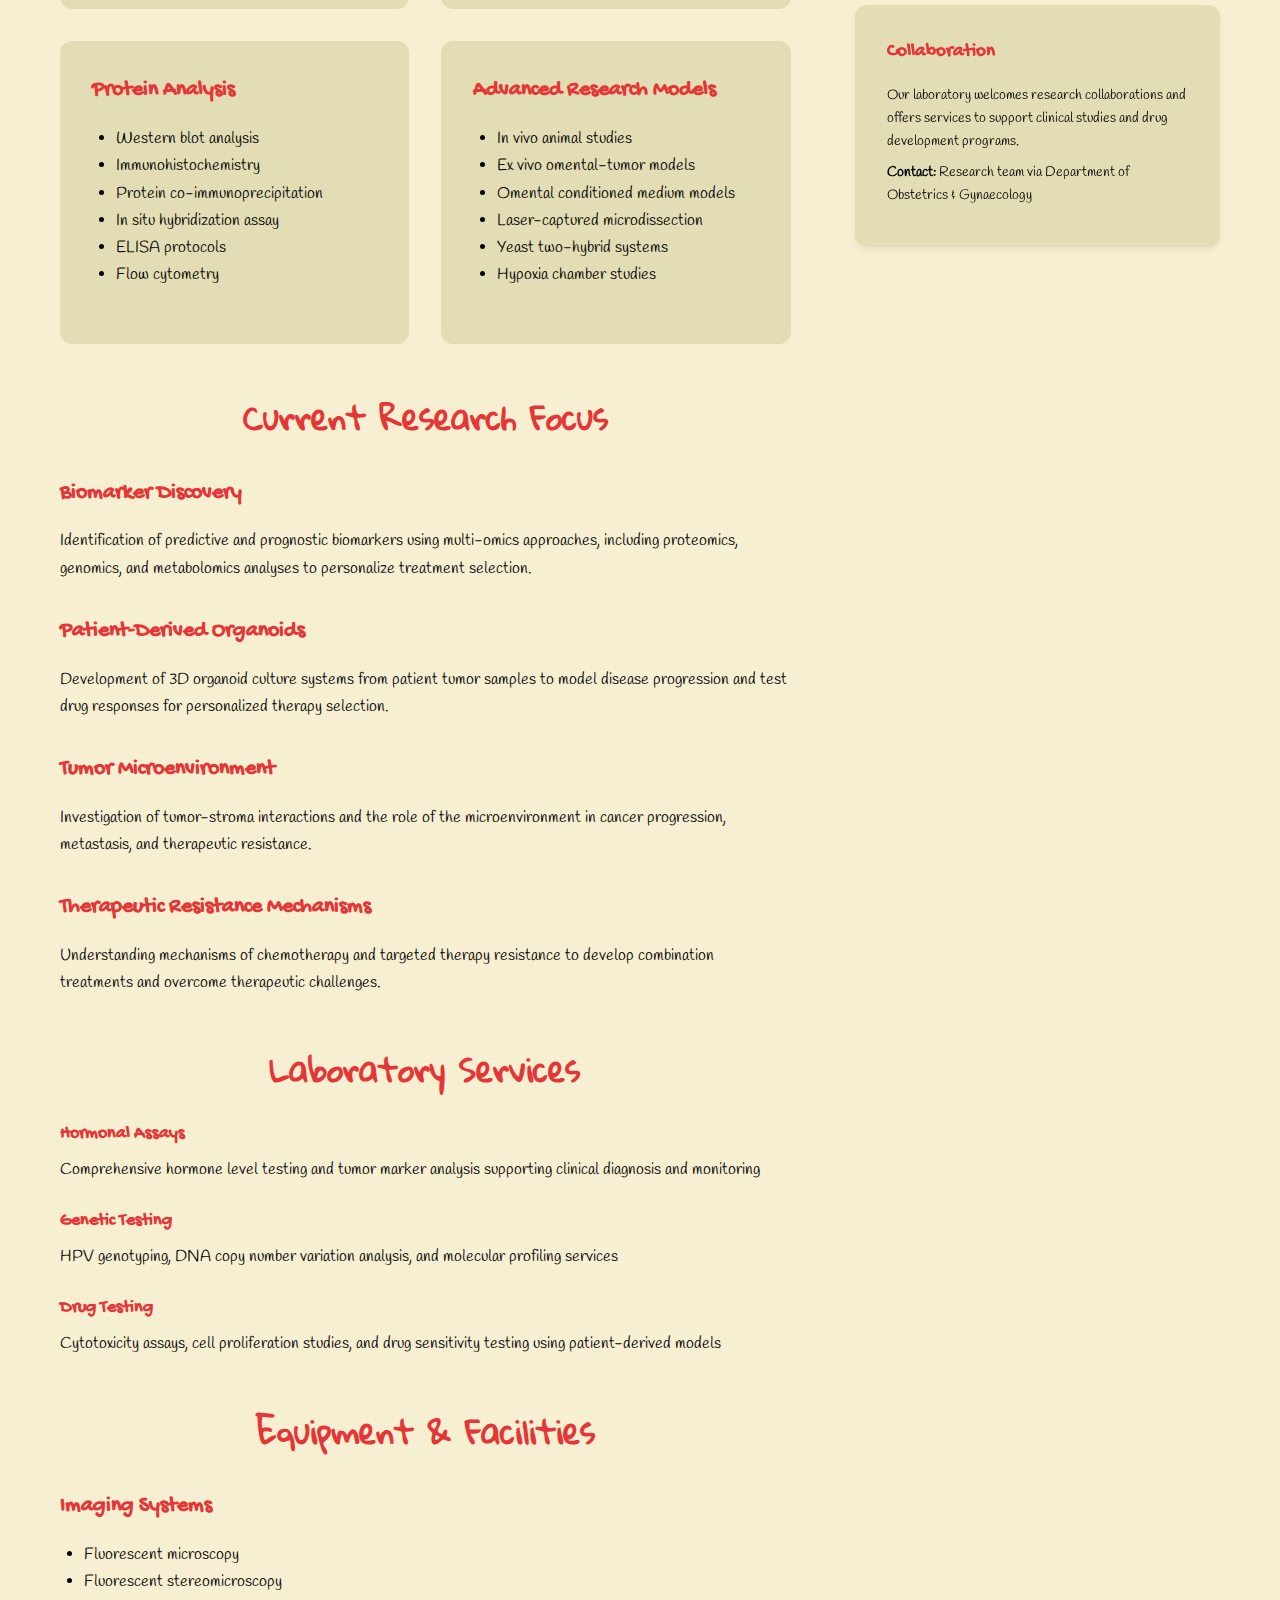
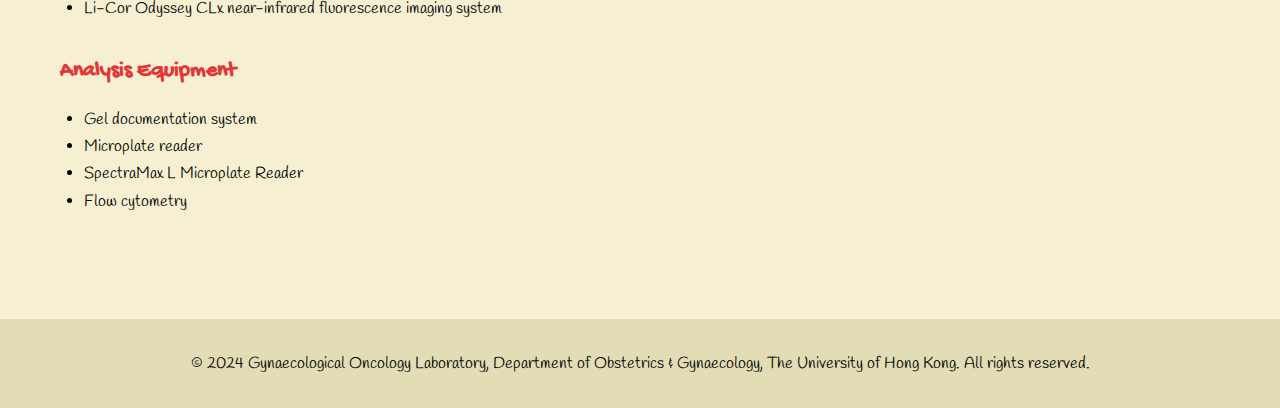
<file: translational-research.html>
<!DOCTYPE html>
<html lang="en">
<head>
    <meta charset="UTF-8">
    <meta name="viewport" content="width=device-width, initial-scale=1.0">
    <title>Translational Research - Gynaecological Oncology Laboratory, HKU</title>
    <link rel="stylesheet" href="styles.css">
    <link href="https://fonts.googleapis.com/css2?family=Rock+Salt&family=Gochi+Hand&family=Handlee:wght@400;700&family=Caveat+Brush&display=swap" rel="stylesheet">
</head>
<body>
    <header class="header">
        <nav class="nav">
            <div class="nav-brand">
                <img src="logo/HKU_bilingual_logo.png" alt="The University of Hong Kong" class="university-logo">
                <div class="lab-info">
                    <h1>Gynaecological Oncology Laboratory</h1>
                    <p class="dept-name">Department of Obstetrics & Gynaecology</p>
                </div>
            </div>
            <ul class="nav-menu">
                <li><a href="index.html">Home</a></li>
                <li><a href="index.html#about">About</a></li>
                <li><a href="index.html#research">Research</a></li>
                <li><a href="team.html">Team</a></li>
                <li><a href="index.html#publications">Publications</a></li>
                <li><a href="https://l740-data-appgit-yu37ma9tytkp6uvydcmvl2.streamlit.app/" target="_blank" class="data-exploration-btn">Data</a></li>
                <li><a href="index.html#contact">Contact</a></li>
            </ul>
        </nav>
    </header>

    <main>
        <section class="hero-subpage">
            <div class="container">
                <div class="breadcrumb">
                    <a href="index.html">Home</a> > <span>Translational Research</span>
                </div>
                <h1>Translational Research</h1>
                <p class="subpage-subtitle">Advanced laboratory research bridging basic science discoveries with clinical applications for personalized gynecological cancer treatment</p>
            </div>
        </section>

        <section class="section">
            <div class="container">
                <div class="content-layout">
                    <div class="main-content">
                        <h2 class="gloria-title">Laboratory Overview</h2>
                        <p>Our translational research laboratory represents the bridge between bench science and bedside care, employing cutting-edge molecular and cellular technologies to understand gynecological cancer biology and develop personalized treatment approaches. Our research directly informs clinical practice and contributes to the development of novel therapeutic strategies.</p>

                        <h2 class="gloria-title">Research Team</h2>
                        <div class="team-overview">
                            <div class="team-category">
                                <h3>Senior Research Staff</h3>
                                <ul>
                                    <li>Post-doctoral Fellows (2): Dr. Chan Wai Sun, Dr. Yung Ming Ho Mingo</li>
                                    <li>Research Officers (2): Dr. Liu Si Stephanie, Dr. Siu Kwan Yee Michelle</li>
                                    <li>Senior Technical Officer: Mr. Kwok Ka Leung</li>
                                </ul>
                            </div>
                            <div class="team-category">
                                <h3>Research Assistants</h3>
                                <ul>
                                    <li>Miss Hui Man Ning Lynn</li>
                                    <li>Miss Lu qiuji Jill</li>
                                </ul>
                            </div>
                        </div>

                        <h2 class="gloria-title">Core Research Technologies</h2>
                        <div class="research-areas">
                            <div class="research-area">
                                <h3>Molecular Biology</h3>
                                <ul>
                                    <li>HPV detection and genotyping</li>
                                    <li>DNA, RNA and protein extractions</li>
                                    <li>Conventional PCR and RT-PCR</li>
                                    <li>Quantitative PCR and RT-PCR</li>
                                    <li>DNA sequencing and methylation analysis</li>
                                    <li>Microarray analysis and omics analysis</li>
                                </ul>
                            </div>
                            <div class="research-area">
                                <h3>Cell Biology & Gene Editing</h3>
                                <ul>
                                    <li>Cell line culture and maintenance</li>
                                    <li>Transfection studies</li>
                                    <li>RNAi (RNA interference) studies</li>
                                    <li>CRISPR/Cas9 gene editing</li>
                                    <li>3D organoids assay</li>
                                    <li>Clonogenic assay</li>
                                </ul>
                            </div>
                            <div class="research-area">
                                <h3>Protein Analysis</h3>
                                <ul>
                                    <li>Western blot analysis</li>
                                    <li>Immunohistochemistry</li>
                                    <li>Protein co-immunoprecipitation</li>
                                    <li>In situ hybridization assay</li>
                                    <li>ELISA protocols</li>
                                    <li>Flow cytometry</li>
                                </ul>
                            </div>
                            <div class="research-area">
                                <h3>Advanced Research Models</h3>
                                <ul>
                                    <li>In vivo animal studies</li>
                                    <li>Ex vivo omental-tumor models</li>
                                    <li>Omental conditioned medium models</li>
                                    <li>Laser-captured microdissection</li>
                                    <li>Yeast two-hybrid systems</li>
                                    <li>Hypoxia chamber studies</li>
                                </ul>
                            </div>
                        </div>

                        <h2 class="gloria-title">Current Research Focus</h2>
                        <div class="research-projects">
                            <div class="project-item">
                                <h3>Biomarker Discovery</h3>
                                <p>Identification of predictive and prognostic biomarkers using multi-omics approaches, including proteomics, genomics, and metabolomics analyses to personalize treatment selection.</p>
                            </div>
                            <div class="project-item">
                                <h3>Patient-Derived Organoids</h3>
                                <p>Development of 3D organoid culture systems from patient tumor samples to model disease progression and test drug responses for personalized therapy selection.</p>
                            </div>
                            <div class="project-item">
                                <h3>Tumor Microenvironment</h3>
                                <p>Investigation of tumor-stroma interactions and the role of the microenvironment in cancer progression, metastasis, and therapeutic resistance.</p>
                            </div>
                            <div class="project-item">
                                <h3>Therapeutic Resistance Mechanisms</h3>
                                <p>Understanding mechanisms of chemotherapy and targeted therapy resistance to develop combination treatments and overcome therapeutic challenges.</p>
                            </div>
                        </div>

                        <h2 class="gloria-title">Laboratory Services</h2>
                        <div class="services-grid">
                            <div class="service-item">
                                <h4>Hormonal Assays</h4>
                                <p>Comprehensive hormone level testing and tumor marker analysis supporting clinical diagnosis and monitoring</p>
                            </div>
                            <div class="service-item">
                                <h4>Genetic Testing</h4>
                                <p>HPV genotyping, DNA copy number variation analysis, and molecular profiling services</p>
                            </div>
                            <div class="service-item">
                                <h4>Drug Testing</h4>
                                <p>Cytotoxicity assays, cell proliferation studies, and drug sensitivity testing using patient-derived models</p>
                            </div>
                        </div>

                        <h2 class="gloria-title">Equipment & Facilities</h2>
                        <div class="equipment-list">
                            <div class="equipment-category">
                                <h3>Imaging Systems</h3>
                                <ul>
                                    <li>Fluorescent microscopy</li>
                                    <li>Fluorescent stereomicroscopy</li>
                                    <li>Li-Cor Odyssey CLx near-infrared fluorescence imaging system</li>
                                </ul>
                            </div>
                            <div class="equipment-category">
                                <h3>Analysis Equipment</h3>
                                <ul>
                                    <li>Gel documentation system</li>
                                    <li>Microplate reader</li>
                                    <li>SpectraMax L Microplate Reader</li>
                                    <li>Flow cytometry</li>
                                </ul>
                            </div>
                        </div>
                    </div>

                    <div class="sidebar">
                        <div class="sidebar-card">
                            <h3>Research Impact</h3>
                            <ul>
                                <li>Biomarker discovery programs</li>
                                <li>Drug development partnerships</li>
                                <li>Clinical trial support</li>
                                <li>Personalized medicine applications</li>
                                <li>International collaborations</li>
                            </ul>
                        </div>

                        <div class="sidebar-card">
                            <h3>Recent Publications</h3>
                            <div class="publication-item">
                                <h4>Tumor-secreted Exosomal miR-141</h4>
                                <p>Mol Cancer. 2023;22(1):4</p>
                            </div>
                            <div class="publication-item">
                                <h4>Organoid Culture Techniques</h4>
                                <p>Cancer Med. 2023;12(19):19714-19731</p>
                            </div>
                        </div>

                        <div class="sidebar-card">
                            <h3>Core Capabilities</h3>
                            <ul>
                                <li>CRISPR/Cas9 gene editing</li>
                                <li>3D organoid culture</li>
                                <li>Multi-omics analysis</li>
                                <li>In vivo disease models</li>
                                <li>Drug screening platforms</li>
                                <li>Biomarker validation</li>
                            </ul>
                        </div>

                        <div class="sidebar-card">
                            <h3>Collaboration</h3>
                            <p>Our laboratory welcomes research collaborations and offers services to support clinical studies and drug development programs.</p>
                            <p><strong>Contact:</strong> Research team via Department of Obstetrics & Gynaecology</p>
                        </div>
                    </div>
                </div>
            </div>
        </section>
    </main>

    <footer class="footer">
        <div class="container">
            <p>&copy; 2024 Gynaecological Oncology Laboratory, Department of Obstetrics & Gynaecology, The University of Hong Kong. All rights reserved.</p>
        </div>
    </footer>

    <script src="script.js"></script>
</body>
</html>
</file>
<file: styles.css>
/* Import Google Fonts */
@import url('https://fonts.googleapis.com/css2?family=Rock+Salt&family=Gochi+Hand&family=Handlee:wght@400;700&family=Caveat+Brush&family=Gloria+Hallelujah&display=swap');

/* Reset and base styles */
* {
    margin: 0;
    padding: 0;
    box-sizing: border-box;
}

body {
    font-family: 'Handlee', cursive;
    line-height: 1.6;
    color: #000000;
    background-color: #F6EFD2;
}

.container {
    max-width: 1200px;
    margin: 0 auto;
    padding: 0 20px;
}

/* Header and Navigation */
.header {
    background: #E2DDB4;
    box-shadow: 0 2px 10px rgba(0,0,0,0.1);
    position: fixed;
    width: 100%;
    top: 0;
    z-index: 1000;
}

.nav {
    display: flex;
    justify-content: space-between;
    align-items: center;
    padding: 1rem 2rem;
}

.nav-brand {
    display: flex;
    align-items: center;
    gap: 1rem;
}

.university-logo {
    height: 50px;
    width: auto;
}

.lab-info h1 {
    font-family: 'Rock Salt', cursive;
    color: #E43636;
    font-size: 1.4rem;
    font-weight: 700;
    margin: 0;
}

.dept-name {
    font-family: 'Gochi Hand', cursive;
    color: #000000;
    font-size: 0.9rem;
    margin: 0;
    font-weight: 500;
}

.nav-menu {
    display: flex;
    list-style: none;
    gap: 2rem;
}

.nav-menu a {
    font-family: 'Caveat Brush', cursive;
    font-size: 1.2rem;
    text-decoration: none;
    color: #000000;
    font-weight: 500;
    transition: color 0.3s ease;
}

.nav-menu a:hover {
    color: #E43636;
}

/* Data Exploration Button Special Styling */
.data-exploration-btn {
    background: #E43636 !important;
    color: #F6EFD2 !important;
    padding: 8px 16px !important;
    border-radius: 20px !important;
    font-family: 'Caveat Brush', cursive !important;
    font-weight: 700 !important;
    text-transform: uppercase !important;
    letter-spacing: 1px !important;
    box-shadow: 0 2px 8px rgba(228, 54, 54, 0.3) !important;
    transition: all 0.3s ease !important;
    border: 2px solid #E43636 !important;
}

.data-exploration-btn:hover {
    background: #F6EFD2 !important;
    color: #E43636 !important;
    transform: translateY(-2px) !important;
    box-shadow: 0 4px 12px rgba(228, 54, 54, 0.4) !important;
}

/* Hero Section */
.hero {
    background: #E2DDB4;
    color: #000000;
    padding: 8rem 0 4rem;
    text-align: center;
    margin-top: 80px;
}

.hero h2 {
    font-family: 'Rock Salt', cursive;
    font-size: 3.5rem;
    font-weight: 700;
    margin-bottom: 1rem;
    color: #E43636;
}

.hku-emblem {
    height:0px;
    width: auto;
    filter: brightness(0) invert(1);
}

.dept-logo {
    height: 80px;
    width: auto;
    filter: brightness(0) invert(1);
}

.hero-subtitle {
    font-family: 'Gochi Hand', cursive;
    font-size: 1.2rem;
    margin-bottom: 1rem;
    color: #E43636;
    line-height: 1.8;
}

.hero-description {
    font-family: 'Handlee', cursive;
    font-size: 1rem;
    margin-bottom: 2rem;
    color: #000000;
    max-width: 800px;
    margin-left: auto;
    margin-right: auto;
}

.hero-buttons {
    display: flex;
    gap: 1rem;
    justify-content: center;
    flex-wrap: wrap;
}

/* Buttons */
.btn {
    font-family: 'Caveat Brush', cursive;
    display: inline-block;
    padding: 12px 24px;
    border-radius: 6px;
    text-decoration: none;
    font-weight: 600;
    transition: all 0.3s ease;
    border: none;
    cursor: pointer;
}

.btn-primary {
    background: #E43636;
    color: #F6EFD2;
}

.btn-primary:hover {
    background: #000000;
    transform: translateY(-2px);
}

.btn-secondary {
    background: transparent;
    color: #000000;
    border: 2px solid #000000;
}

.btn-secondary:hover {
    background: #000000;
    color: #F6EFD2;
}

/* Sections */
.section {
    padding: 5rem 0;
}

.bg-light {
    background-color: #F6EFD2;
}

.section h2 {
    font-family: 'Rock Salt', cursive;
    font-size: 2.5rem;
    text-align: center;
    margin-bottom: 3rem;
    color: #E43636;
}

.section h2.gloria-title {
    font-family: 'Gloria Hallelujah', cursive;
}

/* About Section */
.about-content p {
    font-family: 'Handlee', cursive;
    font-size: 1.1rem;
    text-align: center;
    margin-bottom: 3rem;
    color: #000000;
    max-width: 800px;
    margin-left: auto;
    margin-right: auto;
}

.stats {
    display: grid;
    grid-template-columns: repeat(auto-fit, minmax(200px, 1fr));
    gap: 2rem;
    text-align: center;
}

.stat h3 {
    font-family: 'Caveat Brush', cursive;
    font-size: 2.5rem;
    color: #E43636;
    font-weight: 700;
    margin-bottom: 0.5rem;
}

.stat p {
    font-family: 'Handlee', cursive;
    color: #000000;
    font-weight: 500;
}

/* Research Grid */
.research-grid {
    display: grid;
    grid-template-columns: repeat(auto-fit, minmax(300px, 1fr));
    gap: 2rem;
}

.research-card-link {
    text-decoration: none;
    color: inherit;
    display: block;
}

.research-card {
    background: #E2DDB4;
    padding: 2rem;
    border-radius: 12px;
    box-shadow: 0 4px 6px rgba(0,0,0,0.05);
    transition: transform 0.3s ease, box-shadow 0.3s ease;
    cursor: pointer;
    position: relative;
    height: 100%;
    display: flex;
    flex-direction: column;
}

.research-card:hover {
    transform: translateY(-4px);
    box-shadow: 0 8px 25px rgba(0,0,0,0.1);
}

.research-card h3 {
    font-family: 'Gochi Hand', cursive;
    color: #E43636;
    margin-bottom: 1rem;
    font-size: 1.3rem;
}

.research-card p {
    font-family: 'Handlee', cursive;
    color: #000000;
    line-height: 1.6;
    flex-grow: 1;
}

.learn-more {
    font-family: 'Caveat Brush', cursive;
    color: #E43636;
    font-weight: 600;
    font-size: 0.9rem;
    margin-top: 1rem;
    display: inline-block;
    transition: color 0.3s ease;
}

.research-card:hover .learn-more {
    color: #000000;
}

/* Team Grid */
.team-grid {
    display: grid;
    grid-template-columns: repeat(auto-fit, minmax(250px, 1fr));
    gap: 2rem;
}

.team-member {
    text-align: center;
    padding: 2rem;
}

.member-photo {
    width: 120px;
    height: 120px;
    border-radius: 50%;
    background: linear-gradient(135deg, #667eea 0%, #764ba2 100%);
    margin: 0 auto 1rem;
}

.team-member h3 {
    font-family: 'Gochi Hand', cursive;
    color: #E43636;
    margin-bottom: 0.5rem;
}

.team-member p {
    font-family: 'Handlee', cursive;
    color: #000000;
}

.team-collaborators {
    margin-top: 3rem;
    text-align: center;
    padding: 2rem;
    background: #E2DDB4;
    border-radius: 12px;
}

.team-collaborators h3 {
    font-family: 'Gochi Hand', cursive;
    color: #E43636;
    margin-bottom: 1rem;
    font-size: 1.5rem;
}

.team-collaborators p {
    font-family: 'Handlee', cursive;
    color: #000000;
    font-size: 1.1rem;
    max-width: 600px;
    margin: 0 auto;
}

/* Publications */
.publications-list {
    max-width: 800px;
    margin: 0 auto;
}

.publication {
    padding: 2rem;
    border-left: 4px solid #E43636;
    margin-bottom: 2rem;
    background: #E2DDB4;
    border-radius: 0 8px 8px 0;
}

.publication h3 {
    font-family: 'Gochi Hand', cursive;
    color: #E43636;
    margin-bottom: 0.5rem;
}

.authors {
    font-family: 'Handlee', cursive;
    color: #000000;
    font-style: italic;
    margin-bottom: 0.25rem;
}

.journal {
    font-family: 'Caveat Brush', cursive;
    color: #000000;
    font-size: 0.9rem;
}

/* Contact Section */
.contact-content {
    display: grid;
    grid-template-columns: repeat(auto-fit, minmax(300px, 1fr));
    gap: 4rem;
    max-width: 900px;
    margin: 0 auto;
}

.contact-info h3 {
    font-family: 'Gochi Hand', cursive;
    color: #E43636;
    margin-bottom: 1rem;
}

.contact-info p {
    font-family: 'Handlee', cursive;
    color: #000000;
    margin-bottom: 0.5rem;
}

.contact-form {
    background: #E2DDB4;
    padding: 2rem;
    border-radius: 12px;
}

.contact-form input,
.contact-form textarea {
    font-family: 'Handlee', cursive;
    width: 100%;
    padding: 12px;
    margin-bottom: 1rem;
    border: 1px solid #000000;
    border-radius: 6px;
    background-color: #F6EFD2;
    color: #000000;
}

.contact-form input:focus,
.contact-form textarea:focus {
    outline: none;
    border-color: #E43636;
    box-shadow: 0 0 0 3px rgba(228, 54, 54, 0.1);
}

/* Footer */
.footer {
    background: #E2DDB4;
    color: #000000;
    text-align: center;
    padding: 2rem 0;
}

.footer p {
    font-family: 'Handlee', cursive;
    color: #000000;
}

/* Responsive Design */
@media (max-width: 768px) {
    .nav {
        flex-direction: column;
        gap: 1rem;
    }

    .nav-brand {
        flex-direction: column;
        text-align: center;
        gap: 0.5rem;
    }

    .university-logo {
        height: 40px;
    }

    .lab-info h1 {
        font-size: 1.2rem;
    }

    .nav-menu {
        gap: 1rem;
    }

    .hero-logos {
        gap: 2rem;
    }

    .hku-emblem,
    .dept-logo {
        height: 60px;
    }

    .hero {
        padding: 6rem 0 3rem;
    }

    .hero h2 {
        font-size: 2.5rem;
    }

    .hero-buttons {
        flex-direction: column;
        align-items: center;
    }

    .section {
        padding: 3rem 0;
    }

    .section h2 {
        font-size: 2rem;
    }

    .contact-content {
        grid-template-columns: 1fr;
        gap: 2rem;
    }
}

/* Sub-page Styles */
.hero-subpage {
    background: #E2DDB4;
    color: #000000;
    padding: 8rem 0 4rem;
    margin-top: 80px;
}

.breadcrumb {
    font-family: 'Caveat Brush', cursive;
    margin-bottom: 1rem;
    font-size: 0.9rem;
    color: #E43636;
}

.breadcrumb a {
    color: #E43636;
    text-decoration: none;
}

.breadcrumb a:hover {
    text-decoration: underline;
}

.hero-subpage h1 {
    font-family: 'Rock Salt', cursive;
    font-size: 3rem;
    font-weight: 700;
    margin-bottom: 1rem;
    color: #E43636;
}

.subpage-subtitle {
    font-family: 'Gochi Hand', cursive;
    font-size: 1.2rem;
    color: #000000;
    max-width: 800px;
}

.content-layout {
    display: grid;
    grid-template-columns: 2fr 1fr;
    gap: 4rem;
}

.main-content h2 {
    font-family: 'Rock Salt', cursive;
    color: #E43636;
    font-size: 2rem;
    margin-bottom: 1.5rem;
    margin-top: 3rem;
}

.main-content h2.gloria-title {
    font-family: 'Gloria Hallelujah', cursive;
}

.main-content h2:first-child {
    margin-top: 0;
}

.main-content h3 {
    font-family: 'Gochi Hand', cursive;
    color: #E43636;
    font-size: 1.4rem;
    margin-bottom: 1rem;
    margin-top: 2rem;
}

.main-content h4 {
    font-family: 'Gochi Hand', cursive;
    color: #E43636;
    font-size: 1.1rem;
    margin-bottom: 0.5rem;
}

.main-content p {
    font-family: 'Handlee', cursive;
    color: #000000;
    margin-bottom: 1.5rem;
    line-height: 1.7;
}

.main-content ul {
    font-family: 'Handlee', cursive;
    color: #000000;
    margin-bottom: 1.5rem;
    line-height: 1.7;
    padding-left: 1.5rem;
}

.stats-grid {
    display: grid;
    grid-template-columns: repeat(auto-fit, minmax(200px, 1fr));
    gap: 2rem;
    margin: 2rem 0;
}

.stat-card {
    background: #E2DDB4;
    padding: 2rem;
    border-radius: 12px;
    text-align: center;
    box-shadow: 0 4px 6px rgba(0,0,0,0.05);
}

.stat-card h3 {
    font-family: 'Caveat Brush', cursive;
    font-size: 2.5rem;
    color: #E43636;
    font-weight: 700;
    margin: 0 0 0.5rem 0;
}

.stat-card p {
    font-family: 'Handlee', cursive;
    color: #000000;
    font-weight: 500;
    margin: 0;
}

.staging-info {
    display: grid;
    grid-template-columns: repeat(auto-fit, minmax(250px, 1fr));
    gap: 1rem;
    margin: 2rem 0;
}

.stage-item {
    background: #E2DDB4;
    padding: 1rem;
    border-radius: 8px;
    border-left: 4px solid #E43636;
}

.research-areas {
    display: grid;
    grid-template-columns: repeat(auto-fit, minmax(300px, 1fr));
    gap: 2rem;
    margin: 2rem 0;
}

.research-area {
    background: #E2DDB4;
    padding: 2rem;
    border-radius: 12px;
}

.research-area h3 {
    font-family: 'Gochi Hand', cursive;
    color: #E43636;
    margin-top: 0;
}

.treatment-grid {
    display: grid;
    grid-template-columns: repeat(auto-fit, minmax(250px, 1fr));
    gap: 2rem;
    margin: 2rem 0;
}

.treatment-item {
    background: #E2DDB4;
    padding: 2rem;
    border-radius: 12px;
    box-shadow: 0 4px 6px rgba(0,0,0,0.05);
}

.treatment-item h4 {
    font-family: 'Gochi Hand', cursive;
    color: #E43636;
    margin-top: 0;
}

.sidebar {
    position: sticky;
    top: 100px;
    height: fit-content;
}

.sidebar-card {
    background: #E2DDB4;
    padding: 2rem;
    border-radius: 12px;
    box-shadow: 0 4px 6px rgba(0,0,0,0.05);
    margin-bottom: 2rem;
}

.sidebar-card h3 {
    font-family: 'Gochi Hand', cursive;
    color: #E43636;
    margin: 0 0 1rem 0;
    font-size: 1.2rem;
}

.sidebar-card ul {
    list-style: none;
    padding: 0;
    margin: 0;
}

.sidebar-card li {
    font-family: 'Handlee', cursive;
    color: #000000;
    padding: 0.5rem 0;
    border-bottom: 1px solid #000000;
}

.sidebar-card li:last-child {
    border-bottom: none;
}

.sidebar-card p {
    font-family: 'Handlee', cursive;
    color: #000000;
    margin: 0.5rem 0;
    font-size: 0.9rem;
}

.publication-item {
    margin-bottom: 1.5rem;
    padding-bottom: 1rem;
    border-bottom: 1px solid #e2e8f0;
}

.publication-item:last-child {
    border-bottom: none;
    margin-bottom: 0;
}

.publication-item h4 {
    font-family: 'Gochi Hand', cursive;
    color: #E43636;
    margin: 0 0 0.5rem 0;
    font-size: 1rem;
}

.publication-item p {
    font-family: 'Handlee', cursive;
    margin: 0;
    font-size: 0.8rem;
    color: #000000;
}

/* Responsive Design for Sub-pages */
@media (max-width: 1024px) {
    .content-layout {
        grid-template-columns: 1fr;
        gap: 2rem;
    }

    .sidebar {
        position: static;
    }
}

@media (max-width: 768px) {
    .hero-subpage h1 {
        font-size: 2.5rem;
    }

    .stats-grid {
        grid-template-columns: repeat(auto-fit, minmax(150px, 1fr));
    }

    .research-areas,
    .treatment-grid {
        grid-template-columns: 1fr;
    }

    .staging-info {
        grid-template-columns: 1fr;
    }
}

/* Team Page Styles */
.team-overview {
    text-align: center;
    margin-bottom: 4rem;
}

.team-overview p {
    font-family: 'Handlee', cursive;
    font-size: 1.1rem;
    color: #000000;
    max-width: 800px;
    margin: 0 auto;
    line-height: 1.7;
}

.team-section {
    margin-bottom: 5rem;
}

.team-section h2 {
    font-family: 'Rock Salt', cursive;
    color: #E43636;
    font-size: 2.2rem;
    text-align: center;
    margin-bottom: 3rem;
    border-bottom: 3px solid #E43636;
    padding-bottom: 1rem;
}

.team-section h2.gloria-title {
    font-family: 'Gloria Hallelujah', cursive;
}

.team-grid {
    display: grid;
    grid-template-columns: repeat(auto-fit, minmax(300px, 1fr));
    gap: 2rem;
    margin-bottom: 2rem;
}

.team-member {
    background: #E2DDB4;
    padding: 2rem;
    border-radius: 12px;
    box-shadow: 0 4px 6px rgba(0,0,0,0.05);
    text-align: center;
    transition: transform 0.3s ease, box-shadow 0.3s ease;
}

.team-member:hover {
    transform: translateY(-2px);
    box-shadow: 0 8px 25px rgba(0,0,0,0.1);
}

.member-photo {
    width: 120px;
    height: 120px;
    border-radius: 50%;
    margin: 0 auto 1.5rem;
    background: linear-gradient(135deg, #667eea 0%, #764ba2 100%);
}

.member-photo.professor {
    background: linear-gradient(135deg, #2563eb 0%, #1d4ed8 100%);
}

.member-photo.coordinator {
    background: linear-gradient(135deg, #059669 0%, #047857 100%);
}

.member-photo.lab-staff {
    background: linear-gradient(135deg, #dc2626 0%, #b91c1c 100%);
}

.member-photo.postdoc {
    background: linear-gradient(135deg, #7c3aed 0%, #6d28d9 100%);
}

.member-photo.phd {
    background: linear-gradient(135deg, #ea580c 0%, #c2410c 100%);
}

.team-member h3 {
    font-family: 'Gochi Hand', cursive;
    color: #E43636;
    font-size: 1.3rem;
    margin-bottom: 0.5rem;
}

.team-member .title {
    font-family: 'Caveat Brush', cursive;
    color: #E43636;
    font-weight: 600;
    font-size: 1rem;
    margin-bottom: 0.5rem;
}

.team-member .department {
    font-family: 'Handlee', cursive;
    color: #000000;
    font-size: 0.9rem;
    margin-bottom: 1rem;
    line-height: 1.4;
}

.team-member .expertise {
    font-family: 'Handlee', cursive;
    color: #E43636;
    font-size: 0.9rem;
    font-style: italic;
}

.recruitment-notice {
    background: #E2DDB4;
    border-left: 4px solid #E43636;
    padding: 2rem;
    border-radius: 8px;
    margin-top: 2rem;
}

.recruitment-notice h4 {
    font-family: 'Gochi Hand', cursive;
    color: #E43636;
    margin-bottom: 1rem;
}

.recruitment-notice p {
    font-family: 'Handlee', cursive;
    color: #000000;
    margin: 0;
}

.student-programs {
    display: grid;
    gap: 3rem;
}

.program-category {
    background: #E2DDB4;
    padding: 2rem;
    border-radius: 12px;
}

.program-category h3 {
    font-family: 'Gochi Hand', cursive;
    color: #E43636;
    margin-bottom: 1rem;
}

.program-category p {
    font-family: 'Handlee', cursive;
    color: #000000;
    margin-bottom: 1rem;
}

.program-category ul {
    font-family: 'Handlee', cursive;
    color: #000000;
    padding-left: 1.5rem;
}

.program-category li {
    margin-bottom: 0.5rem;
}

.current-students {
    margin-top: 2rem;
}

.current-students h4 {
    font-family: 'Gochi Hand', cursive;
    color: #E43636;
    margin-bottom: 1rem;
}

.student-grid {
    display: grid;
    grid-template-columns: repeat(auto-fit, minmax(250px, 1fr));
    gap: 1rem;
}

.student-project {
    background: #E2DDB4;
    padding: 1.5rem;
    border-radius: 8px;
    border-left: 4px solid #E43636;
}

.student-project h5 {
    font-family: 'Gochi Hand', cursive;
    color: #E43636;
    margin-bottom: 0.5rem;
}

.student-project p {
    font-family: 'Handlee', cursive;
    color: #000000;
    font-size: 0.9rem;
    margin: 0;
}

.alumni-section {
    background: #E2DDB4;
    padding: 3rem 2rem;
    border-radius: 12px;
}

.alumni-intro {
    font-family: 'Handlee', cursive;
    text-align: center;
    color: #000000;
    font-size: 1.1rem;
    margin-bottom: 3rem;
    max-width: 800px;
    margin-left: auto;
    margin-right: auto;
}

.alumni-categories {
    display: grid;
    grid-template-columns: repeat(auto-fit, minmax(300px, 1fr));
    gap: 2rem;
    margin-bottom: 3rem;
}

.alumni-category h3 {
    font-family: 'Gochi Hand', cursive;
    color: #E43636;
    margin-bottom: 1.5rem;
    font-size: 1.3rem;
}

.alumnus {
    background: #F6EFD2;
    padding: 1.5rem;
    border-radius: 8px;
    margin-bottom: 1.5rem;
    box-shadow: 0 2px 4px rgba(0,0,0,0.05);
}

.alumnus h4 {
    font-family: 'Gochi Hand', cursive;
    color: #E43636;
    margin-bottom: 0.5rem;
}

.alumnus p {
    font-family: 'Handlee', cursive;
    color: #000000;
    margin: 0;
    line-height: 1.5;
}

.alumnus em {
    font-family: 'Handlee', cursive;
    color: #E43636;
    font-size: 0.9rem;
}

.alumni-achievements {
    background: #F6EFD2;
    padding: 2rem;
    border-radius: 8px;
    border-left: 4px solid #E43636;
}

.alumni-achievements h3 {
    font-family: 'Gochi Hand', cursive;
    color: #E43636;
    margin-bottom: 1rem;
}

.alumni-achievements ul {
    font-family: 'Handlee', cursive;
    color: #000000;
    padding-left: 1.5rem;
}

.alumni-achievements li {
    margin-bottom: 0.5rem;
}

.collaborator-grid {
    display: grid;
    grid-template-columns: repeat(auto-fit, minmax(250px, 1fr));
    gap: 2rem;
}

.collaborator-category {
    background: #E2DDB4;
    padding: 2rem;
    border-radius: 12px;
    box-shadow: 0 4px 6px rgba(0,0,0,0.05);
}

.collaborator-category h3 {
    font-family: 'Gochi Hand', cursive;
    color: #E43636;
    margin-bottom: 1rem;
    font-size: 1.2rem;
}

.collaborator-category ul {
    list-style: none;
    padding: 0;
    margin: 0;
}

.collaborator-category li {
    font-family: 'Handlee', cursive;
    color: #000000;
    padding: 0.5rem 0;
    border-bottom: 1px solid #000000;
    font-size: 0.9rem;
}

.collaborator-category li:last-child {
    border-bottom: none;
}

/* Responsive Design for Team Page */
@media (max-width: 768px) {
    .team-section h2 {
        font-size: 1.8rem;
    }

    .team-grid {
        grid-template-columns: 1fr;
    }

    .alumni-categories {
        grid-template-columns: 1fr;
    }

    .collaborator-grid {
        grid-template-columns: 1fr;
    }

    .student-grid {
        grid-template-columns: 1fr;
    }
}

/* Smooth scrolling */
html {
    scroll-behavior: smooth;
}
</file>
